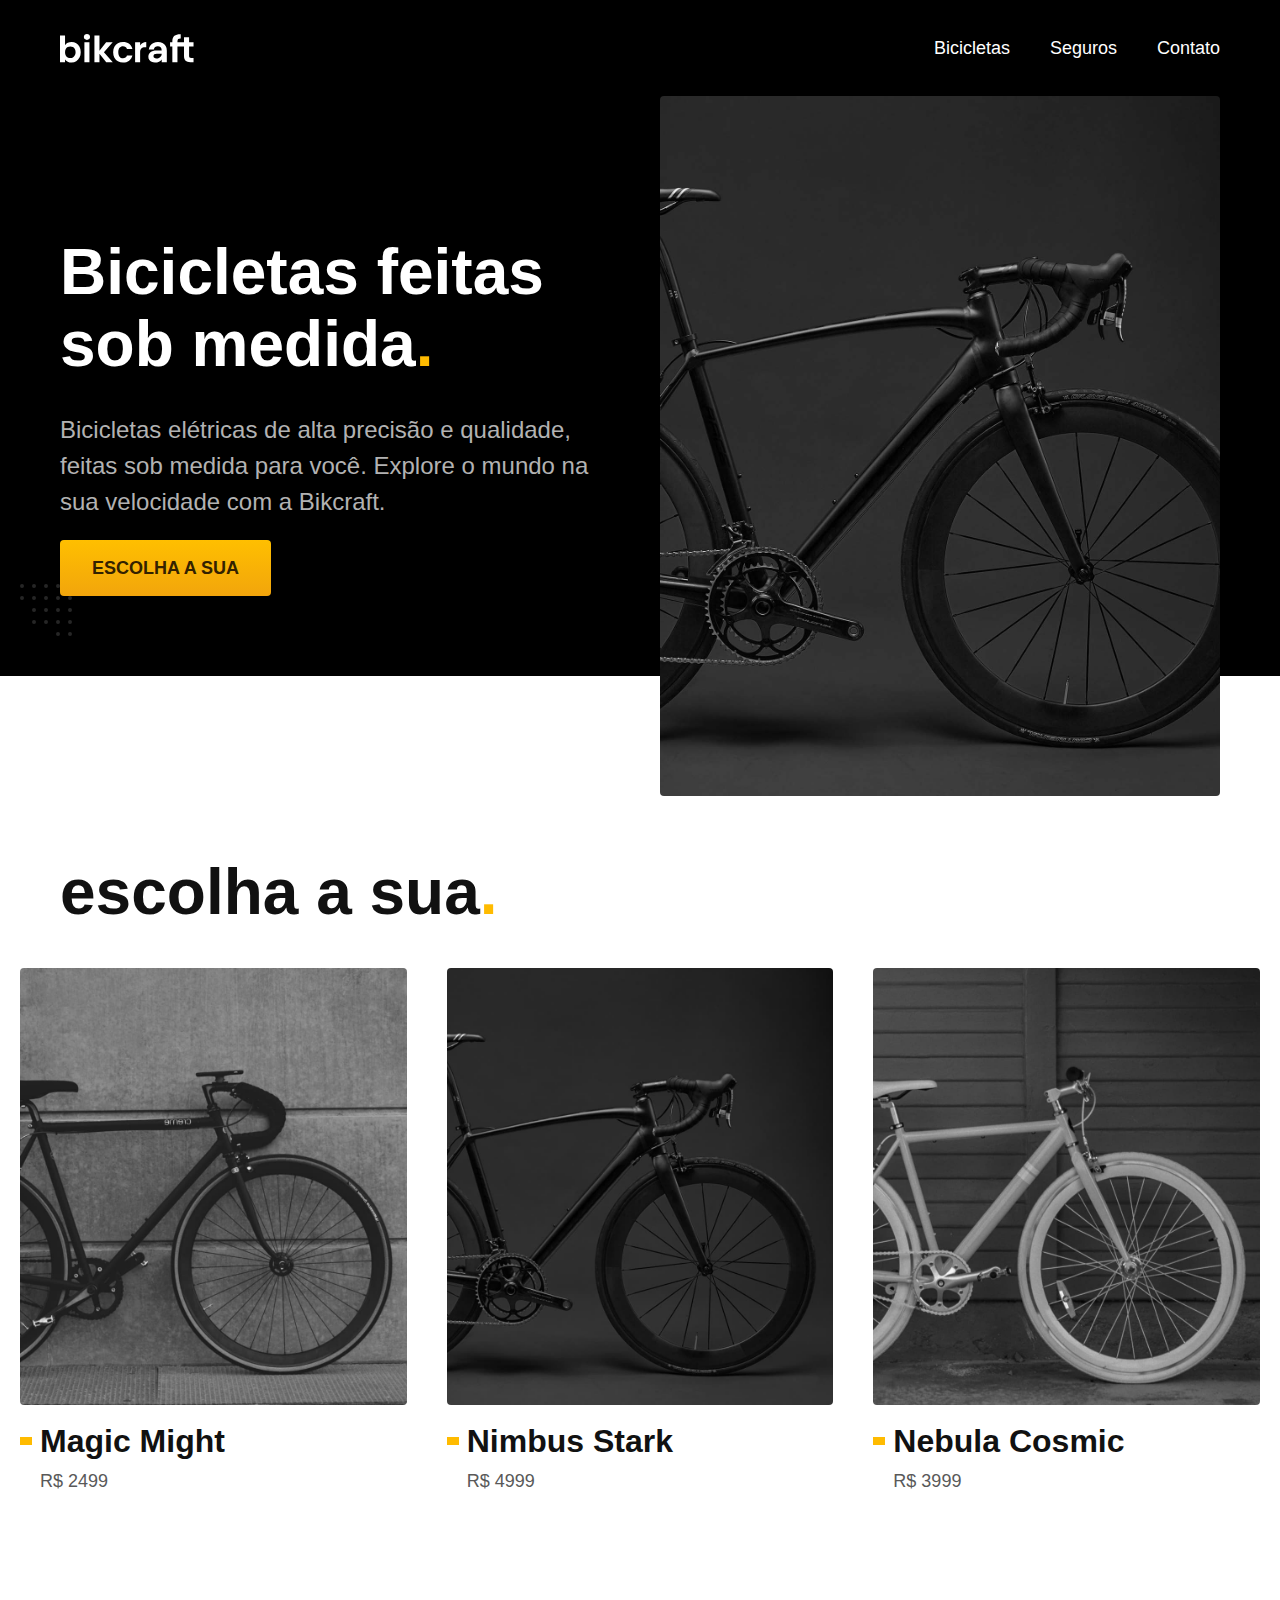
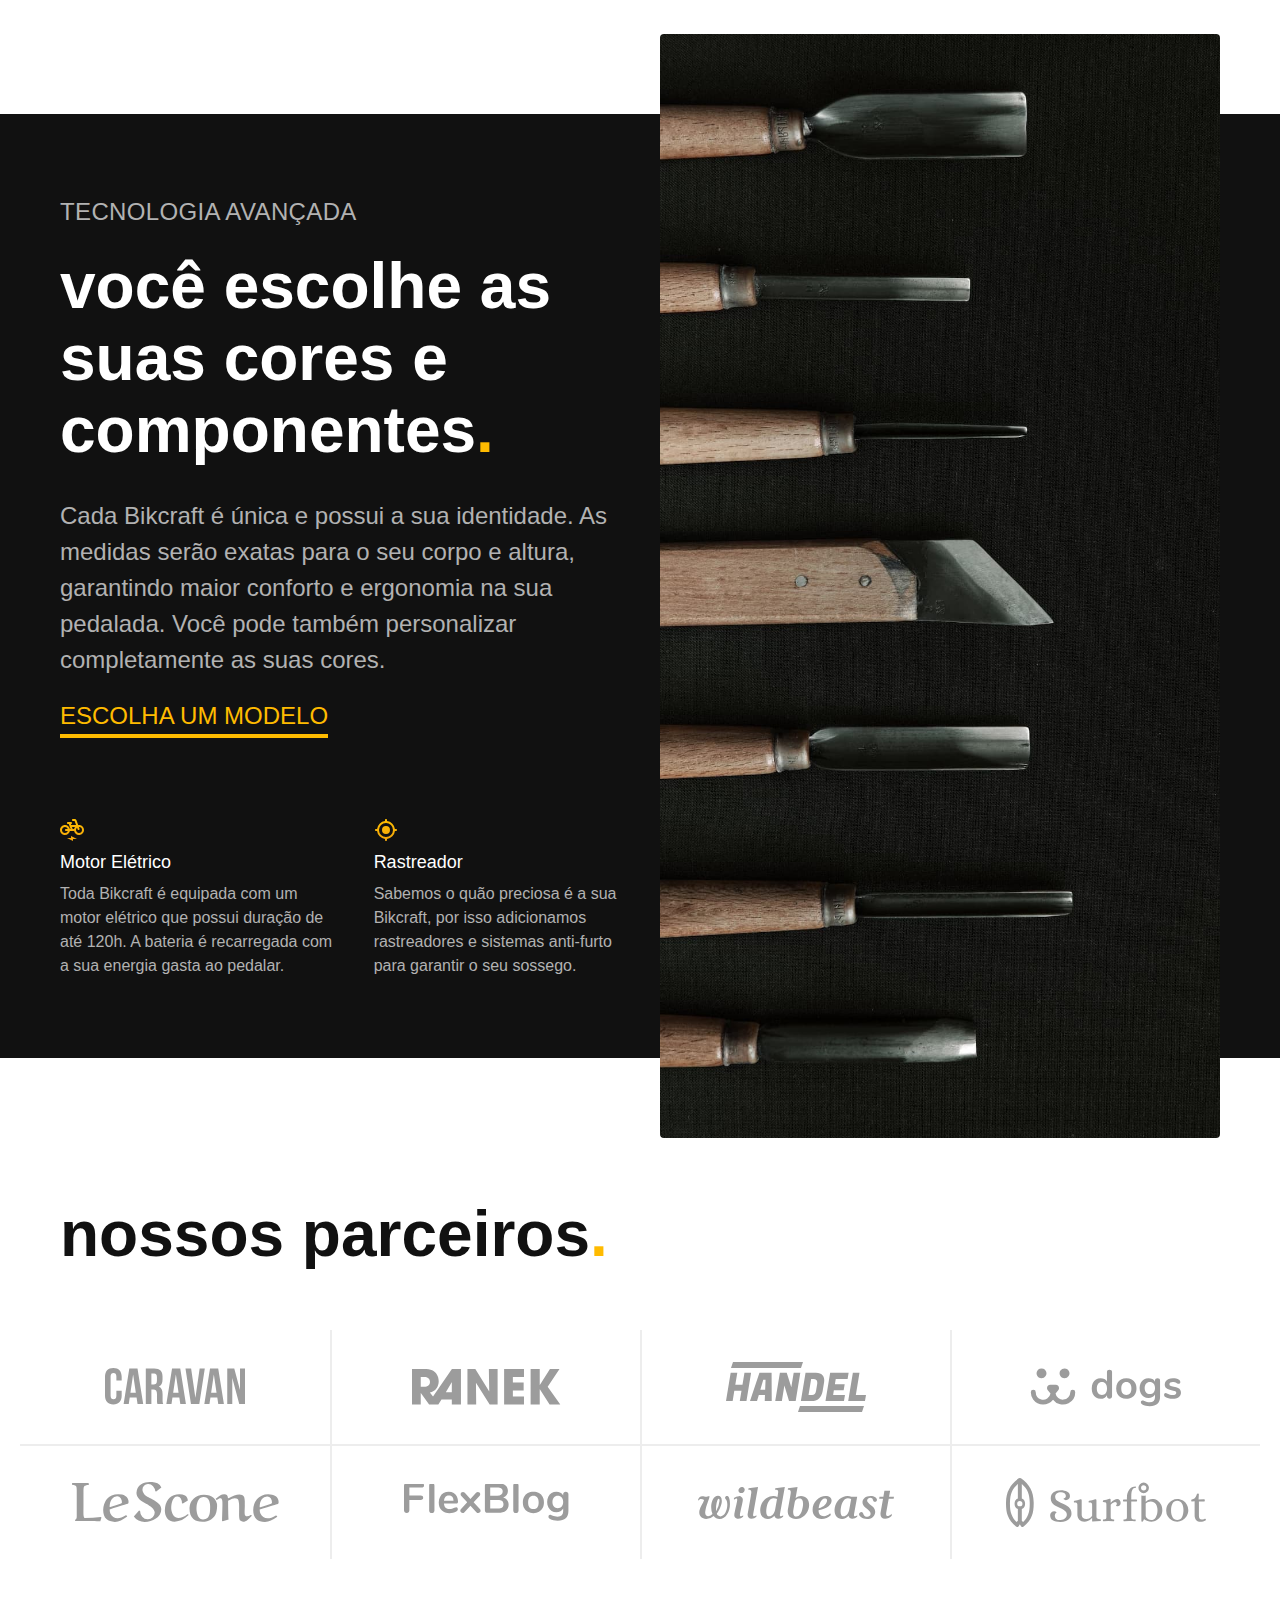
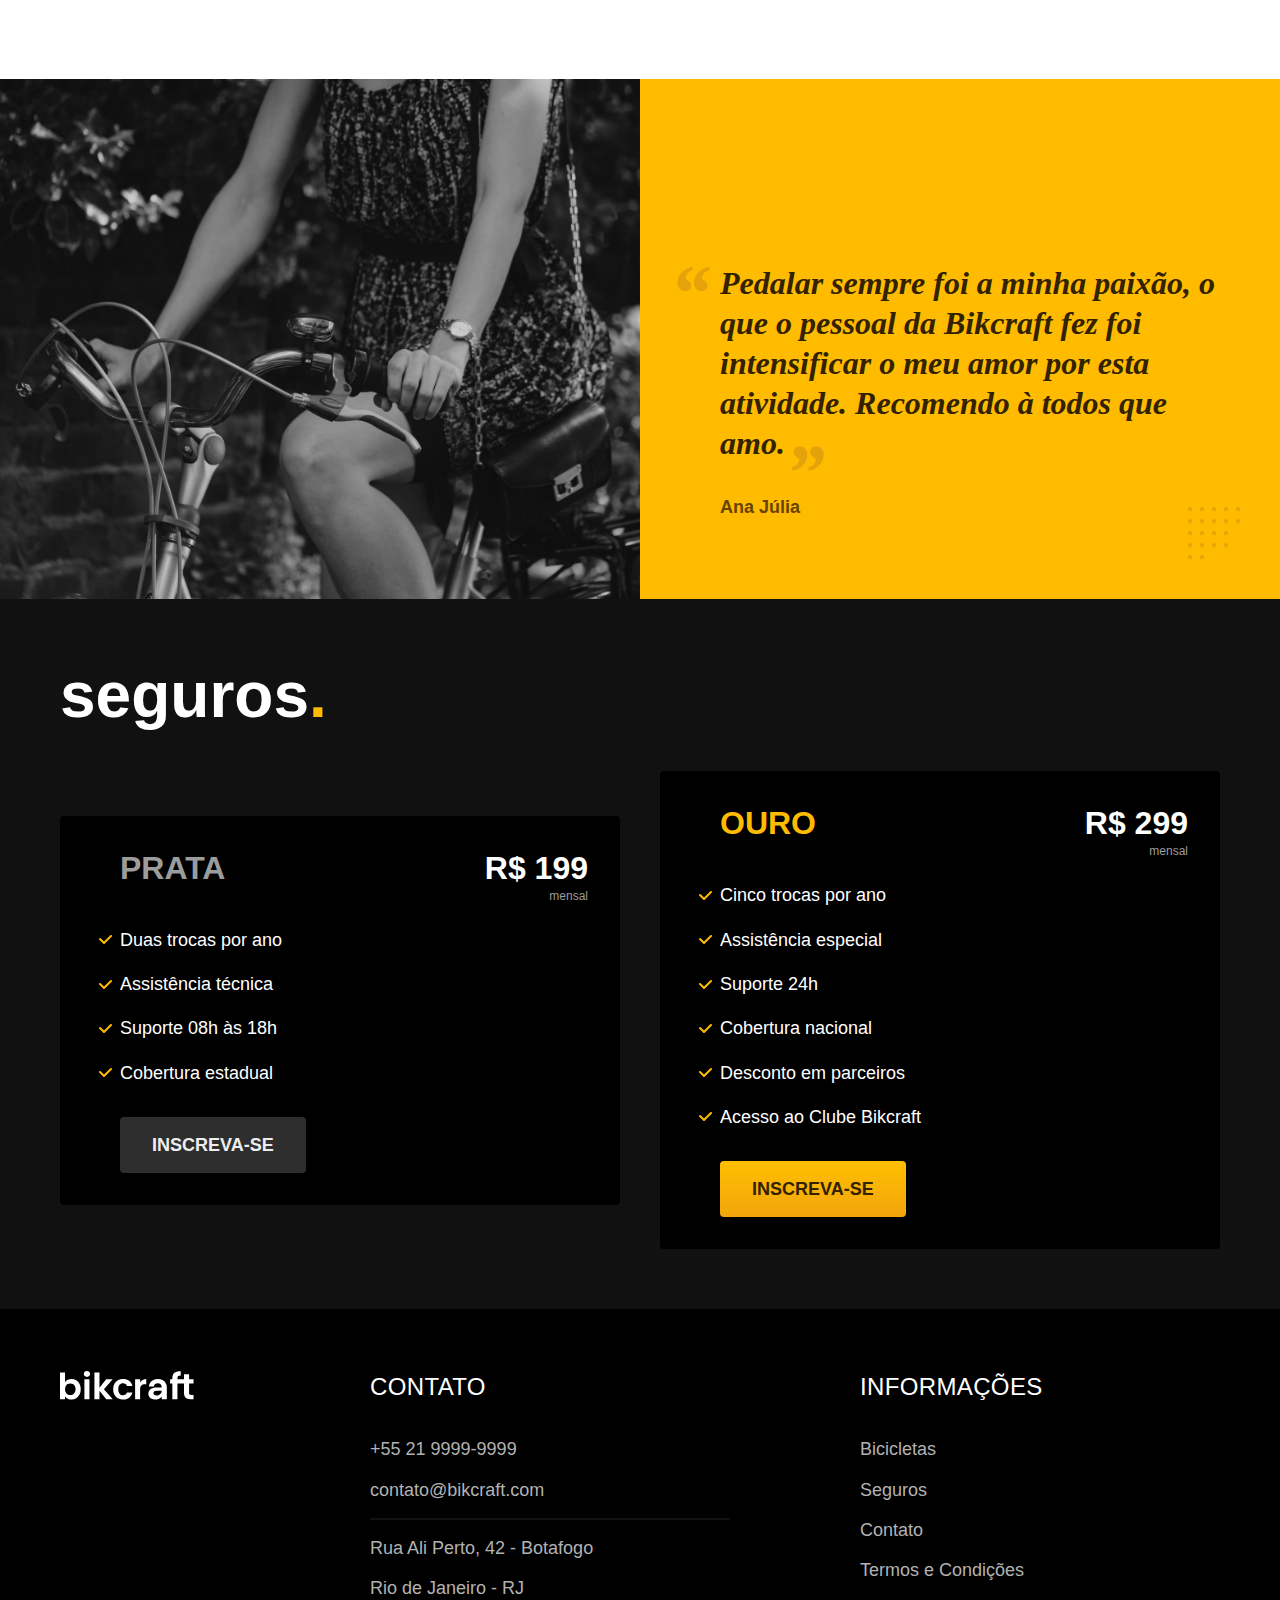
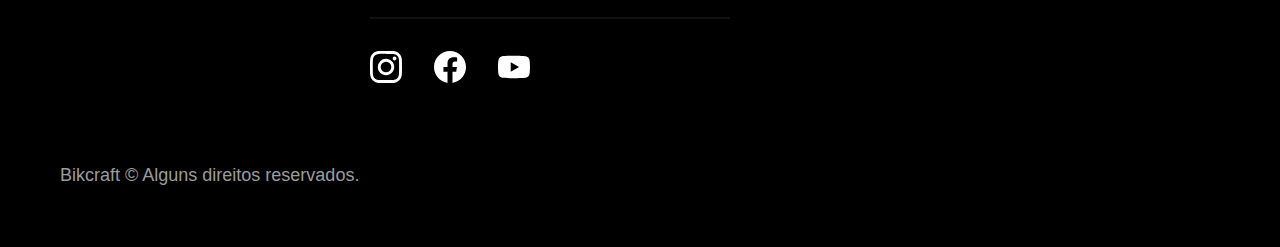
<file: index.html>
<!DOCTYPE html>
<html lang="pt-br">

<head>
  <meta charset="UTF-8">
  <meta name="viewport" content="width=device-width, initial-scale=1.0">

  <title>Bikcraft - Bicicletas Elétricas</title>
  <meta name="description" content="Bicicletas elétricas de alta precisão e qualidade, feitas sob medida para o cliente. Explore o mundo na sua velocidade com a Bikcraft.">

  <link rel="preload" href="./css/style.css" as="style">
  <link rel="stylesheet" href="./css/style.css">
</head>

<body>
  <header class="header-bg">
    <div class="header container">
      <a href="./">
        <img src="./img/bikcraft.svg" width="136" height="32" alt="Bikcraft">
      </a>

      <nav aria-label="primaria">
        <ul class="header-menu font-1-m cor-0">
          <li><a href="./bicicletas.html">Bicicletas</a></li>
          <li><a href="./seguros.html">Seguros</a></li>
          <li><a href="./contato.html">Contato</a></li>
        </ul>
      </nav>
    </div>
  </header>

  <main class="introducao-bg">
    <div class="introducao container">
      <div class="introducao-conteudo">
        <h1 class="font-1-xxl cor-0">Bicicletas feitas sob medida<span class="cor-p1">.</span></h1>
        <p class="font-2-l cor-5">Bicicletas elétricas de alta precisão e qualidade, feitas sob medida para você. Explore o mundo na sua velocidade com a Bikcraft.</p>
        <a class="botao" href="./bicicletas.html">Escolha a sua</a>
      </div>
      <picture>
        <source media="(max-width: 800px)" srcset="./img/bicicletas/nimbus.jpg">
        <img src="./img/fotos/introducao.jpg" width="1280" height="1600" alt="Bicicleta elétrica preta.">
      </picture>
    </div>
  </main>

  <article class="bicicletas-lista">
    <h2 class="container font-1-xxl">escolha a sua<span class="cor-p1">.</span></h2>

    <ul>
      <li>
        <a href="./bicicletas/magic.html">
          <img src="./img/bicicletas/magic-home.jpg" alt="Bicicleta preta" width="920" height="1040">
          <h3 class="font-1-xl">Magic Might</h3>
          <span class="font-2-m cor-8">R$ 2499</span>
        </a>
      </li>
      <li>
        <a href="./bicicletas/nimbus.html">
          <img src="./img/bicicletas/nimbus-home.jpg" alt="Bicicleta preta" width="920" height="1040">
          <h3 class="font-1-xl">Nimbus Stark</h3>
          <span class="font-2-m cor-8">R$ 4999</span>
        </a>
      </li>
      <li>
        <a href="./bicicletas/nebula.html">
          <img src="./img/bicicletas/nebula-home.jpg" alt="Bicicleta preta" width="920" height="1040">
          <h3 class="font-1-xl">Nebula Cosmic</h3>
          <span class="font-2-m cor-8">R$ 3999</span>
        </a>
      </li>
    </ul>
  </article>

  <article class="tecnologia-bg">
    <div class="tecnologia container">
      <div class="tecnologia-conteudo">
        <span class="font-2-l-b cor-5">Tecnologia Avançada</span>
        <h2 class="font-1-xxl cor-0">você escolhe as suas cores e componentes<span class="cor-p1">.</span></h2>
        <p class="font-2-l cor-5">Cada Bikcraft é única e possui a sua identidade. As medidas serão exatas para o seu corpo e altura, garantindo maior conforto e ergonomia na sua pedalada. Você pode também personalizar completamente as suas cores.</p>
        <a class="link" href="./bicicletas.html">Escolha um modelo</a>
        <div class="tecnologia-vantagens">
          <div>
            <img src="./img/icones/eletrica.svg" width="24" height="24" alt="">
            <h3 class="font-1-m cor-0">Motor Elétrico</h3>
            <p class="font-2-s cor-5">Toda Bikcraft é equipada com um motor elétrico que possui duração de até 120h. A bateria é recarregada com a sua energia gasta ao pedalar.</p>
          </div>
          <div>
            <img src="./img/icones/rastreador.svg" width="24" height="24" alt="">
            <h3 class="font-1-m cor-0">Rastreador</h3>
            <p class="font-2-s cor-5">Sabemos o quão preciosa é a sua Bikcraft, por isso adicionamos rastreadores e sistemas anti-furto para garantir o seu sossego.</p>
          </div>
        </div>
      </div>
      <div class="tecnologia-imagem">
        <img src="./img/fotos/tecnologia.jpg" width="1200" height="1920" alt="">
      </div>
    </div>
  </article>

  <section class="parceiros" aria-label="Nossos Parceiros">
    <h2 class="container font-1-xxl">nossos parceiros<span class="cor-p1">.</span></h2>

    <ul>
      <li><img src="./img/parceiros/caravan.svg" alt="Caravan" width="140" height="38"></li>
      <li><img src="./img/parceiros/ranek.svg" alt="Ranek" width="149" height="36"></li>
      <li><img src="./img/parceiros/handel.svg" alt="Handel" width="140" height="50"></li>
      <li><img src="./img/parceiros/dogs.svg" alt="Dogs" width="152" height="39"></li>
      <li><img src="./img/parceiros/lescone.svg" alt="LeScone" width="208" height="41"></li>
      <li><img src="./img/parceiros/flexblog.svg" alt="FlexBlog" width="165" height="38"></li>
      <li><img src="./img/parceiros/wildbeast.svg" alt="Wildbeast" width="196" height="34"></li>
      <li><img src="./img/parceiros/surfbot.svg" alt="Surfbot" width="200" height="49"></li>
    </ul>
  </section>

  <section class="depoimento" aria-label="Depoimento">
    <div>
      <img src="./img/fotos/depoimento.jpg" width="1560" height="1360" alt="Pessoa pedalando uma bicicleta Bikcraft">
    </div>
    <div class="depoimento-conteudo">
      <blockquote class="font-1-xl cor-p5">
        <p>Pedalar sempre foi a minha paixão, o que o pessoal da Bikcraft fez foi intensificar o meu amor por esta atividade. Recomendo à todos que amo.</p>
      </blockquote>
      <span class="font-1-m-b cor-p4">Ana Júlia</span>
    </div>
  </section>

  <article class="seguros-bg">
    <div class="seguros container">
      <h2 class="font-1-xxl cor-0">seguros<span class="cor-p1">.</span></h2>
      <div class="seguros-item">
        <h3 class="font-1-xl cor-6">PRATA</h3>
        <span class="font-1-xl cor-0">R$ 199 <span class="font-1-xs cor-6">mensal</span></span>
        <ul class="font-2-m cor-0">
          <li>Duas trocas por ano</li>
          <li>Assistência técnica</li>
          <li>Suporte 08h às 18h</li>
          <li>Cobertura estadual</li>
        </ul>
        <a class="botao secundario" href="./orcamento.html">Inscreva-se</a>
      </div>

      <div class="seguros-item">
        <h3 class="font-1-xl cor-p1">OURO</h3>
        <span class="font-1-xl cor-0">R$ 299 <span class="font-1-xs cor-6">mensal</span></span>
        <ul class="font-2-m cor-0">
          <li>Cinco trocas por ano</li>
          <li>Assistência especial</li>
          <li>Suporte 24h</li>
          <li>Cobertura nacional</li>
          <li>Desconto em parceiros</li>
          <li>Acesso ao Clube Bikcraft</li>
        </ul>
        <a class="botao" href="./orcamento.html">Inscreva-se</a>
      </div>
    </div>
  </article>

  <footer class="footer-bg">
    <div class="footer container">
      <img src="./img/bikcraft.svg" width="136" height="32" alt="Bikcraft">
      <div class="footer-contato">
        <h3 class="font-2-l-b cor-0">Contato</h3>
        <ul class="font-2-m cor-5">
          <li><a href="tel:+552199999999">+55 21 9999-9999</a></li>
          <li><a href="mailto:contato@bikcraft.com">contato@bikcraft.com</a></li>
          <li>Rua Ali Perto, 42 - Botafogo</li>
          <li>Rio de Janeiro - RJ</li>
        </ul>
        <div class="footer-redes">
          <a href="./">
            <img src="./img/redes/instagram.svg" width="32" height="32" alt="Instagram">
          </a>
          <a href="./">
            <img src="./img/redes/facebook.svg" width="32" height="32" alt="Facebook">
          </a>
          <a href="./">
            <img src="./img/redes/youtube.svg" width="32" height="32" alt="Youtube">
          </a>
        </div>
      </div>
      <div class="footer-informacoes">
        <h3 class="font-2-l-b cor-0">Informações</h3>
        <nav>
          <ul class="font-1-m cor-5">
            <li><a href="./bicicletas.html">Bicicletas</a></li>
            <li><a href="./seguros.html">Seguros</a></li>
            <li><a href="./contato.html">Contato</a></li>
            <li><a href="./termos.html">Termos e Condições</a></li>
          </ul>
        </nav>
      </div>
      <p class="footer-copy font-2-m cor-6">Bikcraft © Alguns direitos reservados.</p>
    </div>
  </footer>
</body>

</html>
</file>
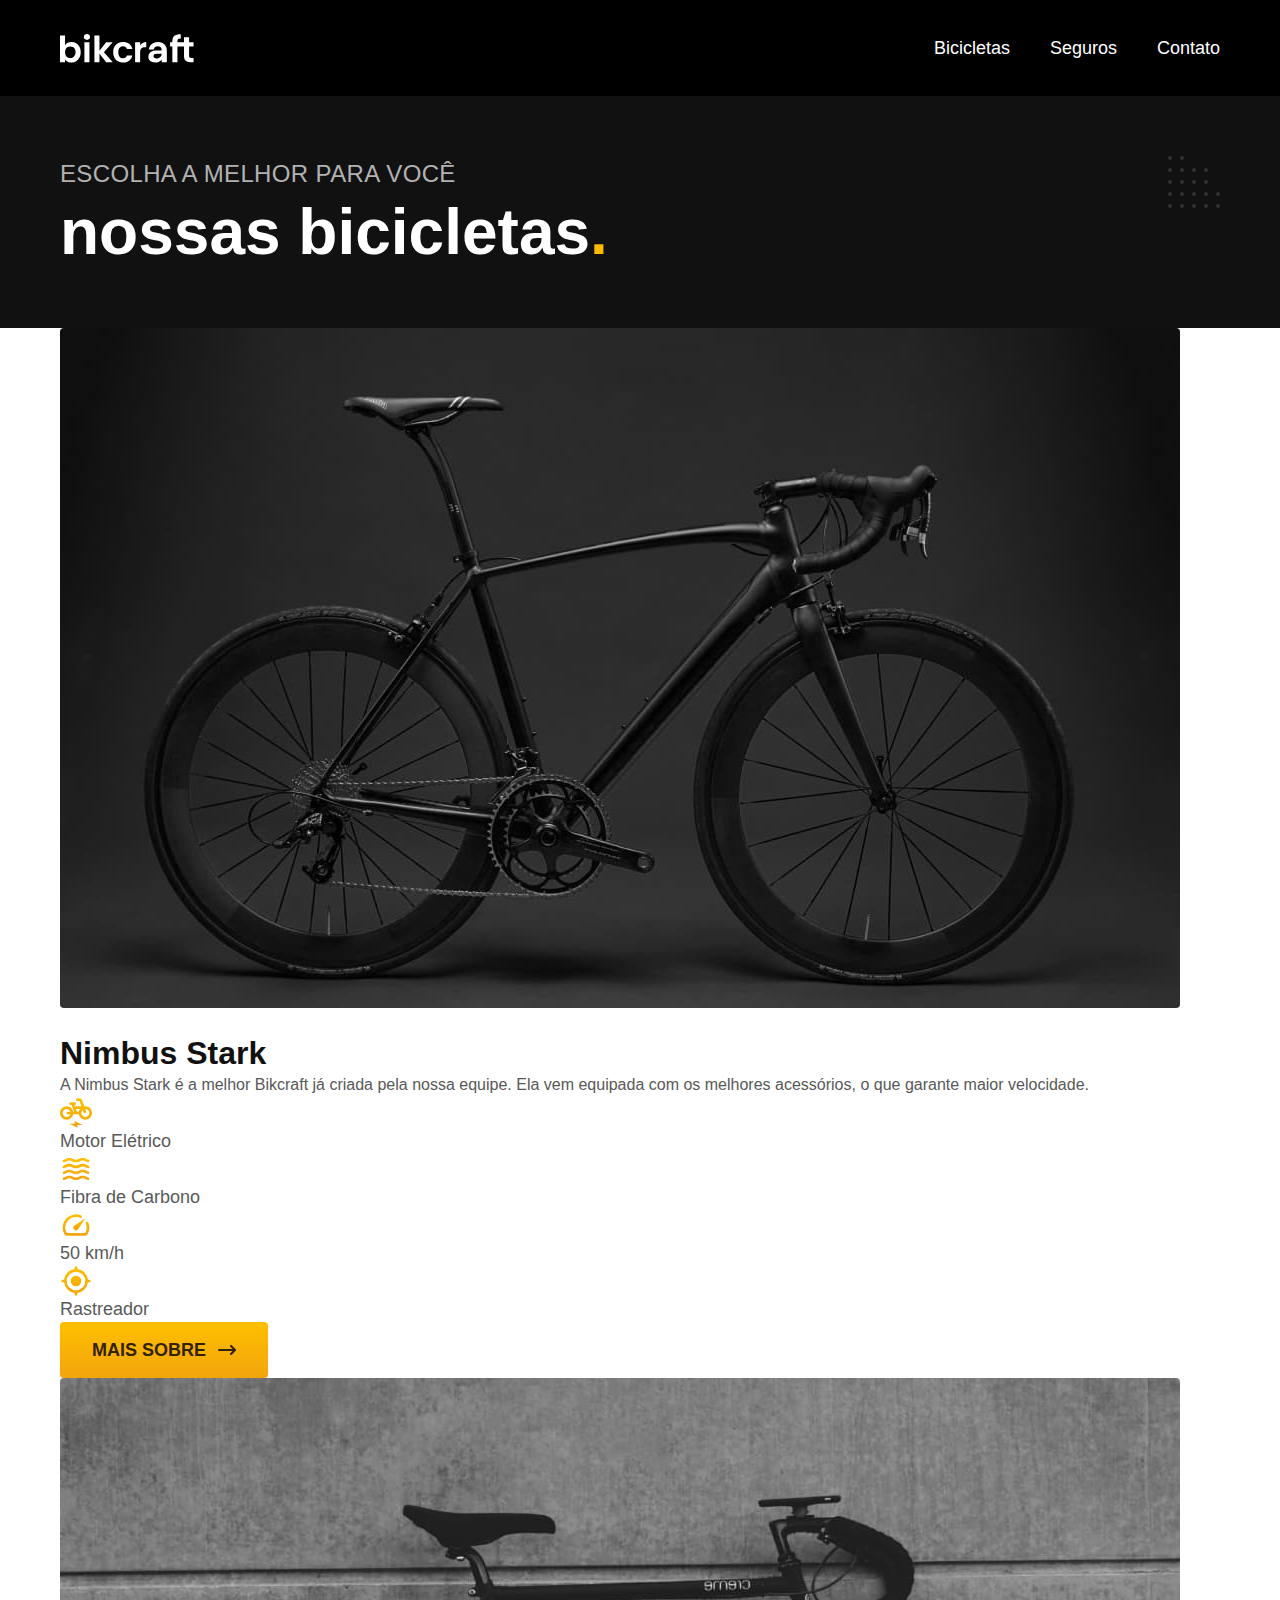
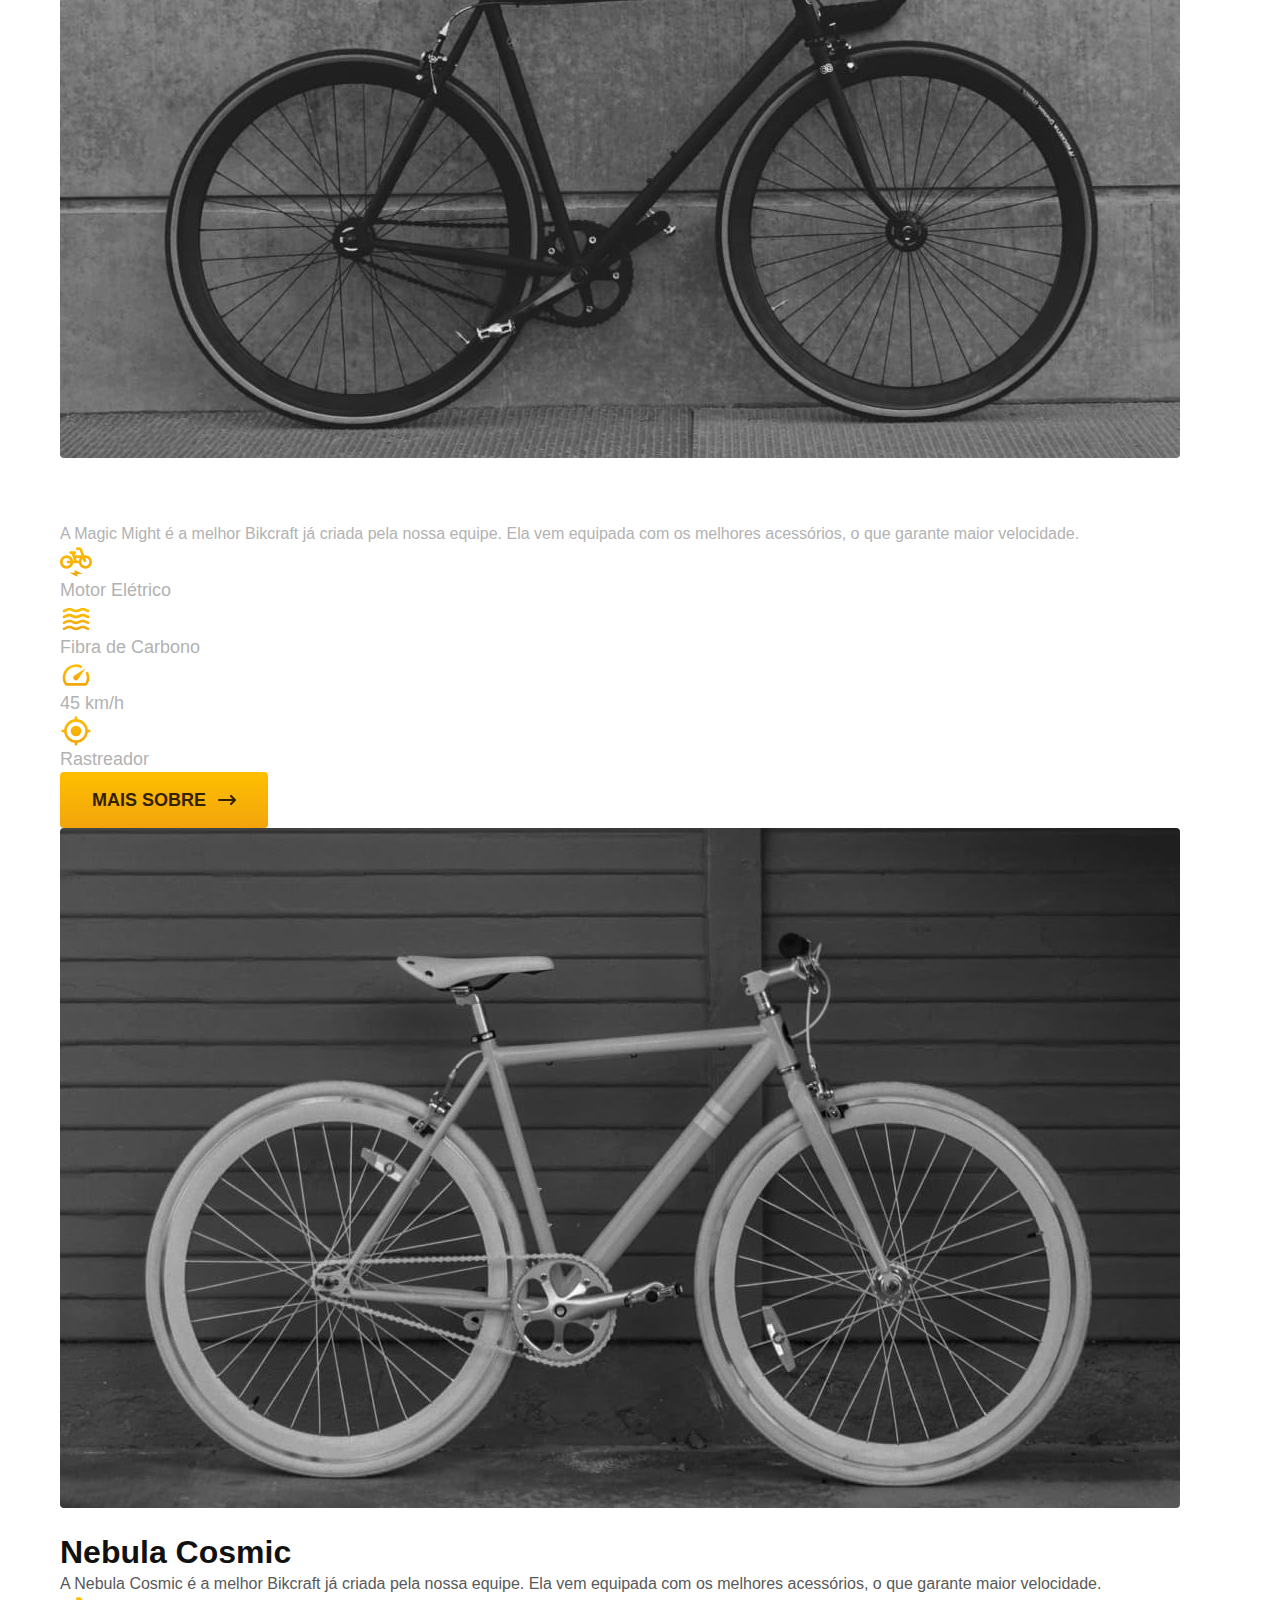
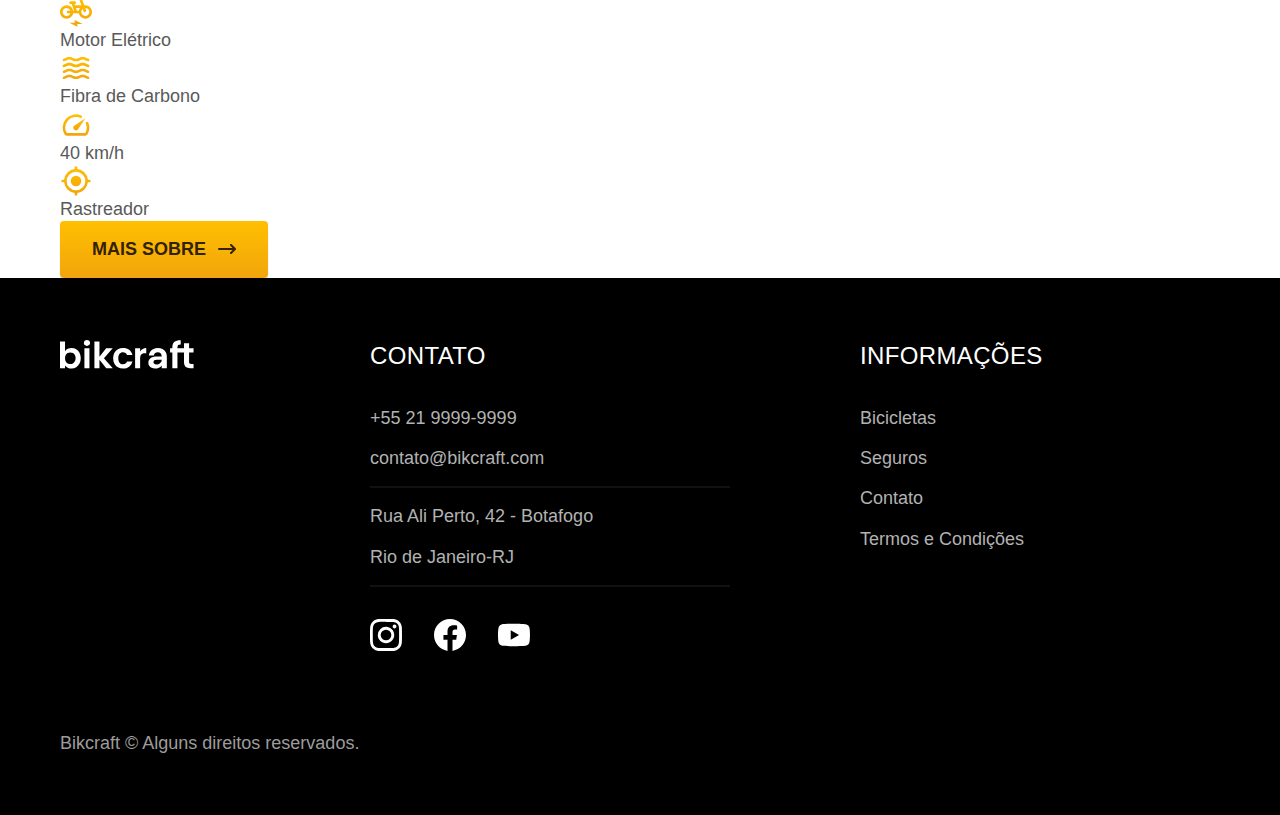
<file: bicicletas.html>
<!DOCTYPE html>
<html lang="pt-br">

<head>
    <meta charset="UTF-8">
    <meta http-equiv="X-UA-Compatible" content="IE=edge">
    <meta name="viewport" content="width=device-width, initial-scale=1.0">
    <link rel="preload" href="./css/style.css" as="style">
    <link rel="stylesheet" href="./css/style.css">
    <title>Bicicletas | Bikcraft</title>
    <meta name="description" content="Bicicletas.">

</head>

<body id="bicicletas">
    <header class="header-bg">
        <div class="header container">
            <a href="./">
                <img src="./img/bikcraft.svg" alt="Bikcraft">
            </a>
            <nav aria-label="primaria">
                <ul class="header-menu font-1-m cor-0">
                    <li><a href="./bicicletas.html">Bicicletas</a></li>
                    <li><a href="./seguros.html">Seguros</a></li>
                    <li><a href="./contato.html">Contato</a></li>
                </ul>
            </nav>
        </div>
    </header>

    <main>
        <div class="titulo-bg">
            <div class="titulo container">
                <p class="font-2-l-b cor-5">ESCOLHA A MELHOR PARA VOCÊ</p>
                <h1 class="font-1-xxl cor-0">nossas bicicletas<span class="cor-p1">.</span></h1>
            </div>
        </div>

        <div class="bicicletas container">
            <div class="bicicletas-imagem">
                <img src="./img/bicicletas/nimbus.jpg" alt="Bicicleta preta">
                <span class="font-2-m cor-0">R$ 4999</span>
            </div>
            <div class="bicicletas-conteudo">
                <h2 class="font-1-xl">Nimbus Stark</h2>
                <p class="font-2-s cor-8">A Nimbus Stark é a melhor Bikcraft já criada pela nossa equipe. Ela vem equipada com os melhores acessórios, o que garante maior velocidade.</p>
                <ul class="font-1-m cor-8">
                    <li>
                        <img src="./img/icones/eletrica.svg" alt="">
                        Motor Elétrico
                    </li>
                    <li>
                        <img src="./img/icones/carbono.svg" alt="">
                        Fibra de Carbono
                    </li>
                    <li>
                        <img src="./img/icones/velocidade.svg" alt="">
                        50 km/h
                    </li>
                    <li>
                        <img src="./img/icones/rastreador.svg" alt="">
                        Rastreador
                    </li>
                </ul>
                <a class="botao seta" href="./bicicletas/nimbus.html">Mais Sobre</a>
            </div>
        </div>


        <div class="bicicletas-bg">
            <div class="bicicletas container">
                <div class="bicicletas-imagem">
                    <img src="./img/bicicletas/magic.jpg" alt="Bicicleta preta">
                    <span class="font-2-m cor-0">R$ 2499</span>
                </div>
                <div class="bicicletas-conteudo">
                    <h2 class="font-1-xl cor-0">Magic Might</h2>
                    <p class="font-2-s cor-5">A Magic Might é a melhor Bikcraft já criada pela nossa equipe. Ela vem equipada com os melhores acessórios, o que garante maior velocidade.</p>
                    <ul class="font-1-m cor-5">
                        <li>
                            <img src="./img/icones/eletrica.svg" alt="">
                            Motor Elétrico
                        </li>
                        <li>
                            <img src="./img/icones/carbono.svg" alt="">
                            Fibra de Carbono
                        </li>
                        <li>
                            <img src="./img/icones/velocidade.svg" alt="">
                            45 km/h
                        </li>
                        <li>
                            <img src="./img/icones/rastreador.svg" alt="">
                            Rastreador
                        </li>
                    </ul>
                    <a class="botao seta" href="./bicicletas/magic.html">Mais Sobre</a>
                </div>
            </div>
        </div>


        <div class="bicicletas container">
            <div class="bicicletas-imagem">
                <img src="./img/bicicletas/nebula.jpg" alt="Bicicleta preta">
                <span class="font-2-m cor-0">R$ 3999</span>
            </div>
            <div class="bicicletas-conteudo">
                <h2 class="font-1-xl">Nebula Cosmic</h2>
                <p class="font-2-s cor-8">A Nebula Cosmic é a melhor Bikcraft já criada pela nossa equipe. Ela vem equipada com os melhores acessórios, o que garante maior velocidade.</p>
                <ul class="font-1-m cor-8">
                    <li>
                        <img src="./img/icones/eletrica.svg" alt="">
                        Motor Elétrico
                    </li>
                    <li>
                        <img src="./img/icones/carbono.svg" alt="">
                        Fibra de Carbono
                    </li>
                    <li>
                        <img src="./img/icones/velocidade.svg" alt="">
                        40 km/h
                    </li>
                    <li>
                        <img src="./img/icones/rastreador.svg" alt="">
                        Rastreador
                    </li>
                </ul>
                <a class="botao seta" href="./bicicletas/nebula.html">Mais Sobre</a>
            </div>
        </div>


    </main>

    <footer class="footer-bg">
        <div class="footer container">
            <img src="./img/bikcraft.svg" alt="">
            <div class="footer-contato">
                <h3 class="font-2-l-b cor-0">Contato</h3>
                <ul class="font-2-m cor-5">
                    <li><a href="tel:+552199999999">+55 21 9999-9999</a></li>
                    <li><a href="mailto:contato@bikcraft.com">contato@bikcraft.com</a></li>
                    <li>Rua Ali Perto, 42 - Botafogo</li>
                    <li>Rio de Janeiro-RJ</li>
                </ul>
                <div class="footer-redes">
                    <a href="./">
                        <img src="./img/redes/instagram.svg" alt="Instagram">
                    </a>
                    <a href="./">
                        <img src="./img/redes/facebook.svg" alt="Facebook">
                    </a>
                    <a href="./">
                        <img src="./img/redes/youtube.svg" alt="Youtube">
                    </a>
                </div>
            </div>
            <div class="footer-informacoes">
                <h3 class="font-2-l-b cor-0">Informações</h3>
                <nav>
                    <ul class="font-1-m cor-5">
                        <li><a href="./bicicletas.html">Bicicletas</a></li>
                        <li><a href="./seguros.html">Seguros</a></li>
                        <li><a href="./contato.html">Contato</a></li>
                        <li><a href="./termos.html">Termos e Condições</a></li>
                    </ul>
                </nav>
            </div>
            <p class="footer-copy font-2-m cor-6">Bikcraft © Alguns direitos reservados.</p>
        </div>
    </footer>

</body>

</html>
</file>
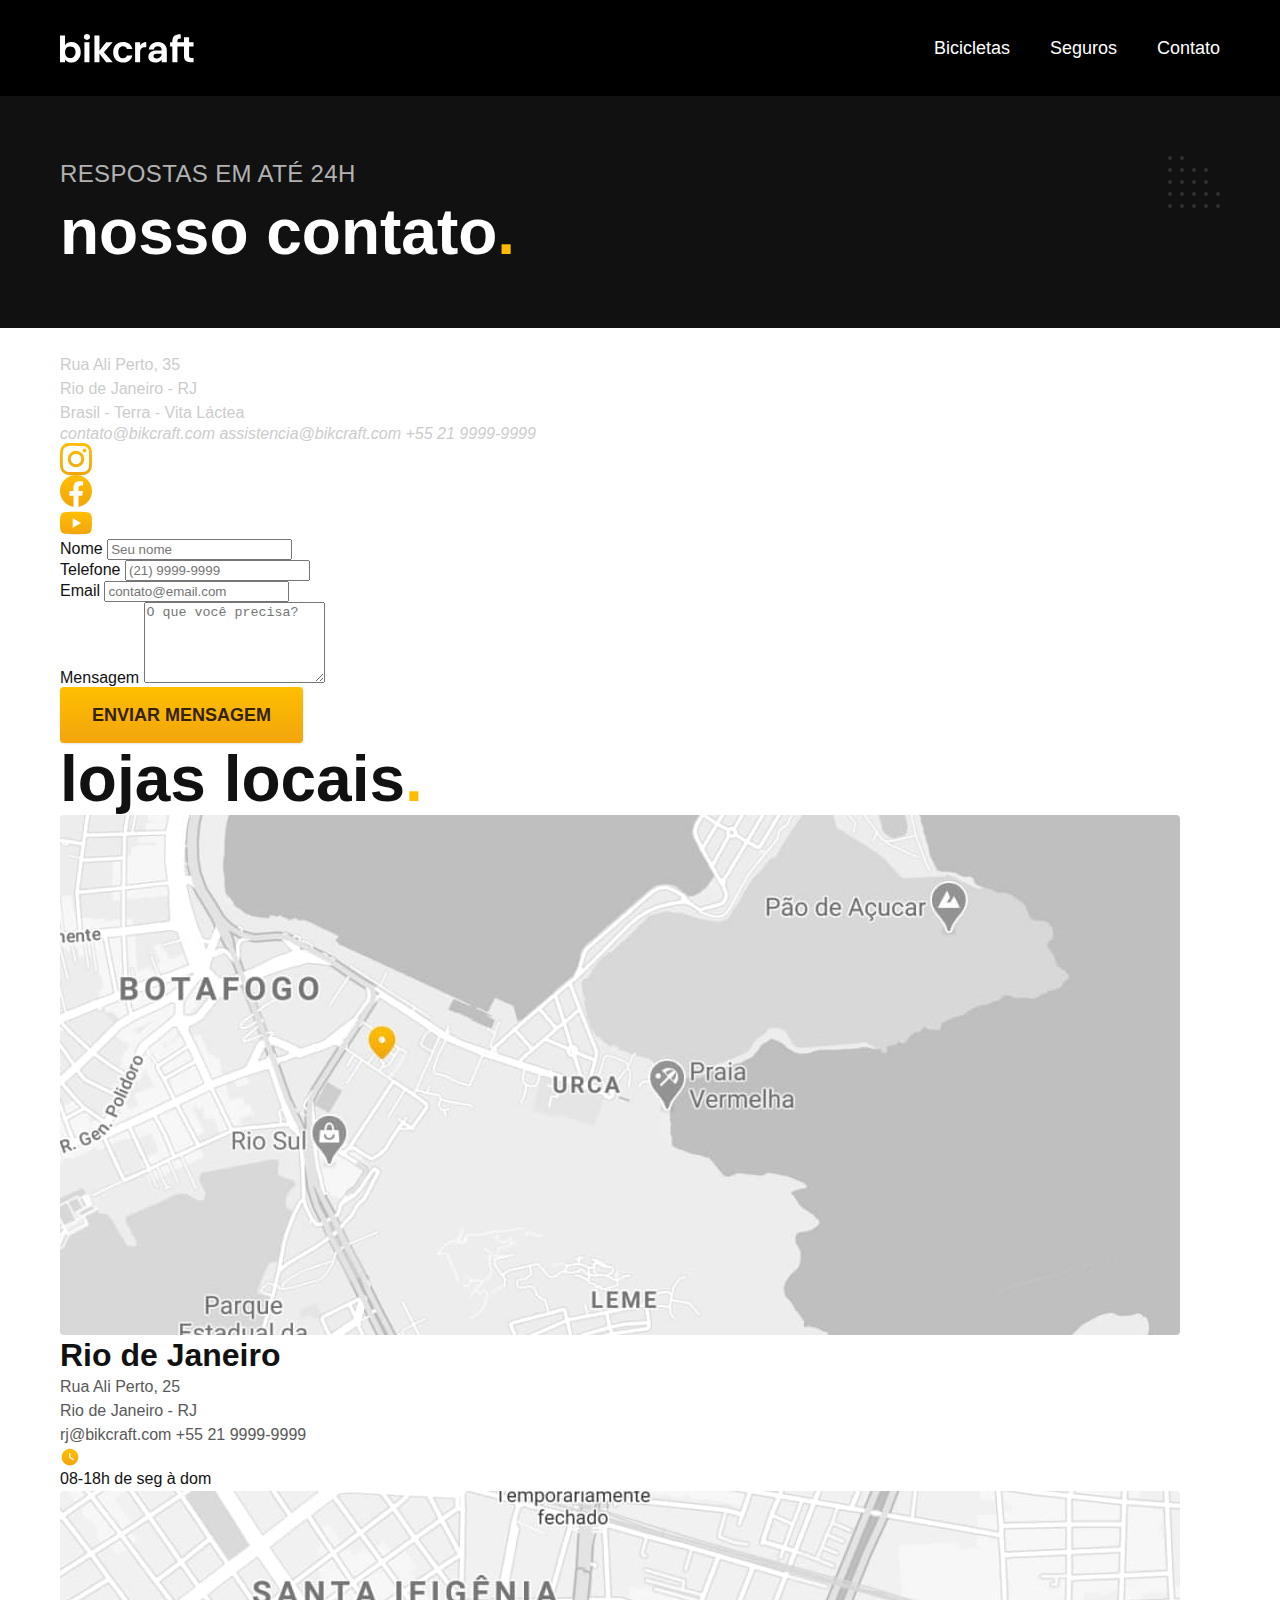
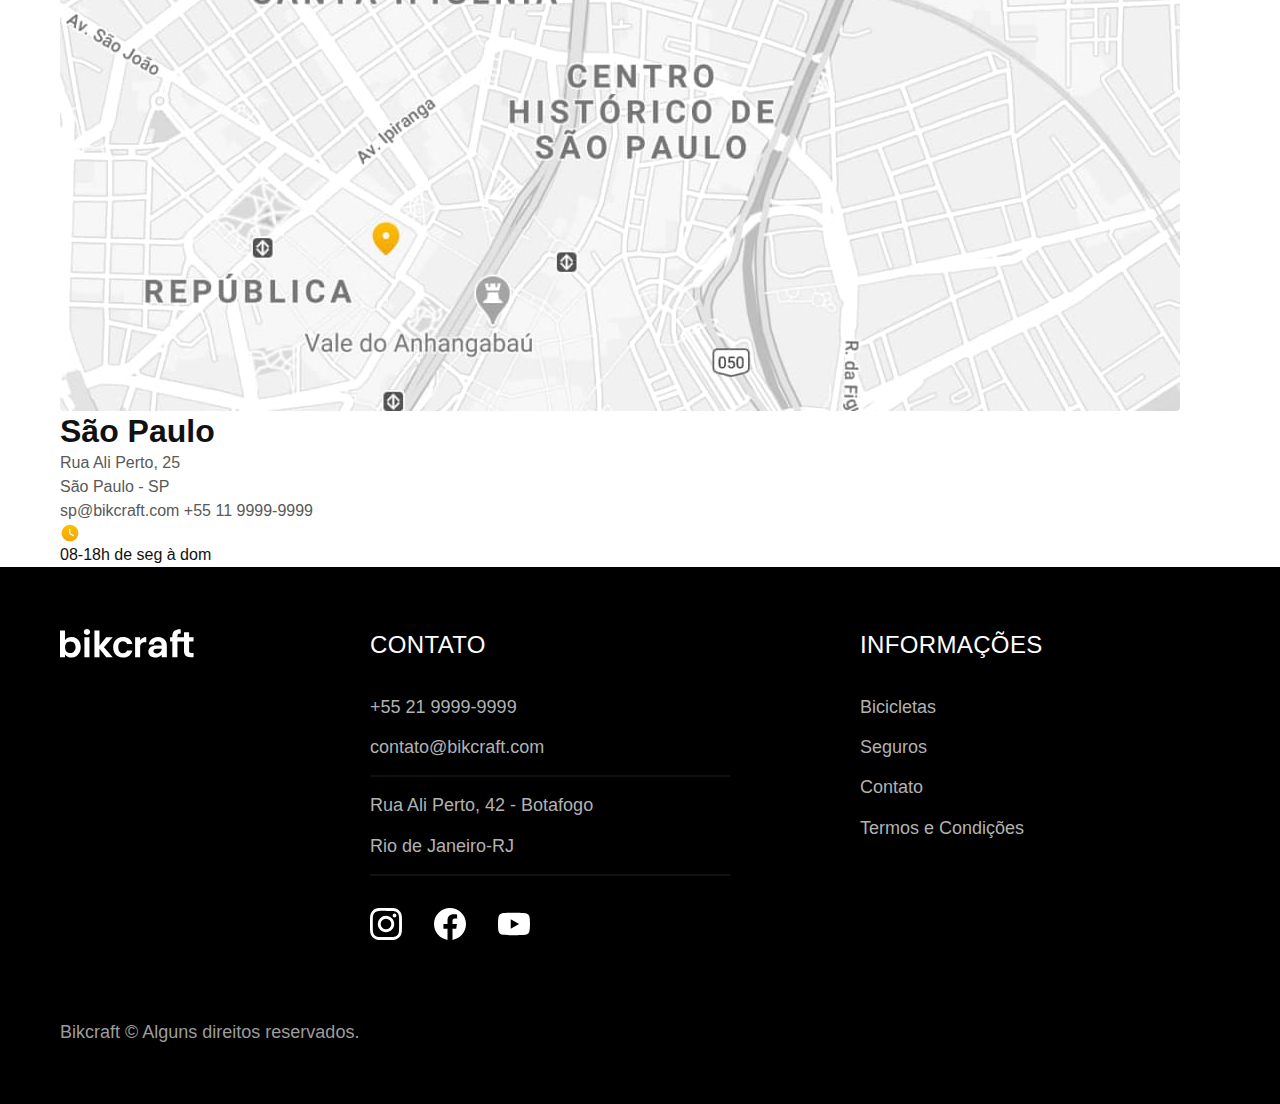
<file: contato.html>
<!DOCTYPE html>
<html lang="pt-br">

<head>
    <meta charset="UTF-8">
    <meta http-equiv="X-UA-Compatible" content="IE=edge">
    <meta name="viewport" content="width=device-width, initial-scale=1.0">
    <link rel="preload" href="./css/style.css" as="style">
    <link rel="stylesheet" href="./css/style.css">
    <title>Contato | Bikcraft</title>
    <meta name="description" content="Contato.">

</head>

<body id="contato">
    <header class="header-bg">
        <div class="header container">
            <a href="./">
                <img src="./img/bikcraft.svg" alt="Bikcraft">
            </a>
            <nav aria-label="primaria">
                <ul class="header-menu font-1-m cor-0">
                    <li><a href="./bicicletas.html">Bicicletas</a></li>
                    <li><a href="./seguros.html">Seguros</a></li>
                    <li><a href="./contato.html">Contato</a></li>
                </ul>
            </nav>
        </div>
    </header>

    <main>
        <div class="titulo-bg">
            <div class="titulo container">
                <p class="font-2-l-b cor-5">Respostas em até 24h</p>
                <h1 class="font-1-xxl cor-0">nosso contato<span class="cor-p1">.</span></h1>
            </div>
        </div>

        <div class="contato container">
            <section class="contato-dados" aria-label="Endereço">
                <h2 class="font-1-m cor-0">Loja Online</h2>
                <div class="contato-endereco font-2-s cor-4">
                    <p>Rua Ali Perto, 35</p>
                    <p>Rio de Janeiro - RJ</p>
                    <p>Brasil - Terra - Vita Láctea</p>
                </div>
                <address class="contato-meios font2-s cor-4">
                    <a href="mailto:contato@bikcraft.com">contato@bikcraft.com</a>
                    <a href="mailto:assistencia@bikcraft.com">assistencia@bikcraft.com</a>
                    <a href="tel:+552199999999">+55 21 9999-9999</a>
                </address>
                <div class="contato-redes">
                    <a href="./">
                        <img src="./img/redes/instagram-p.svg" alt="Instagram">
                    </a>
                    <a href="./">
                        <img src="./img/redes/facebook-p.svg" alt="Facebook">
                    </a>
                    <a href="./">
                        <img src="./img/redes/youtube-p.svg" alt="Youtube">
                    </a>
                </div>
            </section>
            <section class="contato-formulario" aria-label="Formulário">
                <form class="form" action="./contato.html">
                    <div>
                        <label for="nome">Nome</label>
                        <input type="text" id="nome" name="nome" placeholder="Seu nome">
                    </div>
                    <div>
                        <label for="telefone">Telefone</label>
                        <input type="text" id="telefone" name="telefone" placeholder="(21) 9999-9999">
                    </div>
                    <div class="col-2">
                        <label for="email">Email</label>
                        <input type="email" id="email" name="email" placeholder="contato@email.com">
                    </div>
                    <div class="col-2">
                        <label for="mensagem">Mensagem</label>
                        <textarea rows="5" id="mensagem" name="mensagem" placeholder="O que você precisa?"></textarea>
                    </div>
                    <button class="botao col-2">Enviar Mensagem</button>
                </form>
            </section>
        </div>
    </main>

    <article class="lojas container">
        <h2 class="font-1-xxl">lojas locais<span class="cor-p1">.</span></h2>
        <div class="lojas-item">
            <img src="./img/lojas/rj.jpg" alt="mapa marcando o endereço em Rua Ali Perto, 25 - Rio de Janeiro - RJ">
            <div class="lojas-conteudo">
                <h3 class="font-1-xl">Rio de Janeiro</h3>
                <div class="lojas-dados font-2-s cor-8">
                    <p>Rua Ali Perto, 25</p>
                    <p>Rio de Janeiro - RJ</p>
                </div>
                <div class="lojas-dados font-2-s cor-8">
                    <a href="mailto:rj@bikcraft.com">rj@bikcraft.com</a>
                    <a href="tel:+552199999999">+55 21 9999-9999</a>
                </div>
                <p class="lojas-tempo font-1-s"><img src="./img/icones/horario.svg" alt=""> 08-18h de seg à dom</p>
            </div>
        </div>

        <div class="lojas-item">
            <img src="./img/lojas/sp.jpg" alt="mapa marcando o endereço em Rua Ali Perto, 25 - São Paulo - SP">
            <div class="lojas-conteudo">
                <h3 class="font-1-xl">São Paulo</h3>

                <div class="lojas-dados font-2-s cor-8">
                    <p>Rua Ali Perto, 25</p>
                    <p>São Paulo - SP</p>
                </div>
                <div class="lojas-dados font-2-s cor-8">
                    <a href="mailto:sp@bikcraft.com">sp@bikcraft.com</a>
                    <a href="tel:+552199999999">+55 11 9999-9999</a>
                </div>
                <p class="lojas-tempo font-1-s"><img src="./img/icones/horario.svg" alt=""> 08-18h de seg à dom</p>
            </div>
        </div>
    </article>

    <footer class="footer-bg">
        <div class="footer container">
            <img src="./img/bikcraft.svg" alt="">
            <div class="footer-contato">
                <h3 class="font-2-l-b cor-0">Contato</h3>
                <ul class="font-2-m cor-5">
                    <li><a href="tel:+552199999999">+55 21 9999-9999</a></li>
                    <li><a href="mailto:contato@bikcraft.com">contato@bikcraft.com</a></li>
                    <li>Rua Ali Perto, 42 - Botafogo</li>
                    <li>Rio de Janeiro-RJ</li>
                </ul>
                <div class="footer-redes">
                    <a href="./">
                        <img src="./img/redes/instagram.svg" alt="Instagram">
                    </a>
                    <a href="./">
                        <img src="./img/redes/facebook.svg" alt="Facebook">
                    </a>
                    <a href="./">
                        <img src="./img/redes/youtube.svg" alt="Youtube">
                    </a>
                </div>
            </div>
            <div class="footer-informacoes">
                <h3 class="font-2-l-b cor-0">Informações</h3>
                <nav>
                    <ul class="font-1-m cor-5">
                        <li><a href="./bicicletas.html">Bicicletas</a></li>
                        <li><a href="./seguros.html">Seguros</a></li>
                        <li><a href="./contato.html">Contato</a></li>
                        <li><a href="./termos.html">Termos e Condições</a></li>
                    </ul>
                </nav>
            </div>
            <p class="footer-copy font-2-m cor-6">Bikcraft © Alguns direitos reservados.</p>
        </div>
    </footer>

</body>

</html>
</file>
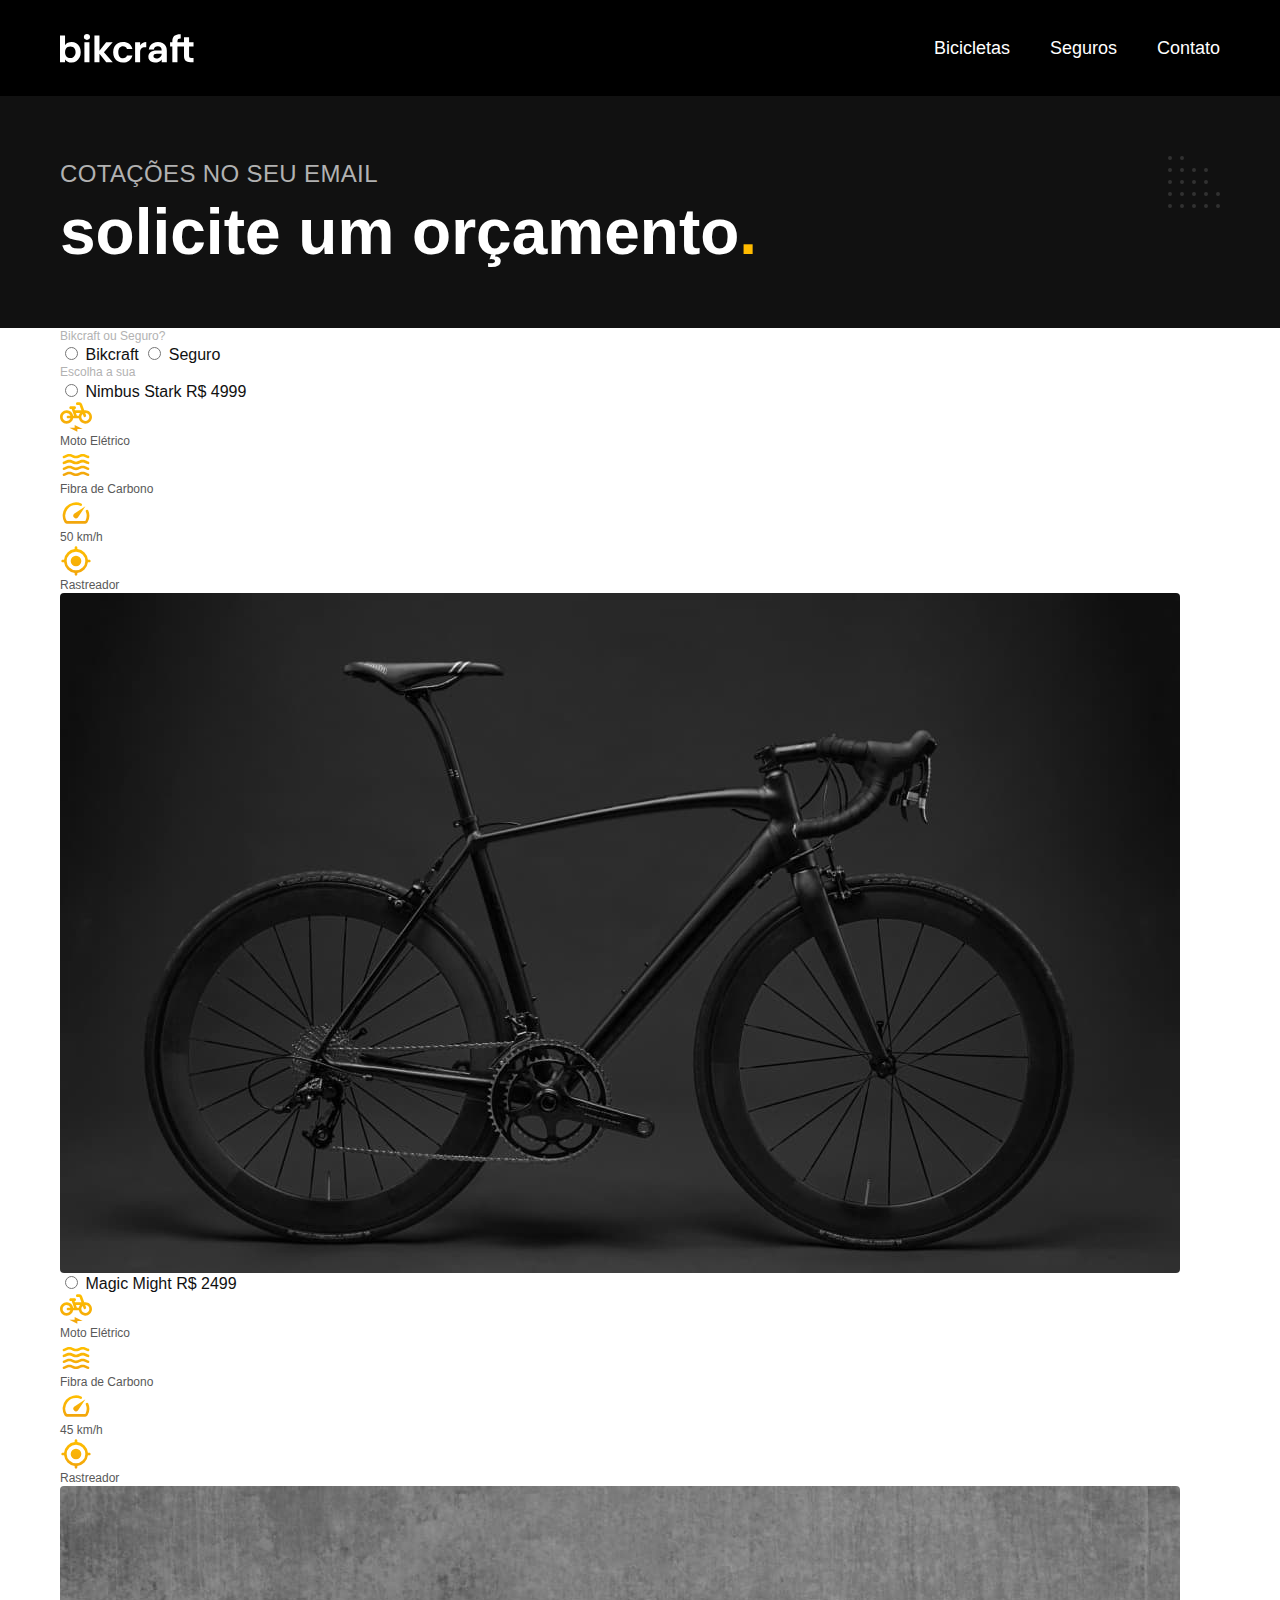
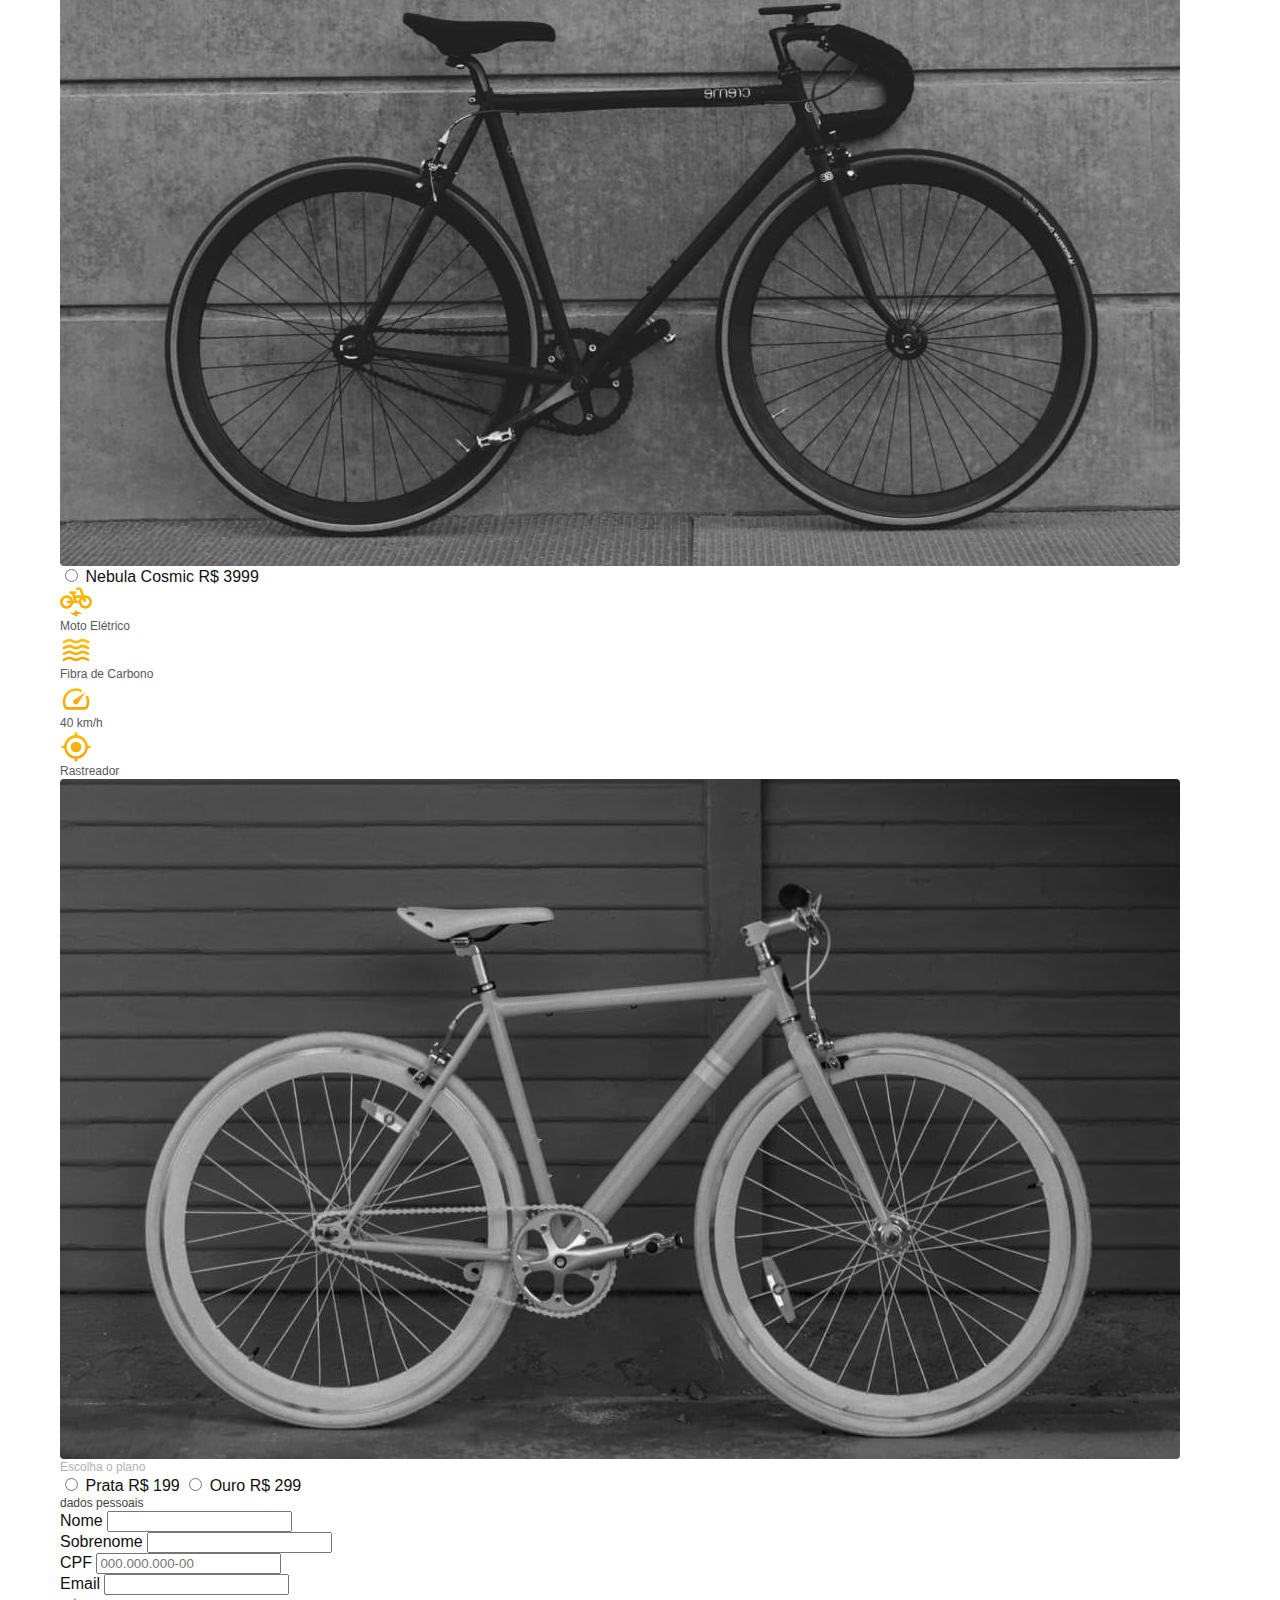
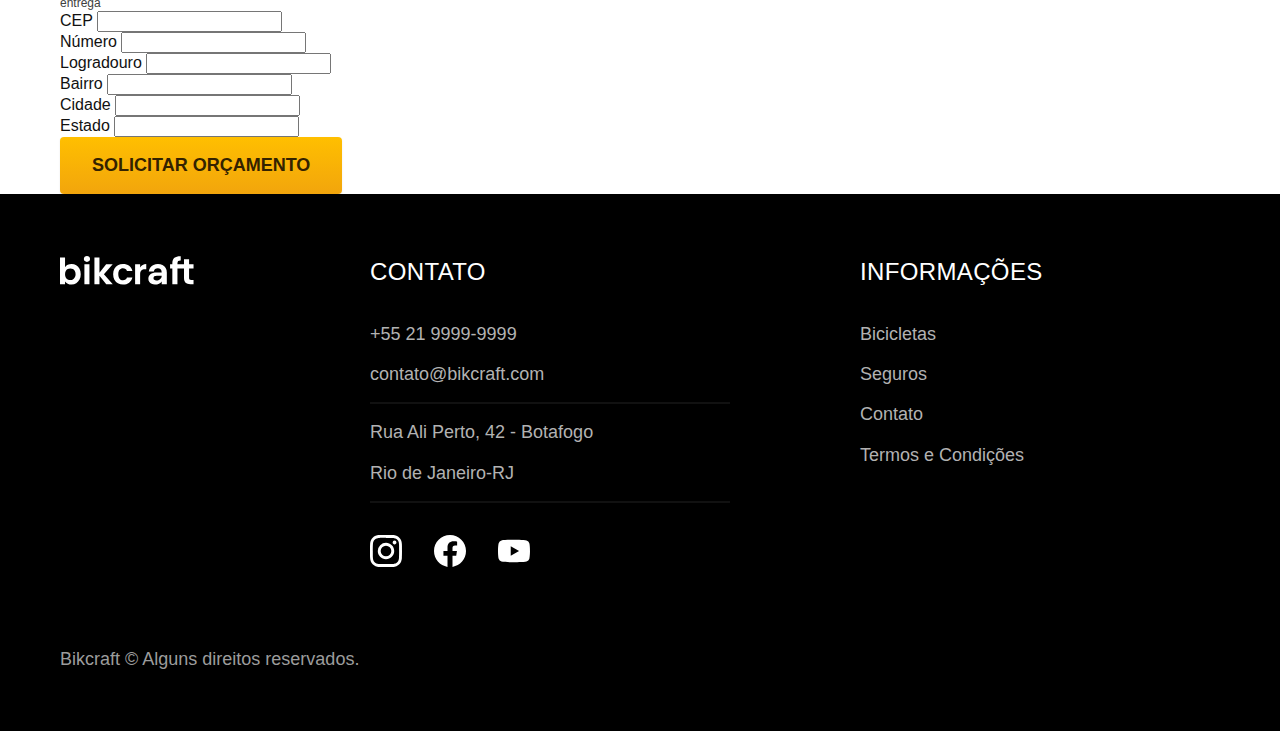
<file: orcamento.html>
<!DOCTYPE html>
<html lang="pt-br">

<head>
    <meta charset="UTF-8">
    <meta http-equiv="X-UA-Compatible" content="IE=edge">
    <meta name="viewport" content="width=device-width, initial-scale=1.0">
    <link rel="preload" href="./css/style.css" as="style">
    <link rel="stylesheet" href="./css/style.css">
    <title>Orçamento | Bikcraft</title>
    <meta name="description" content="Orçamento.">

</head>

<body id="orcamento">
    <header class="header-bg">
        <div class="header container">
            <a href="./">
                <img src="./img/bikcraft.svg" alt="Bikcraft">
            </a>
            <nav aria-label="primaria">
                <ul class="header-menu font-1-m cor-0">
                    <li><a href="./bicicletas.html">Bicicletas</a></li>
                    <li><a href="./seguros.html">Seguros</a></li>
                    <li><a href="./contato.html">Contato</a></li>
                </ul>
            </nav>
        </div>
    </header>

    <main>
        <div class="titulo-bg">
            <div class="titulo container">
                <p class="font-2-l-b cor-5">Cotações no seu email</p>
                <h1 class="font-1-xxl cor-0">solicite um orçamento<span class="cor-p1">.</span></h1>
            </div>
        </div>

        <form class="orcamento container" action="./">
            <div class="orcamento-produto">
                <h2 class="font-1-xs cor-5">Bikcraft ou Seguro?</h2>

                <input type="radio" name="tipo" value="bikcraft" id="bikcraft">
                <label for="bikcraft">Bikcraft</label>

                <input type="radio" name="tipo" value="seguro" id="seguro">
                <label for="seguro">Seguro</label>

                <div class="orcamento-conteudo" id="orcamento-bikcraft">
                    <h2 class="font-1-xs cor-5">Escolha a sua</h2>

                    <input type="radio" name="produto" value="nimbus" id="nimbus">
                    <label for="nimbus">Nimbus Stark <span>R$ 4999</span></label>
                    <div class="orcamento-detalhes">
                        <ul class="font-1-xs cor-8">
                            <li>
                                <img src="./img/icones/eletrica.svg" alt="">Moto Elétrico
                            </li>
                            <li>
                                <img src="./img/icones/carbono.svg" alt="">Fibra de Carbono
                            </li>
                            <li>
                                <img src="./img/icones/velocidade.svg" alt="">50 km/h
                            </li>
                            <li>
                                <img src="./img/icones/rastreador.svg" alt="">Rastreador
                            </li>
                        </ul>
                        <img src="./img/bicicletas/nimbus.jpg" alt="Bicicleta preta">
                    </div>

                    <input type="radio" name="produto" value="magic" id="magic">
                    <label for="magic">Magic Might <span>R$ 2499</span></label>
                    <div class="orcamento-detalhes">
                        <ul class="font-1-xs cor-8">
                            <li>
                                <img src="./img/icones/eletrica.svg" alt="">Moto Elétrico
                            </li>
                            <li>
                                <img src="./img/icones/carbono.svg" alt="">Fibra de Carbono
                            </li>
                            <li>
                                <img src="./img/icones/velocidade.svg" alt="">45 km/h
                            </li>
                            <li>
                                <img src="./img/icones/rastreador.svg" alt="">Rastreador
                            </li>
                        </ul>
                        <img src="./img/bicicletas/magic.jpg" alt="Bicicleta preta">
                    </div>

                    <input type="radio" name="produto" value="nebula" id="nebula">
                    <label for="nebula">Nebula Cosmic <span>R$ 3999</span></label>
                    <div class="orcamento-detalhes">
                        <ul class="font-1-xs cor-8">
                            <li>
                                <img src="./img/icones/eletrica.svg" alt="">Moto Elétrico
                            </li>
                            <li>
                                <img src="./img/icones/carbono.svg" alt="">Fibra de Carbono
                            </li>
                            <li>
                                <img src="./img/icones/velocidade.svg" alt="">40 km/h
                            </li>
                            <li>
                                <img src="./img/icones/rastreador.svg" alt="">Rastreador
                            </li>
                        </ul>
                        <img src="./img/bicicletas/nebula.jpg" alt="Bicicleta branca">
                    </div>

                </div>

                <div class="orcamento-conteudo" id="orcamento-seguro">
                    <h2 class="font-1-xs cor-5">Escolha o plano</h2>

                    <input type="radio" name="produto" value="prata" id="prata">
                    <label for="prata">Prata <span>R$ 199</span></label>
                    <input type="radio" name="produto" value="ouro" id="ouro">
                    <label for="ouro">Ouro <span>R$ 299</span></label>
                </div>

            </div>
            <div class="orcamento-dados form">
                <h2 class="font-1-xs cor-9 col-2">dados pessoais</h2>
                <div>
                    <label for="nome">Nome</label>
                    <input type="text" id="nome" name="nome">
                </div>
                <div>
                    <label for="sobrenome">Sobrenome</label>
                    <input type="text" id="sobrenome" name="sobrenome">
                </div>
                <div class="col-2">
                    <label for="cpf">CPF</label>
                    <input type="text" id="cpf" name="cpf" placeholder="000.000.000-00">
                </div>
                <div class="col-2">
                    <label for="email">Email</label>
                    <input type="email" id="email" name="email">
                </div>
                <h2 class="font-1-xs cor-9 col-2">entrega</h2>
                <div>
                    <label for="cep">CEP</label>
                    <input type="text" id="cep" name="cep">
                </div>
                <div>
                    <label for="numero">Número</label>
                    <input type="text" id="numero" name="numero">
                </div>
                <div>
                    <label for="logradouro">Logradouro</label>
                    <input type="text" id="logradouro" name="logradouro">
                </div>
                <div>
                    <label for="bairro">Bairro</label>
                    <input type="text" id="bairro" name="bairro">
                </div>
                <div>
                    <label for="cidade">Cidade</label>
                    <input type="text" id="cidade" name="cidade">
                </div>
                <div>
                    <label for="estado">Estado</label>
                    <input type="text" id="estado" name="estado">
                </div>
                <button class="botao col-2">Solicitar Orçamento</button>
            </div>
        </form>

    </main>

    <footer class="footer-bg">
        <div class="footer container">
            <img src="./img/bikcraft.svg" alt="">
            <div class="footer-contato">
                <h3 class="font-2-l-b cor-0">Contato</h3>
                <ul class="font-2-m cor-5">
                    <li><a href="tel:+552199999999">+55 21 9999-9999</a></li>
                    <li><a href="mailto:contato@bikcraft.com">contato@bikcraft.com</a></li>
                    <li>Rua Ali Perto, 42 - Botafogo</li>
                    <li>Rio de Janeiro-RJ</li>
                </ul>
                <div class="footer-redes">
                    <a href="./">
                        <img src="./img/redes/instagram.svg" alt="Instagram">
                    </a>
                    <a href="./">
                        <img src="./img/redes/facebook.svg" alt="Facebook">
                    </a>
                    <a href="./">
                        <img src="./img/redes/youtube.svg" alt="Youtube">
                    </a>
                </div>
            </div>
            <div class="footer-informacoes">
                <h3 class="font-2-l-b cor-0">Informações</h3>
                <nav>
                    <ul class="font-1-m cor-5">
                        <li><a href="./bicicletas.html">Bicicletas</a></li>
                        <li><a href="./seguros.html">Seguros</a></li>
                        <li><a href="./contato.html">Contato</a></li>
                        <li><a href="./termos.html">Termos e Condições</a></li>
                    </ul>
                </nav>
            </div>
            <p class="footer-copy font-2-m cor-6">Bikcraft © Alguns direitos reservados.</p>
        </div>
    </footer>

</body>

</html>
</file>
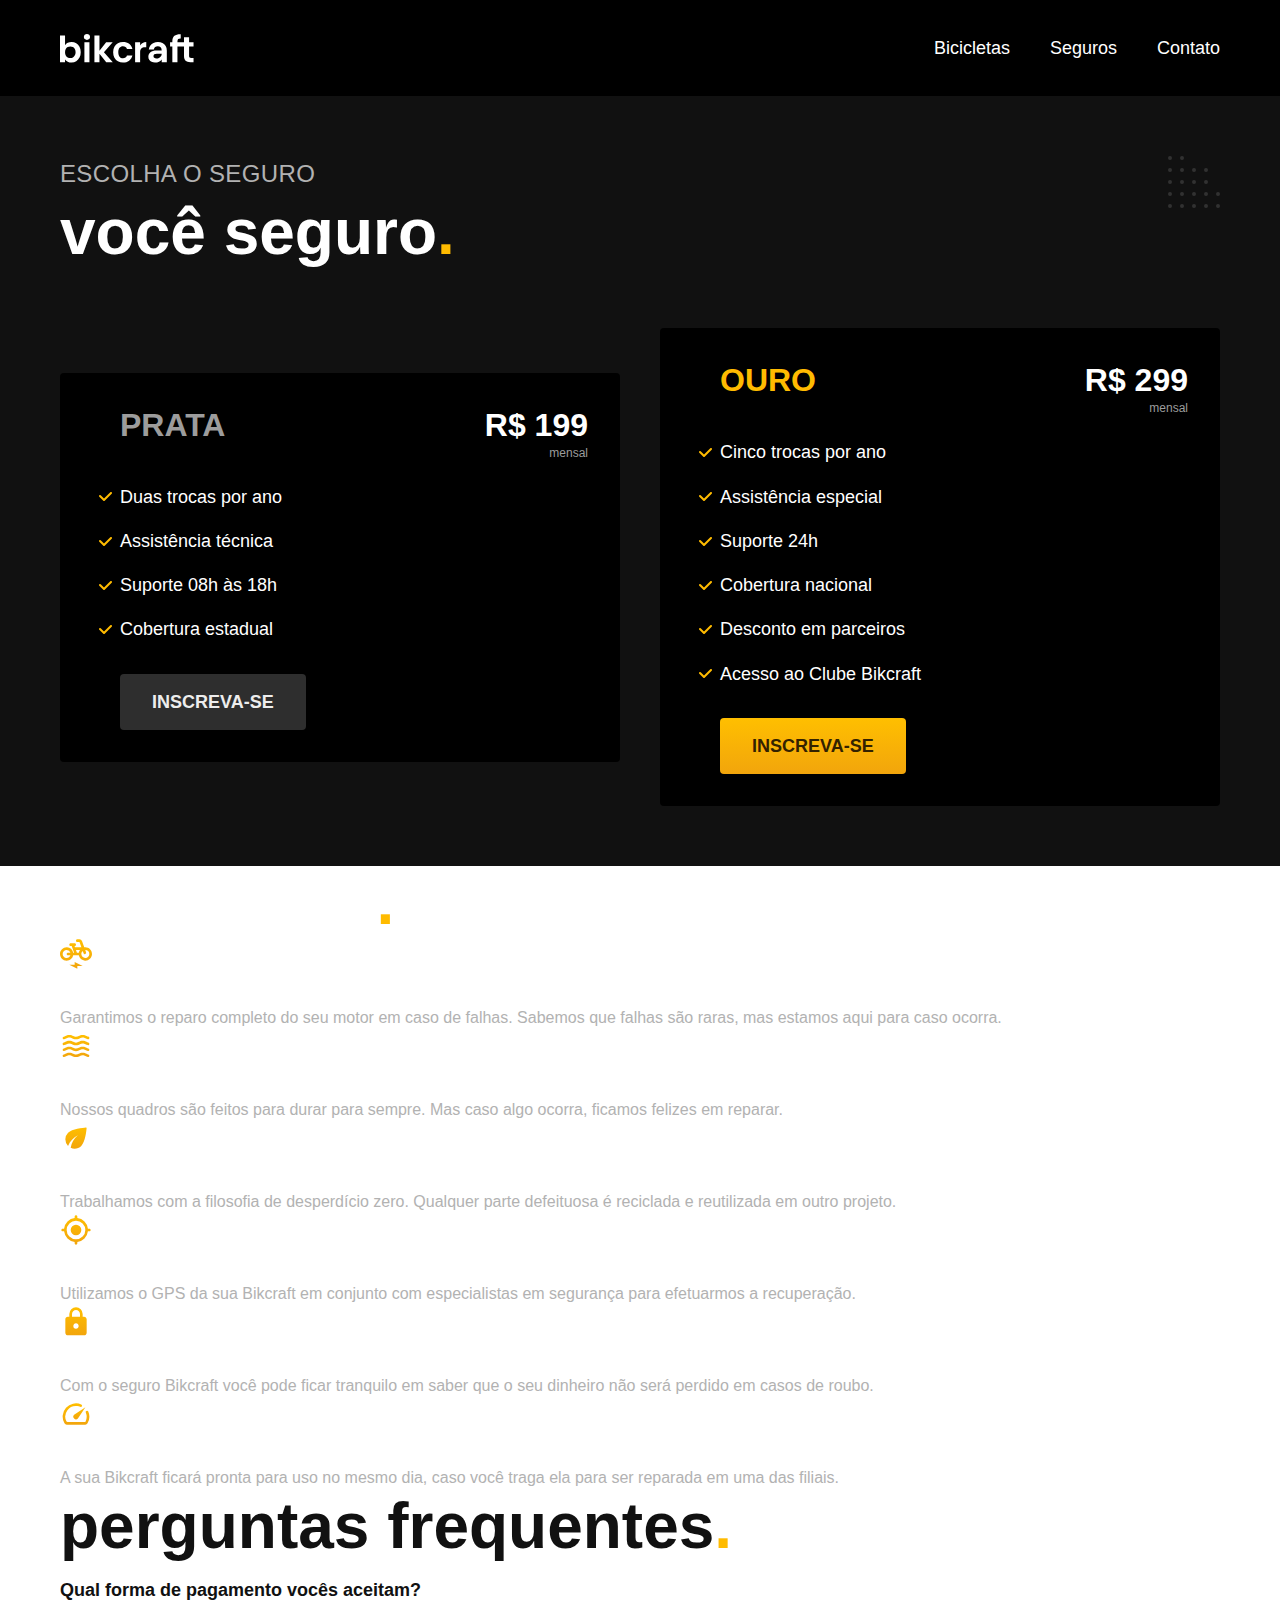
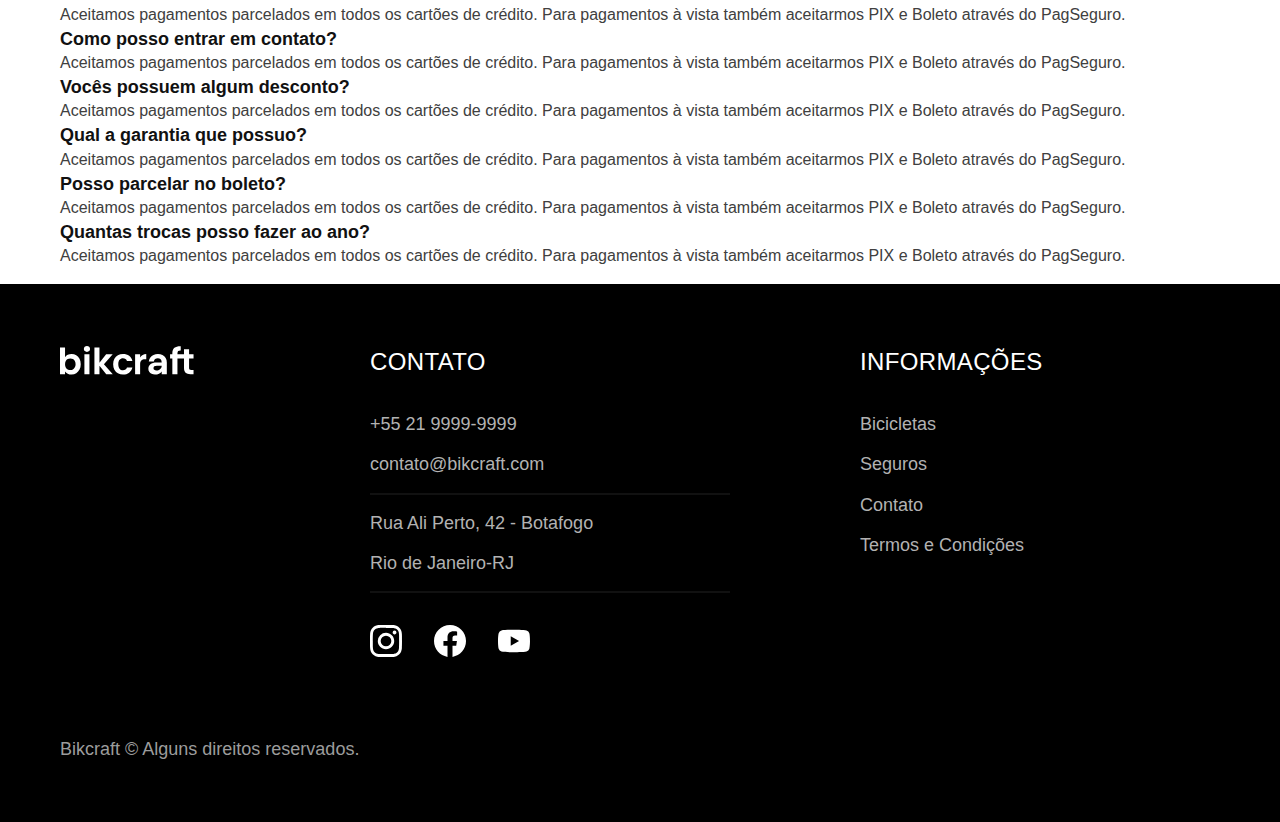
<file: seguros.html>
<!DOCTYPE html>
<html lang="pt-br">

<head>
    <meta charset="UTF-8">
    <meta http-equiv="X-UA-Compatible" content="IE=edge">
    <meta name="viewport" content="width=device-width, initial-scale=1.0">
    <link rel="preload" href="./css/style.css" as="style">
    <link rel="stylesheet" href="./css/style.css">
    <title>Seguros | Bikcraft</title>
    <meta name="description" content="Seguros.">

</head>

<body id="seguros">
    <header class="header-bg">
        <div class="header container">
            <a href="./">
                <img src="./img/bikcraft.svg" alt="Bikcraft">
            </a>
            <nav aria-label="primaria">
                <ul class="header-menu font-1-m cor-0">
                    <li><a href="./bicicletas.html">Bicicletas</a></li>
                    <li><a href="./seguros.html">Seguros</a></li>
                    <li><a href="./contato.html">Contato</a></li>
                </ul>
            </nav>
        </div>
    </header>

    <main class="seguros-bg">
        <div class="titulo-bg">
            <div class="titulo container">
                <p class="font-2-l-b cor-5">Escolha o seguro</p>
                <h1 class="font-1-xxl cor-0">você seguro<span class="cor-p1">.</span></h1>
            </div>
        </div>

        <div class="seguros container">
            <div class="seguros-item">
                <h3 class="font-1-xl cor-6">PRATA</h3>
                <span class="font-1-xl cor-0">R$ 199 <span class="font-1-xs cor-6">mensal</span></span>
                <ul class="font-2-m cor-0">
                    <li>Duas trocas por ano</li>
                    <li>Assistência técnica</li>
                    <li>Suporte 08h às 18h</li>
                    <li>Cobertura estadual</li>
                </ul>
                <a class="botao secundario" href="./orcamento.html">Inscreva-se</a>
            </div>
            <div class="seguros-item">
                <h3 class="font-1-xl cor-p1">OURO</h3>
                <span class="font-1-xl cor-0">R$ 299 <span class="font-1-xs cor-6">mensal</span></span>
                <ul class="font-2-m cor-0">
                    <li>Cinco trocas por ano</li>
                    <li>Assistência especial</li>
                    <li>Suporte 24h</li>
                    <li>Cobertura nacional</li>
                    <li>Desconto em parceiros</li>
                    <li>Acesso ao Clube Bikcraft</li>
                </ul>
                <a class="botao" href="./orcamento.html">Inscreva-se</a>
            </div>
        </div>
    </main>

    <article class="vantagens-bg">
        <div class="vantagens container">
            <h2 class="font-1-xxl cor-0">vantagens<span class="cor-p1">.</span></h2>
            <ul>
                <li>
                    <img src="./img/icones/eletrica.svg" alt="">
                    <h3 class="font-1-l cor-0">Reparo Elétrico</h3>
                    <p class="font-2-s cor-5">Garantimos o reparo completo do seu motor em caso de falhas. Sabemos que falhas são raras, mas estamos aqui para caso ocorra.</p>
                </li>
                <li>
                    <img src="./img/icones/carbono.svg" alt="">
                    <h3 class="font-1-l cor-0">Carbono</h3>
                    <p class="font-2-s cor-5">Nossos quadros são feitos para durar para sempre. Mas caso algo ocorra, ficamos felizes em reparar.</p>
                </li>
                <li>
                    <img src="./img/icones/sustentavel.svg" alt="">
                    <h3 class="font-1-l cor-0">Sustentável</h3>
                    <p class="font-2-s cor-5">Trabalhamos com a filosofia de desperdício zero. Qualquer parte defeituosa é reciclada e reutilizada em outro projeto.</p>
                </li>
                <li>
                    <img src="./img/icones/rastreador.svg" alt="">
                    <h3 class="font-1-l cor-0">Rastreador</h3>
                    <p class="font-2-s cor-5">Utilizamos o GPS da sua Bikcraft em conjunto com especialistas em segurança para efetuarmos a recuperação.</p>
                </li>
                <li>
                    <img src="./img/icones/seguro.svg" alt="">
                    <h3 class="font-1-l cor-0">Segurança</h3>
                    <p class="font-2-s cor-5">Com o seguro Bikcraft você pode ficar tranquilo em saber que o seu dinheiro não será perdido em casos de roubo.</p>
                </li>
                <li>
                    <img src="./img/icones/velocidade.svg" alt="">
                    <h3 class="font-1-l cor-0">Rapidez</h3>
                    <p class="font-2-s cor-5">A sua Bikcraft ficará pronta para uso no mesmo dia, caso você traga ela para ser reparada em uma das filiais.</p>
                </li>
            </ul>
        </div>
    </article>

    <article class="perguntas container">
        <h2 class="font-1-xxl">perguntas frequentes<span class="cor-p1">.</span></h2>

        <dl>
            <div>
                <dt class="font-1-m-b">Qual forma de pagamento vocês aceitam?</dt>
                <dd class="font-2-s cor-9">Aceitamos pagamentos parcelados em todos os cartões de crédito. Para pagamentos à vista também aceitarmos PIX e Boleto através do PagSeguro.</dd>
            </div>
            <div>
                <dt class="font-1-m-b">Como posso entrar em contato?</dt>
                <dd class="font-2-s cor-9">Aceitamos pagamentos parcelados em todos os cartões de crédito. Para pagamentos à vista também aceitarmos PIX e Boleto através do PagSeguro.</dd>
            </div>
            <div>
                <dt class="font-1-m-b">Vocês possuem algum desconto?</dt>
                <dd class="font-2-s cor-9">Aceitamos pagamentos parcelados em todos os cartões de crédito. Para pagamentos à vista também aceitarmos PIX e Boleto através do PagSeguro.</dd>
            </div>
            <div>
                <dt class="font-1-m-b">Qual a garantia que possuo?</dt>
                <dd class="font-2-s cor-9">Aceitamos pagamentos parcelados em todos os cartões de crédito. Para pagamentos à vista também aceitarmos PIX e Boleto através do PagSeguro.</dd>
            </div>
            <div>
                <dt class="font-1-m-b">Posso parcelar no boleto?</dt>
                <dd class="font-2-s cor-9">Aceitamos pagamentos parcelados em todos os cartões de crédito. Para pagamentos à vista também aceitarmos PIX e Boleto através do PagSeguro.</dd>
            </div>
            <div>
                <dt class="font-1-m-b">Quantas trocas posso fazer ao ano?</dt>
                <dd class="font-2-s cor-9">Aceitamos pagamentos parcelados em todos os cartões de crédito. Para pagamentos à vista também aceitarmos PIX e Boleto através do PagSeguro.</dd>
            </div>
        </dl>
    </article>

    <footer class="footer-bg">
        <div class="footer container">
            <img src="./img/bikcraft.svg" alt="">
            <div class="footer-contato">
                <h3 class="font-2-l-b cor-0">Contato</h3>
                <ul class="font-2-m cor-5">
                    <li><a href="tel:+552199999999">+55 21 9999-9999</a></li>
                    <li><a href="mailto:contato@bikcraft.com">contato@bikcraft.com</a></li>
                    <li>Rua Ali Perto, 42 - Botafogo</li>
                    <li>Rio de Janeiro-RJ</li>
                </ul>
                <div class="footer-redes">
                    <a href="./">
                        <img src="./img/redes/instagram.svg" alt="Instagram">
                    </a>
                    <a href="./">
                        <img src="./img/redes/facebook.svg" alt="Facebook">
                    </a>
                    <a href="./">
                        <img src="./img/redes/youtube.svg" alt="Youtube">
                    </a>
                </div>
            </div>
            <div class="footer-informacoes">
                <h3 class="font-2-l-b cor-0">Informações</h3>
                <nav>
                    <ul class="font-1-m cor-5">
                        <li><a href="./bicicletas.html">Bicicletas</a></li>
                        <li><a href="./seguros.html">Seguros</a></li>
                        <li><a href="./contato.html">Contato</a></li>
                        <li><a href="./termos.html">Termos e Condições</a></li>
                    </ul>
                </nav>
            </div>
            <p class="footer-copy font-2-m cor-6">Bikcraft © Alguns direitos reservados.</p>
        </div>
    </footer>

</body>

</html>
</file>
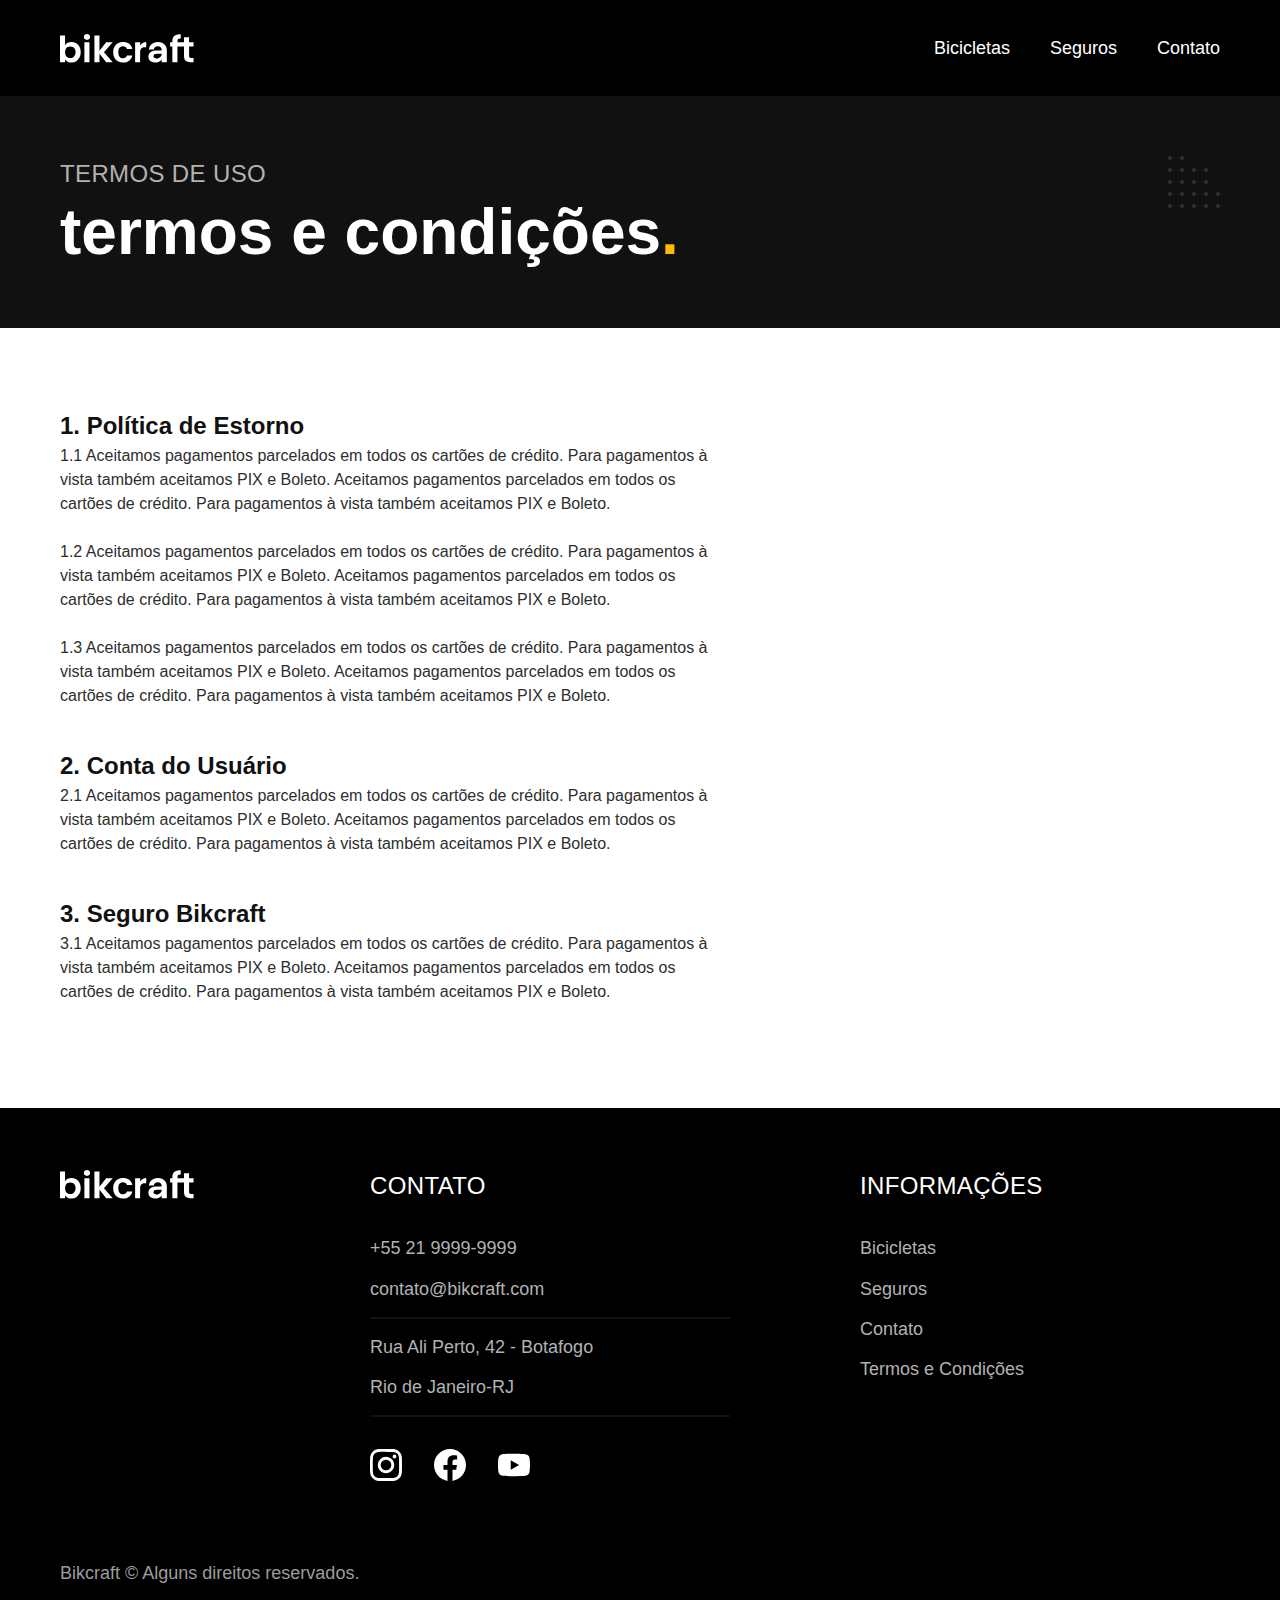
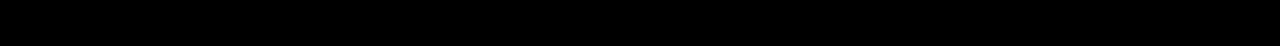
<file: termos.html>
<!DOCTYPE html>
<html lang="pt-br">

<head>
    <meta charset="UTF-8">
    <meta http-equiv="X-UA-Compatible" content="IE=edge">
    <meta name="viewport" content="width=device-width, initial-scale=1.0">
    <link rel="preload" href="./css/style.css" as="style">
    <link rel="stylesheet" href="./css/style.css">
    <title>Termos e Condições | Bikcraft</title>
    <meta name="description" content="Termos e condiçoes.">

</head>

<body id="termos">
    <header class="header-bg">
        <div class="header container">
            <a href="./">
                <img src="./img/bikcraft.svg" alt="Bikcraft">
            </a>
            <nav aria-label="primaria">
                <ul class="header-menu font-1-m cor-0">
                    <li><a href="./bicicletas.html">Bicicletas</a></li>
                    <li><a href="./seguros.html">Seguros</a></li>
                    <li><a href="./contato.html">Contato</a></li>
                </ul>
            </nav>
        </div>
    </header>

    <main>
        <div class="titulo-bg">
            <div class="titulo container">
                <p class="font-2-l-b cor-5">Termos de uso</p>
                <h1 class="font-1-xxl cor-0">termos e condições<span class="cor-p1">.</span></h1>
            </div>
        </div>
        <div class="termos font-2-s cor-10 container">
            <h2 class="font-1-l cor-11">1. Política de Estorno</h2>
            <p>1.1 Aceitamos pagamentos parcelados em todos os cartões de crédito. Para pagamentos à vista também aceitamos PIX e Boleto. Aceitamos pagamentos parcelados em todos os cartões de crédito. Para pagamentos à vista também aceitamos PIX e Boleto.</p>
            <p>1.2 Aceitamos pagamentos parcelados em todos os cartões de crédito. Para pagamentos à vista também aceitamos PIX e Boleto. Aceitamos pagamentos parcelados em todos os cartões de crédito. Para pagamentos à vista também aceitamos PIX e Boleto.</p>
            <p>1.3 Aceitamos pagamentos parcelados em todos os cartões de crédito. Para pagamentos à vista também aceitamos PIX e Boleto. Aceitamos pagamentos parcelados em todos os cartões de crédito. Para pagamentos à vista também aceitamos PIX e Boleto.</p>
            <h2 class="font-1-l cor-11">2. Conta do Usuário</h2>
            <p>2.1 Aceitamos pagamentos parcelados em todos os cartões de crédito. Para pagamentos à vista também aceitamos PIX e Boleto. Aceitamos pagamentos parcelados em todos os cartões de crédito. Para pagamentos à vista também aceitamos PIX e Boleto.</p>
            <h2 class="font-1-l cor-11">3. Seguro Bikcraft</h2>
            <p>3.1 Aceitamos pagamentos parcelados em todos os cartões de crédito. Para pagamentos à vista também aceitamos PIX e Boleto. Aceitamos pagamentos parcelados em todos os cartões de crédito. Para pagamentos à vista também aceitamos PIX e Boleto.</p>
        </div>
    </main>

    <footer class="footer-bg">
        <div class="footer container">
            <img src="./img/bikcraft.svg" alt="">
            <div class="footer-contato">
                <h3 class="font-2-l-b cor-0">Contato</h3>
                <ul class="font-2-m cor-5">
                    <li><a href="tel:+552199999999">+55 21 9999-9999</a></li>
                    <li><a href="mailto:contato@bikcraft.com">contato@bikcraft.com</a></li>
                    <li>Rua Ali Perto, 42 - Botafogo</li>
                    <li>Rio de Janeiro-RJ</li>
                </ul>
                <div class="footer-redes">
                    <a href="./">
                        <img src="./img/redes/instagram.svg" alt="Instagram">
                    </a>
                    <a href="./">
                        <img src="./img/redes/facebook.svg" alt="Facebook">
                    </a>
                    <a href="./">
                        <img src="./img/redes/youtube.svg" alt="Youtube">
                    </a>
                </div>
            </div>
            <div class="footer-informacoes">
                <h3 class="font-2-l-b cor-0">Informações</h3>
                <nav>
                    <ul class="font-1-m cor-5">
                        <li><a href="./bicicletas.html">Bicicletas</a></li>
                        <li><a href="./seguros.html">Seguros</a></li>
                        <li><a href="./contato.html">Contato</a></li>
                        <li><a href="./termos.html">Termos e Condições</a></li>
                    </ul>
                </nav>
            </div>
            <p class="footer-copy font-2-m cor-6">Bikcraft © Alguns direitos reservados.</p>
        </div>
    </footer>

</body>

</html>
</file>
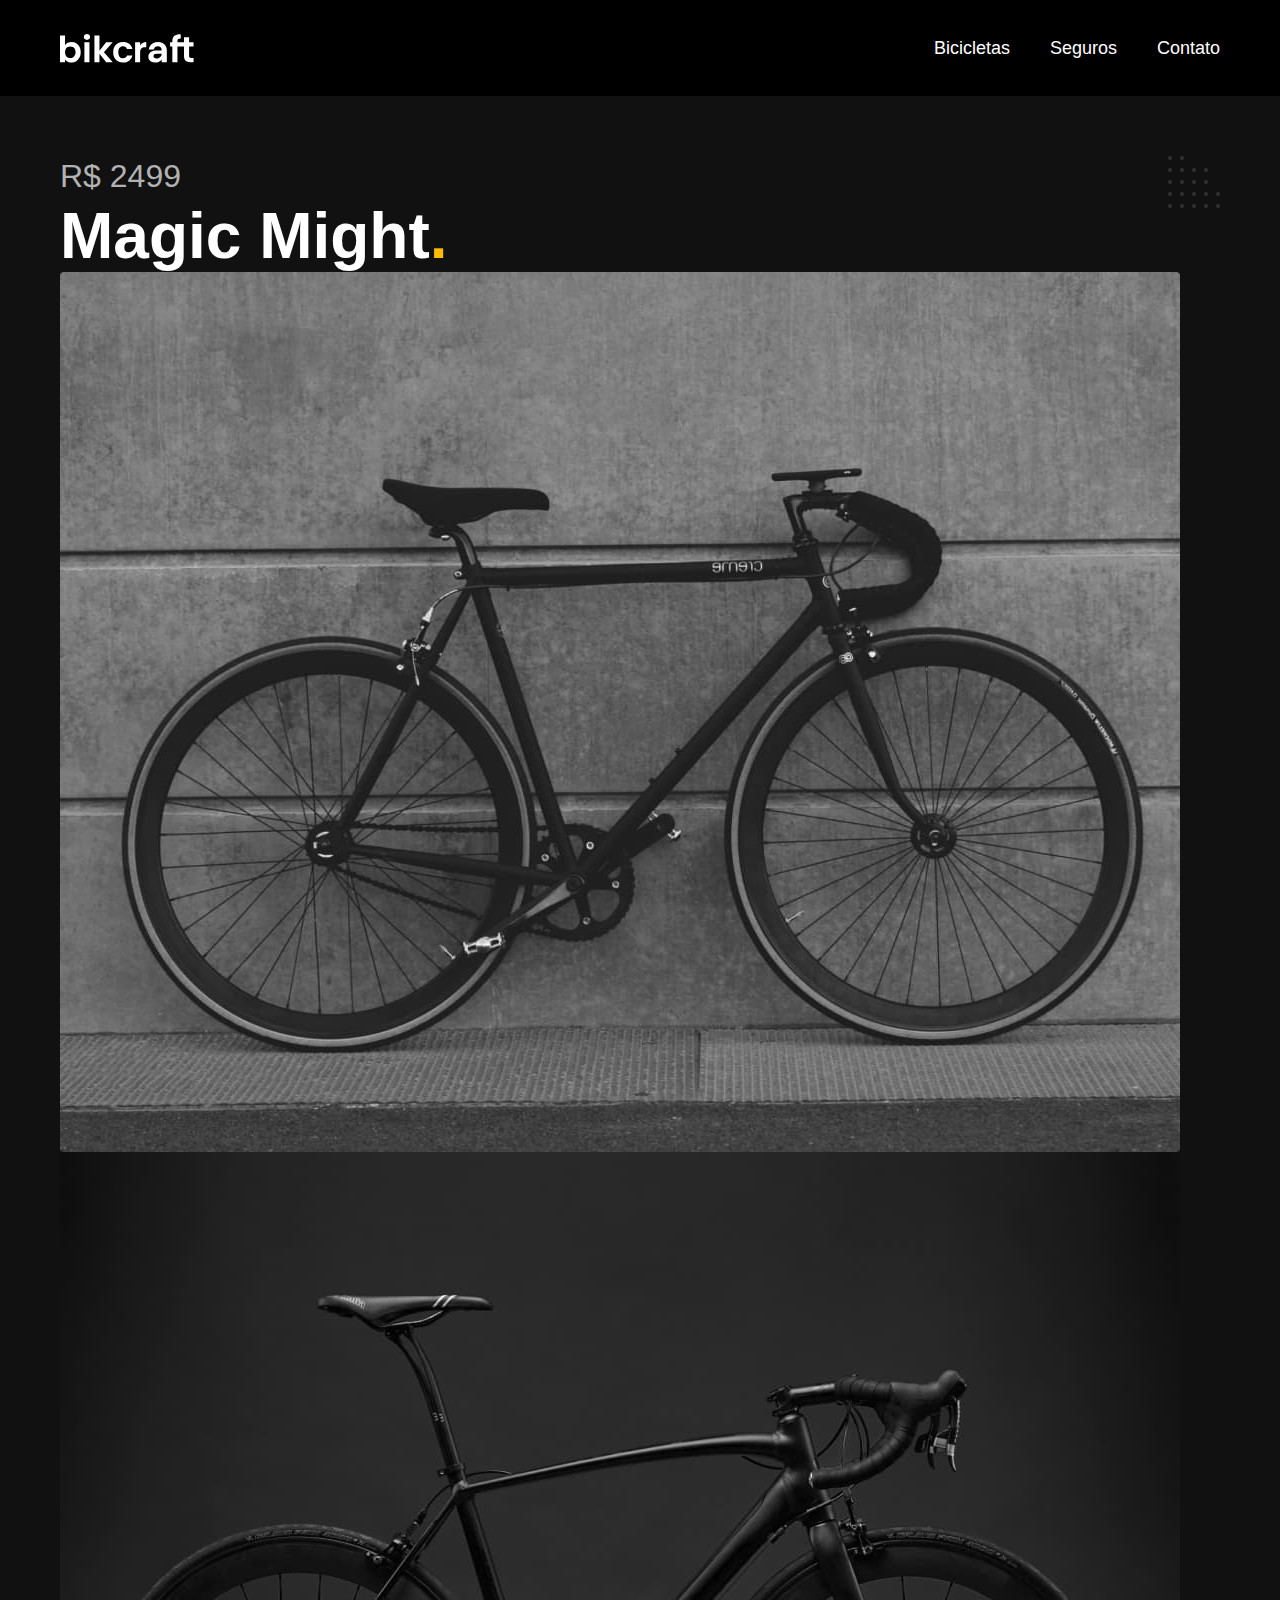
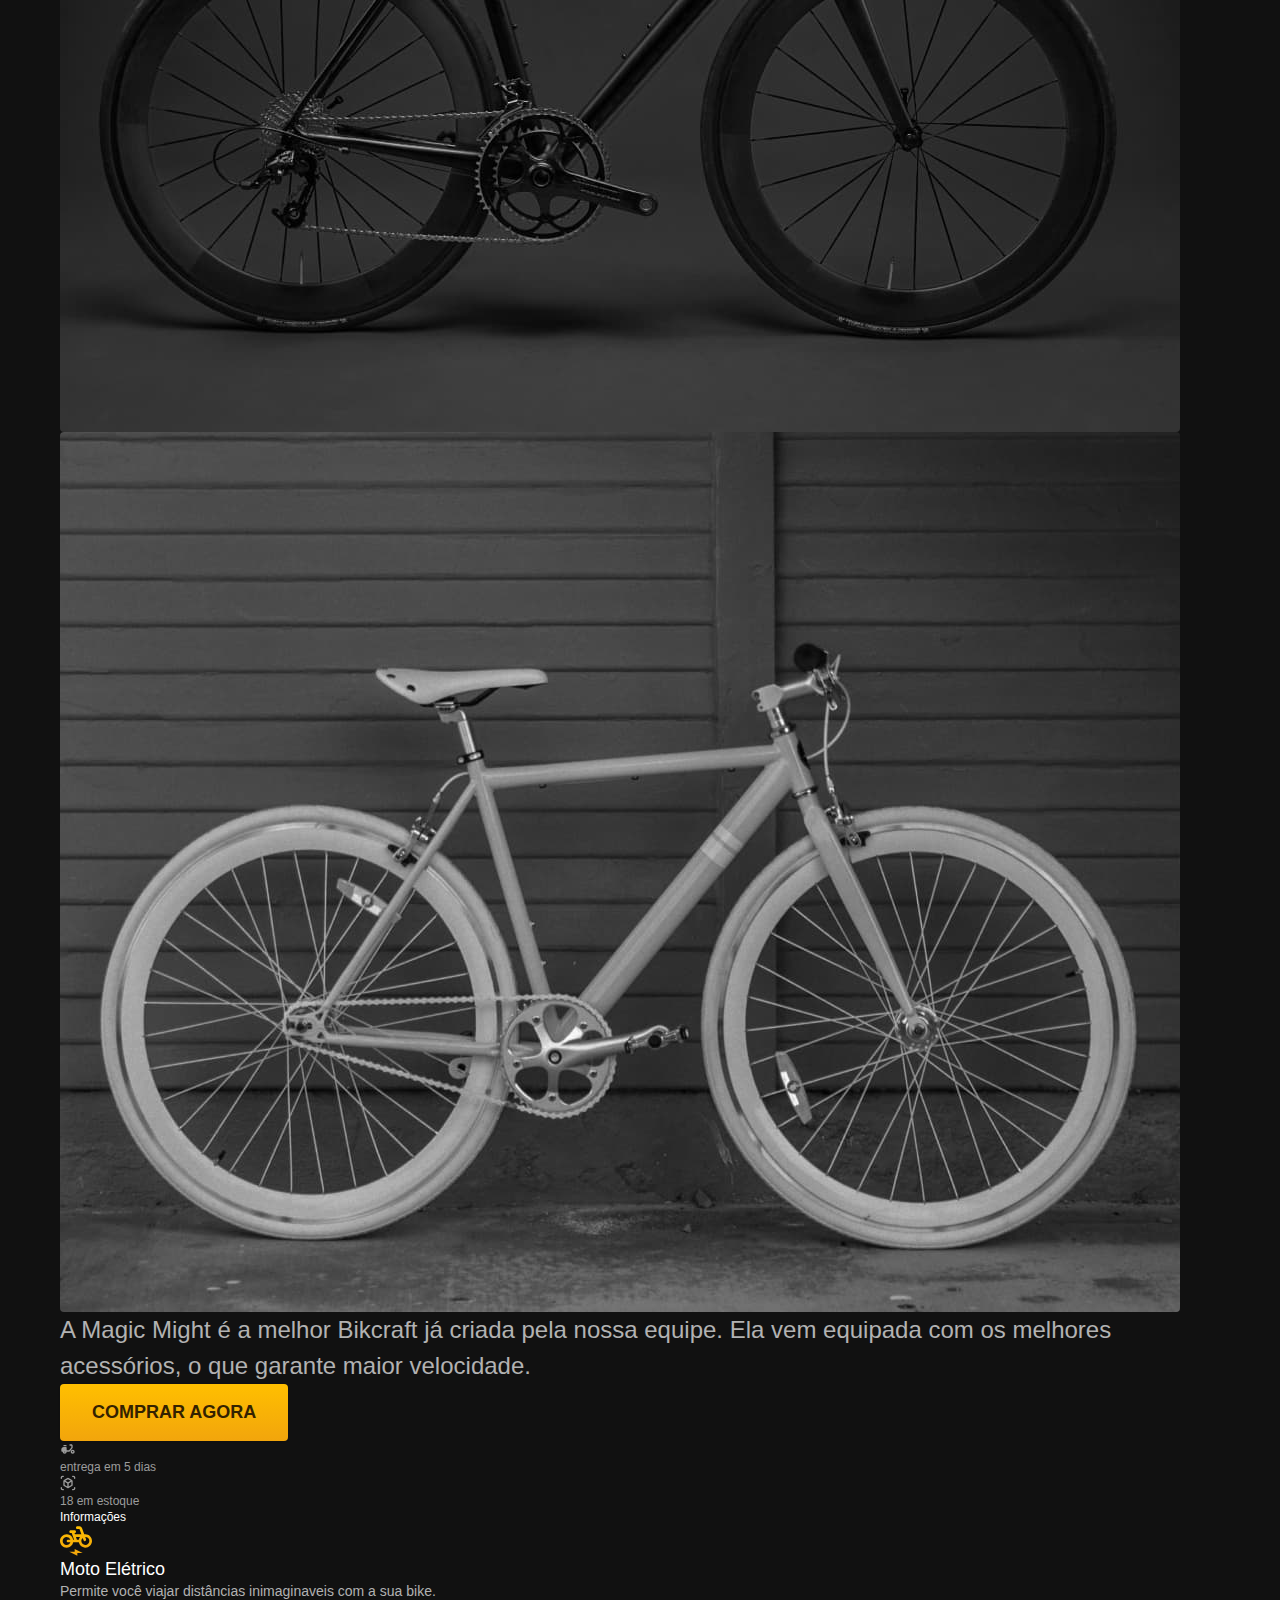
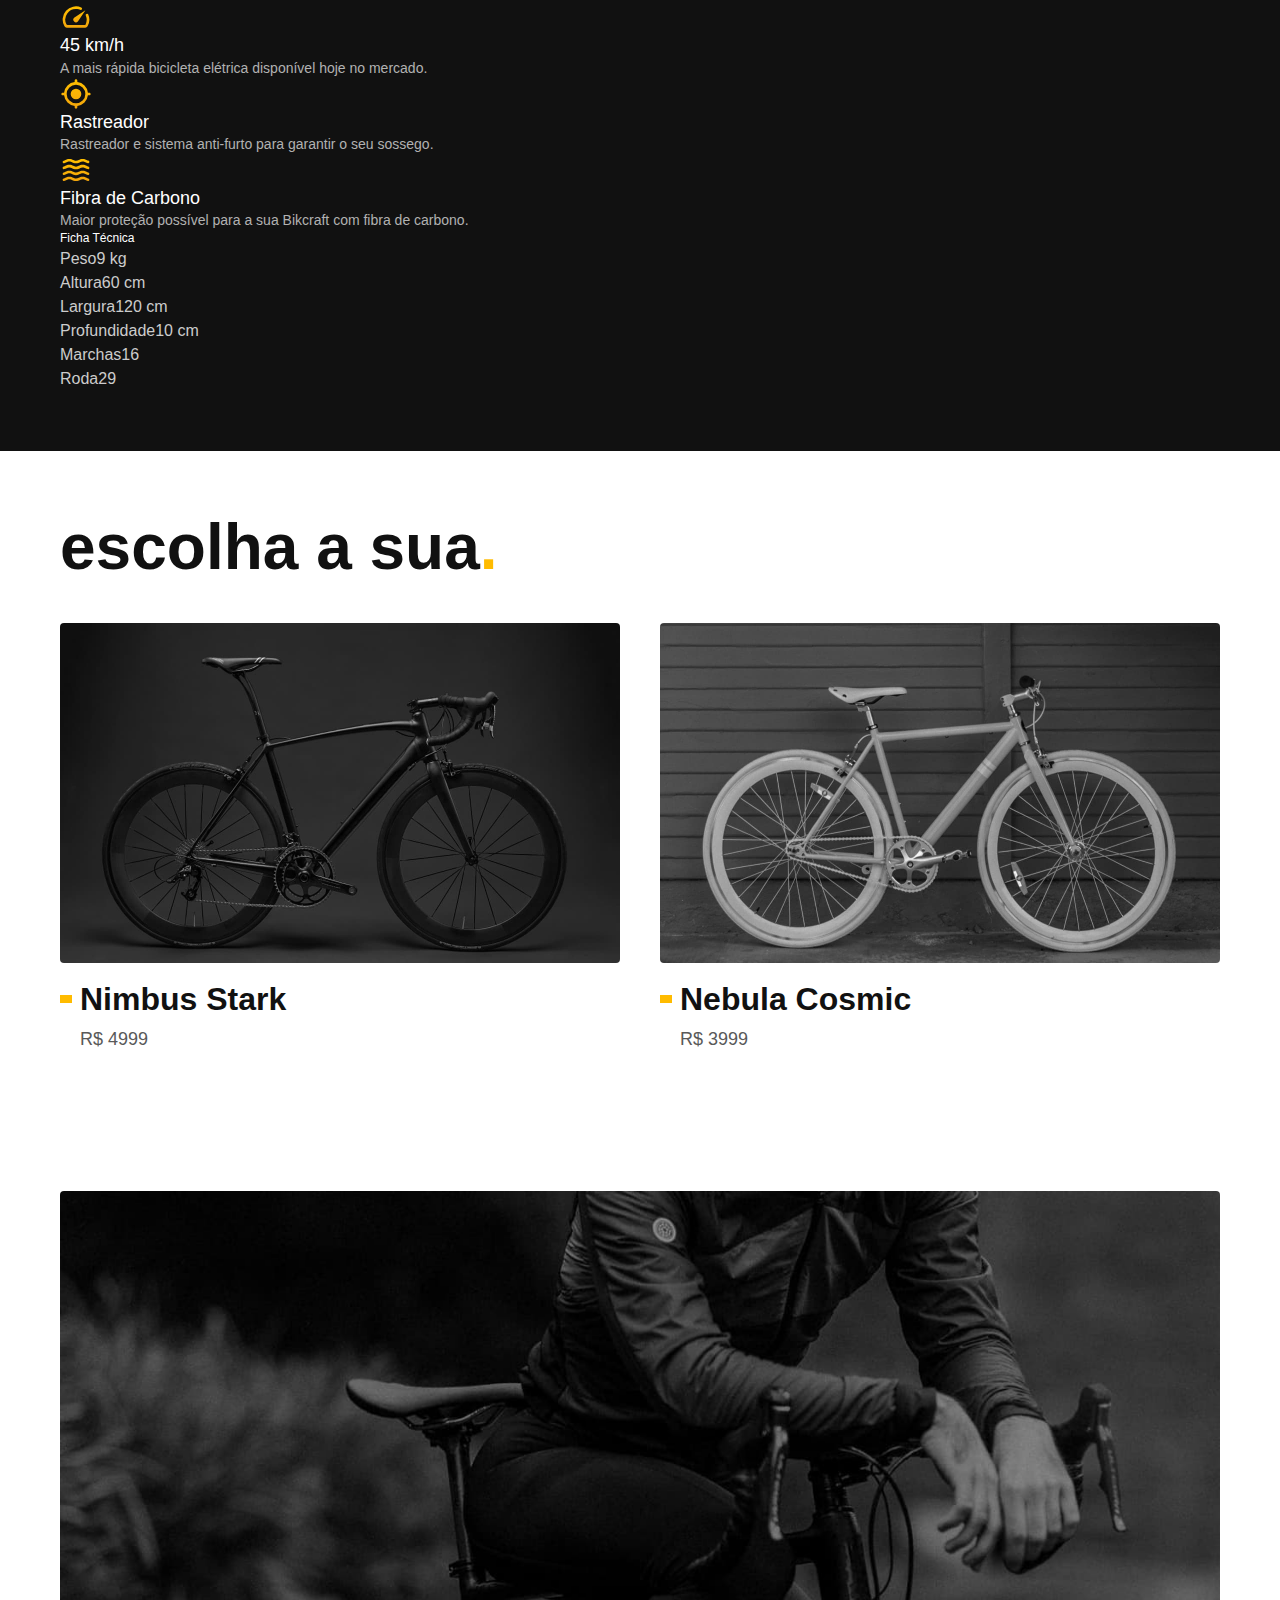
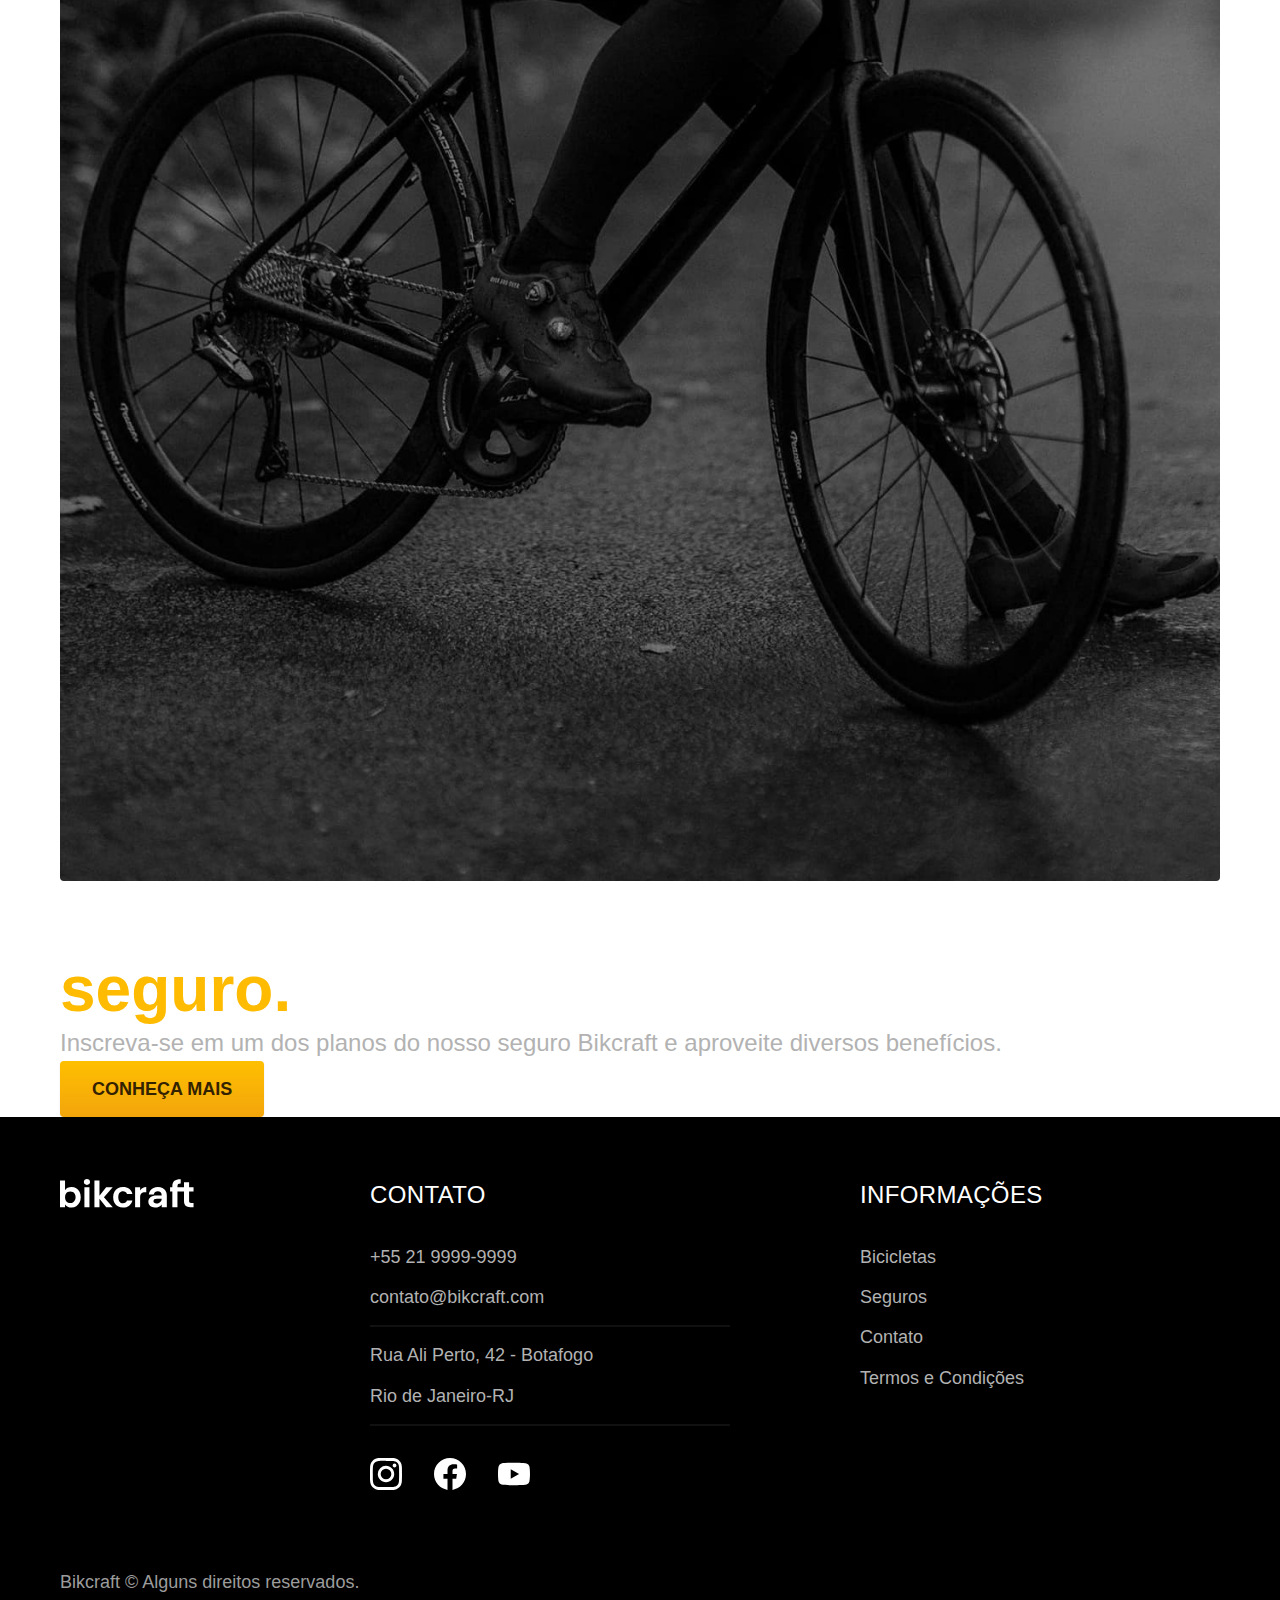
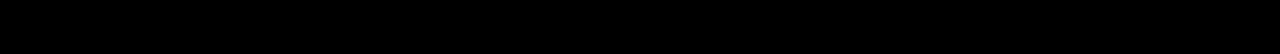
<file: bicicletas/magic.html>
<!DOCTYPE html>
<html lang="pt-br">

<head>
    <meta charset="UTF-8">
    <meta http-equiv="X-UA-Compatible" content="IE=edge">
    <meta name="viewport" content="width=device-width, initial-scale=1.0">
    <link rel="stylesheet" href="../css/style.css">
    <title>Magic | Bikcraft</title>
    <meta name="description" content="Magic.">

</head>

<body id="bicicleta">
    <header class="header-bg">
        <div class="header container">
            <a href="../">
                <img src="../img/bikcraft.svg" alt="Bikcraft">
            </a>
            <nav aria-label="primaria">
                <ul class="header-menu font-1-m cor-0">
                    <li><a href="../bicicletas.html">Bicicletas</a></li>
                    <li><a href="../seguros.html">Seguros</a></li>
                    <li><a href="../contato.html">Contato</a></li>
                </ul>
            </nav>
        </div>
    </header>

    <main class="titulo-bg">
        <div>
            <div class="titulo container">
                <p class="font-2-xl cor-5">R$ 2499</p>
                <h1 class="font-1-xxl cor-0">Magic Might<span class="cor-p1">.</span></h1>
            </div>
        </div>

        <div class="bicicleta container">
            <div class="bicicleta-imagens">
                <img src="../img/bicicleta/nimbus2.jpg" alt="">
                <img src="../img/bicicleta/nimbus1.jpg" alt="">
                <img src="../img/bicicleta/nimbus3.jpg" alt="">
            </div>
            <div class="bicicleta-conteudo">
                <p class="font-2-l cor-5">A Magic Might é a melhor Bikcraft já criada pela nossa equipe. Ela vem equipada com os melhores acessórios, o que garante maior velocidade.</p>
                <div class="bicicleta-comprar">
                    <a class="botao" href="../orcamento.html">Comprar Agora</a>
                    <span class="font-1-xs cor-6"><img src="../img/icones/entrega.svg" alt="">entrega em 5 dias</span>
                    <span class="font-1-xs cor-6"><img src="../img/icones/estoque.svg" alt="">18 em estoque</span>
                </div>
                <h2 class="font-1-xs cor-0">Informações</h2>
                <ul class="bicicleta-informacoes">
                    <li>
                        <img src="../img/icones/eletrica.svg" alt="">
                        <h3 class="font-1-m cor-0">Moto Elétrico</h3>
                        <p class="font-2-xs cor-5">Permite você viajar distâncias inimaginaveis com a sua bike.</p>
                    </li>
                    <li>
                        <img src="../img/icones/velocidade.svg" alt="">
                        <h3 class="font-1-m cor-0">45 km/h</h3>
                        <p class="font-2-xs cor-5">A mais rápida bicicleta elétrica disponível hoje no mercado.</p>
                    </li>
                    <li>
                        <img src="../img/icones/rastreador.svg" alt="">
                        <h3 class="font-1-m cor-0">Rastreador</h3>
                        <p class="font-2-xs cor-5">Rastreador e sistema anti-furto para garantir o seu sossego.</p>
                    </li>
                    <li>
                        <img src="../img/icones/carbono.svg" alt="">
                        <h3 class="font-1-m cor-0">Fibra de Carbono</h3>
                        <p class="font-2-xs cor-5">Maior proteção possível para a sua Bikcraft com fibra de carbono.</p>
                    </li>
                </ul>
                <h2 class="font-1-xs cor-0">Ficha Técnica</h2>
                <ul class="bicicleta-ficha font-2-s cor-4">
                    <li>Peso<span>9 kg</span></li>
                    <li>Altura<span>60 cm</span></li>
                    <li>Largura<span>120 cm</span></li>
                    <li>Profundidade<span>10 cm</span></li>
                    <li>Marchas<span>16</span></li>
                    <li>Roda<span>29</span></li>
                </ul>
            </div>
        </div>

    </main>

    <article class="bicicletas-lista container">
        <h2 class="font-1-xxl">escolha a sua<span class="cor-p1">.</span></h2>
        <ul>
            <li>
                <a href="./nimbus.html">
                    <img src="../img/bicicletas/nimbus.jpg" alt="Bicicleta preta">
                    <h3 class="font-1-xl">Nimbus Stark</h3>
                    <span class="font-2-m cor-8">R$ 4999</span>
                </a>
            </li>
            <li>
                <a href="./nebula.html">
                    <img src="../img/bicicletas/nebula.jpg" alt="Bicicleta preta">
                    <h3 class="font-1-xl">Nebula Cosmic</h3>
                    <span class="font-2-m cor-8">R$ 3999</span>
                </a>
            </li>
        </ul>
    </article>

    <article class="seguro-bg">
        <div class="seguro container">
            <div class="seguro-imagem">
                <img src="../img/fotos/seguros.jpg" alt="Pessoa parada em cima de uma bicicleta.">
            </div>
            <div class="seguro-conteudo">
                <h2 class="font-1-xxl cor-0">Pedale mais tranquilo com o nosso <span class="cor-p1">seguro.</span></h2>
                <p class="font-2-l cor-5">Inscreva-se em um dos planos do nosso seguro Bikcraft e aproveite diversos benefícios.</p>
                <a class="botao" href="../seguros.html">Conheça Mais</a>
            </div>
        </div>
    </article>

    <footer class="footer-bg">
        <div class="footer container">
            <img src="../img/bikcraft.svg" alt="">
            <div class="footer-contato">
                <h3 class="font-2-l-b cor-0">Contato</h3>
                <ul class="font-2-m cor-5">
                    <li><a href="tel:+552199999999">+55 21 9999-9999</a></li>
                    <li><a href="mailto:contato@bikcraft.com">contato@bikcraft.com</a></li>
                    <li>Rua Ali Perto, 42 - Botafogo</li>
                    <li>Rio de Janeiro-RJ</li>
                </ul>
                <div class="footer-redes">
                    <a href="../">
                        <img src="../img/redes/instagram.svg" alt="Instagram">
                    </a>
                    <a href="../">
                        <img src="../img/redes/facebook.svg" alt="Facebook">
                    </a>
                    <a href="../">
                        <img src="../img/redes/youtube.svg" alt="Youtube">
                    </a>
                </div>
            </div>
            <div class="footer-informacoes">
                <h3 class="font-2-l-b cor-0">Informações</h3>
                <nav>
                    <ul class="font-1-m cor-5">
                        <li><a href="../bicicletas.html">Bicicletas</a></li>
                        <li><a href="../seguros.html">Seguros</a></li>
                        <li><a href="../contato.html">Contato</a></li>
                        <li><a href="../termos.html">Termos e Condições</a></li>
                    </ul>
                </nav>
            </div>
            <p class="footer-copy font-2-m cor-6">Bikcraft © Alguns direitos reservados.</p>
        </div>
    </footer>

</body>

</html>
</file>
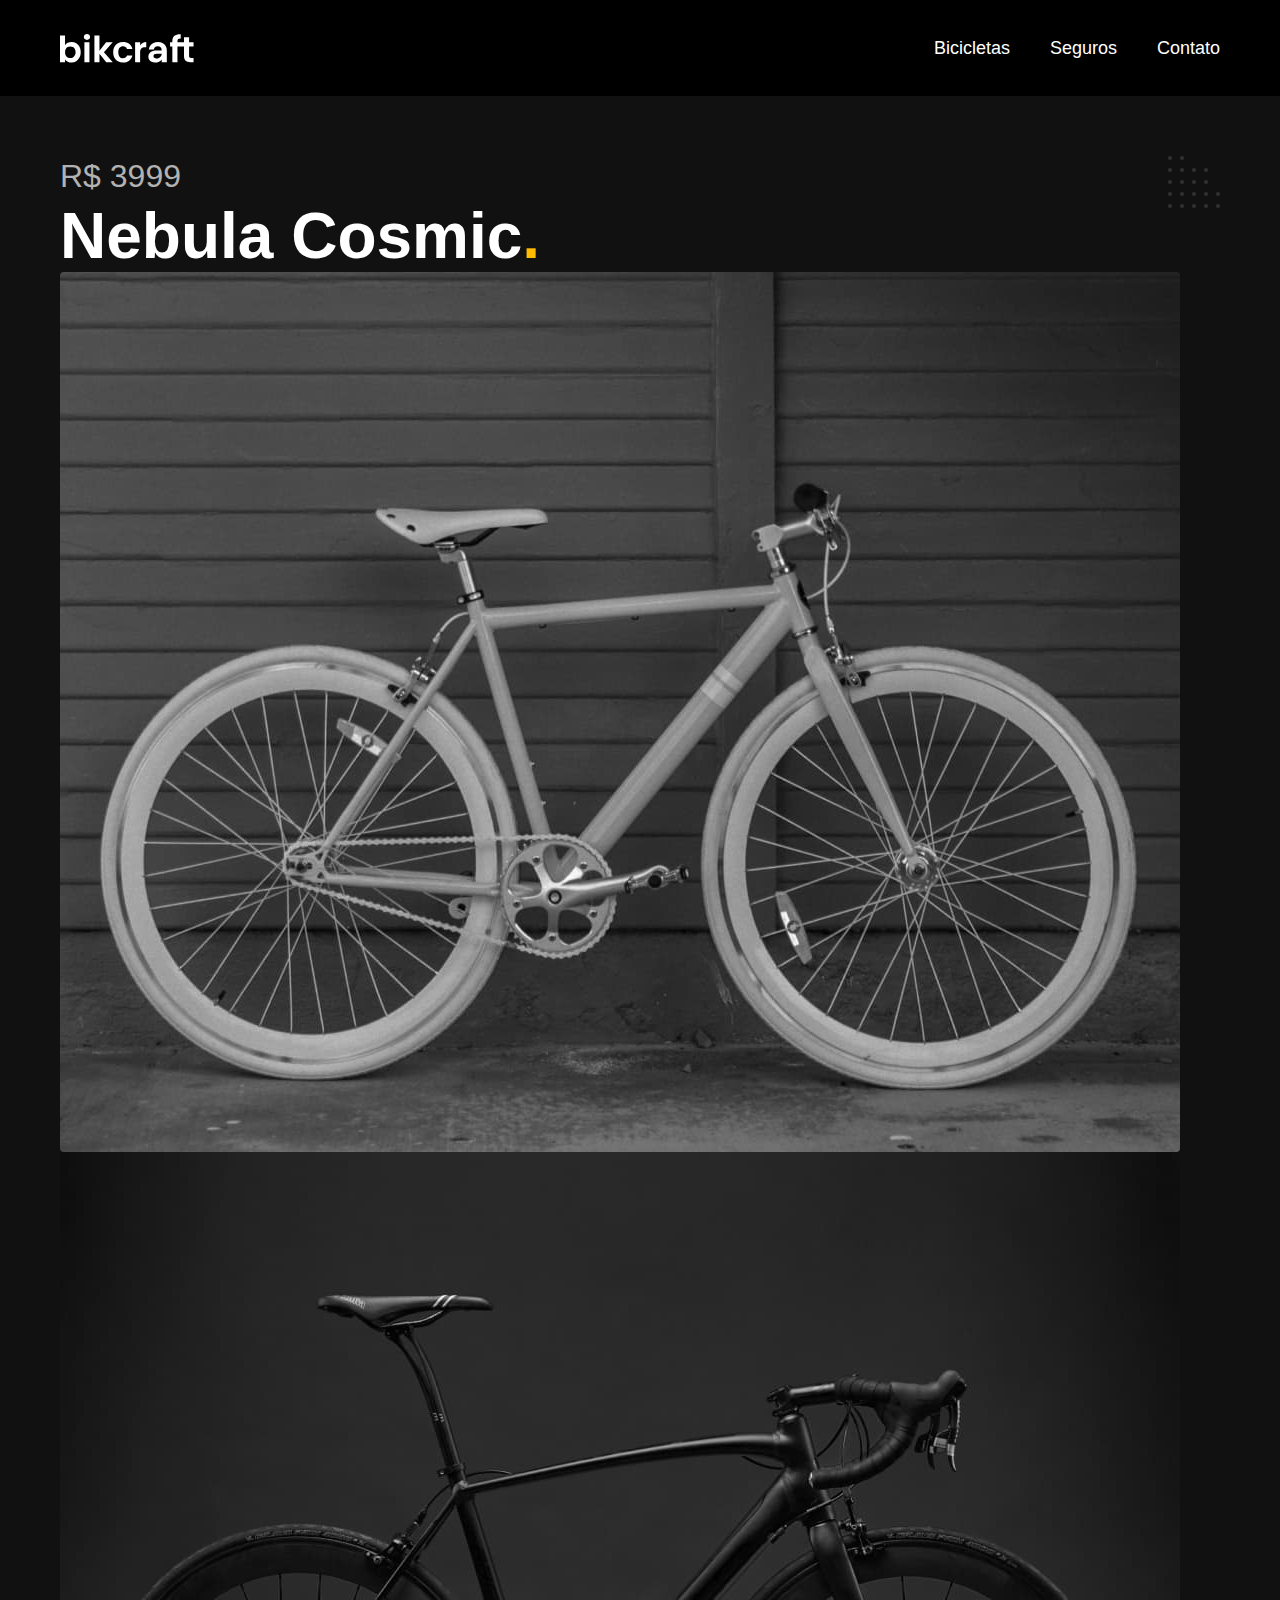
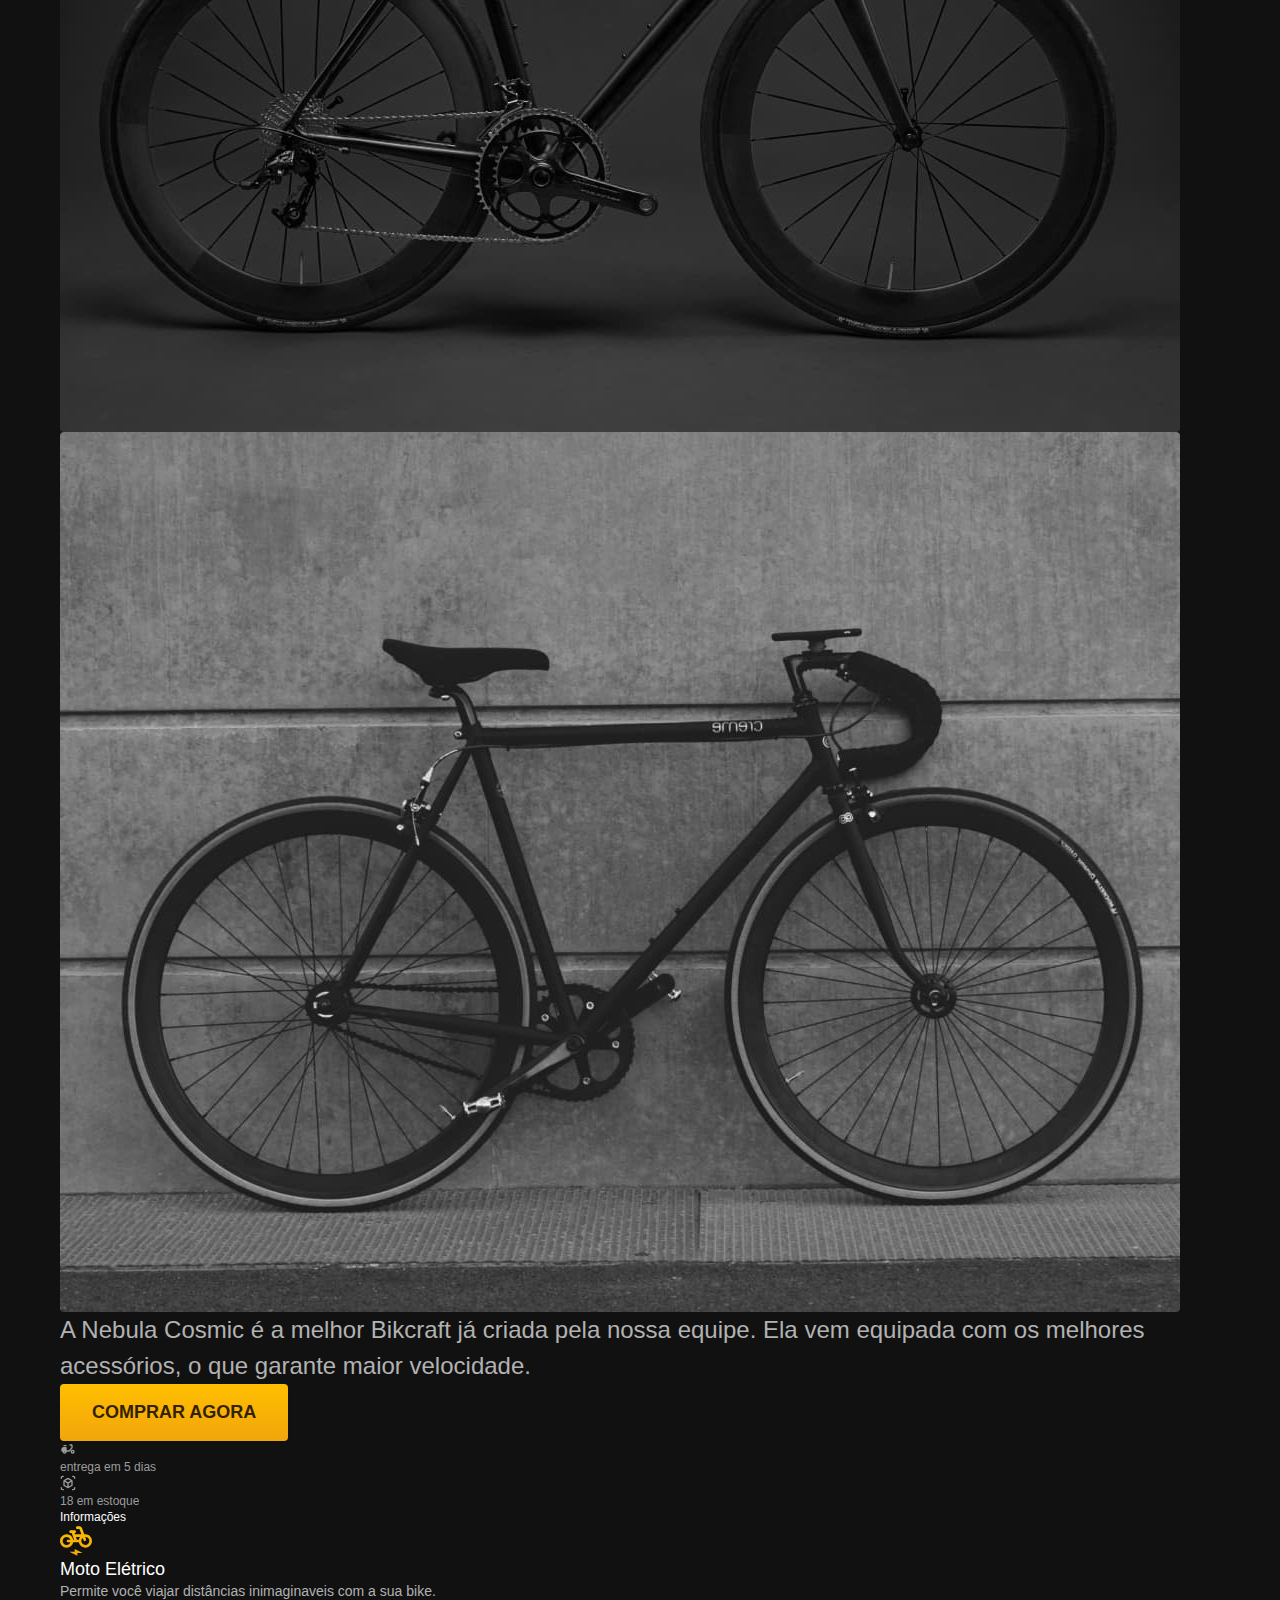
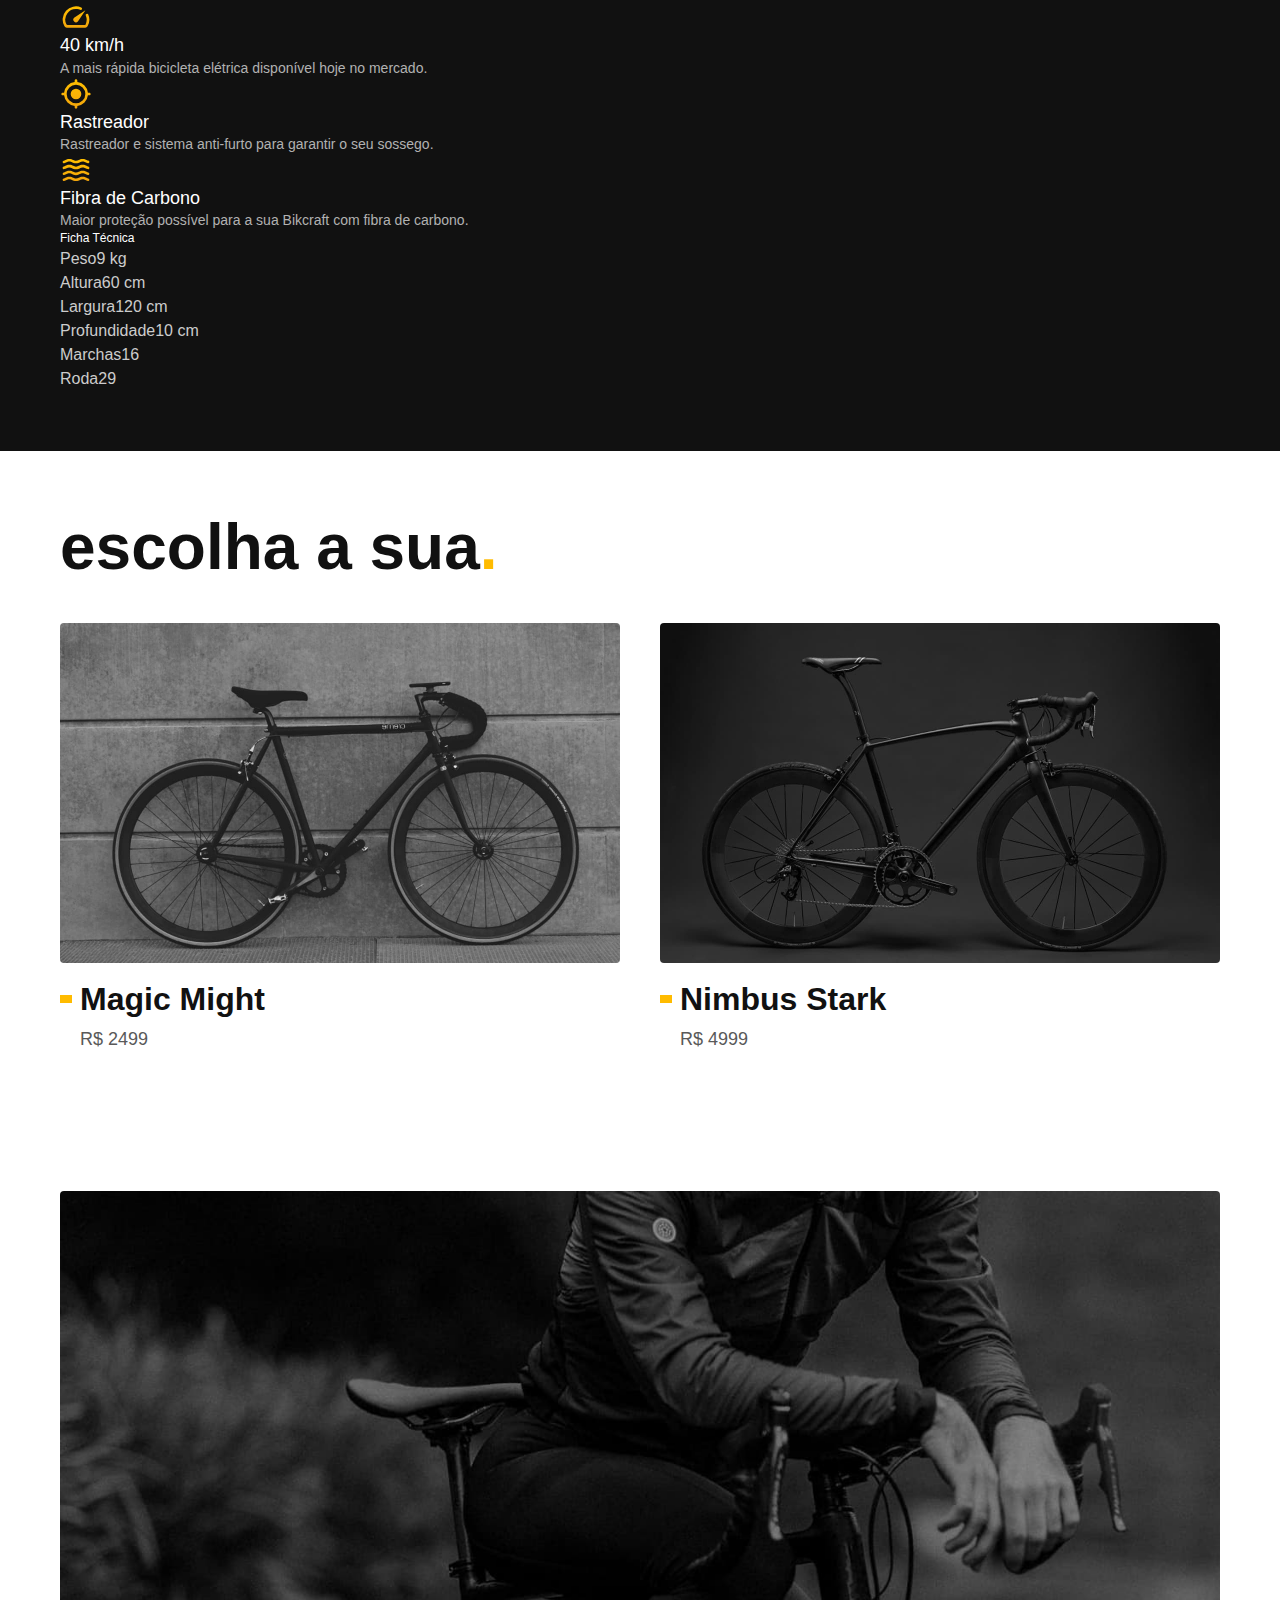
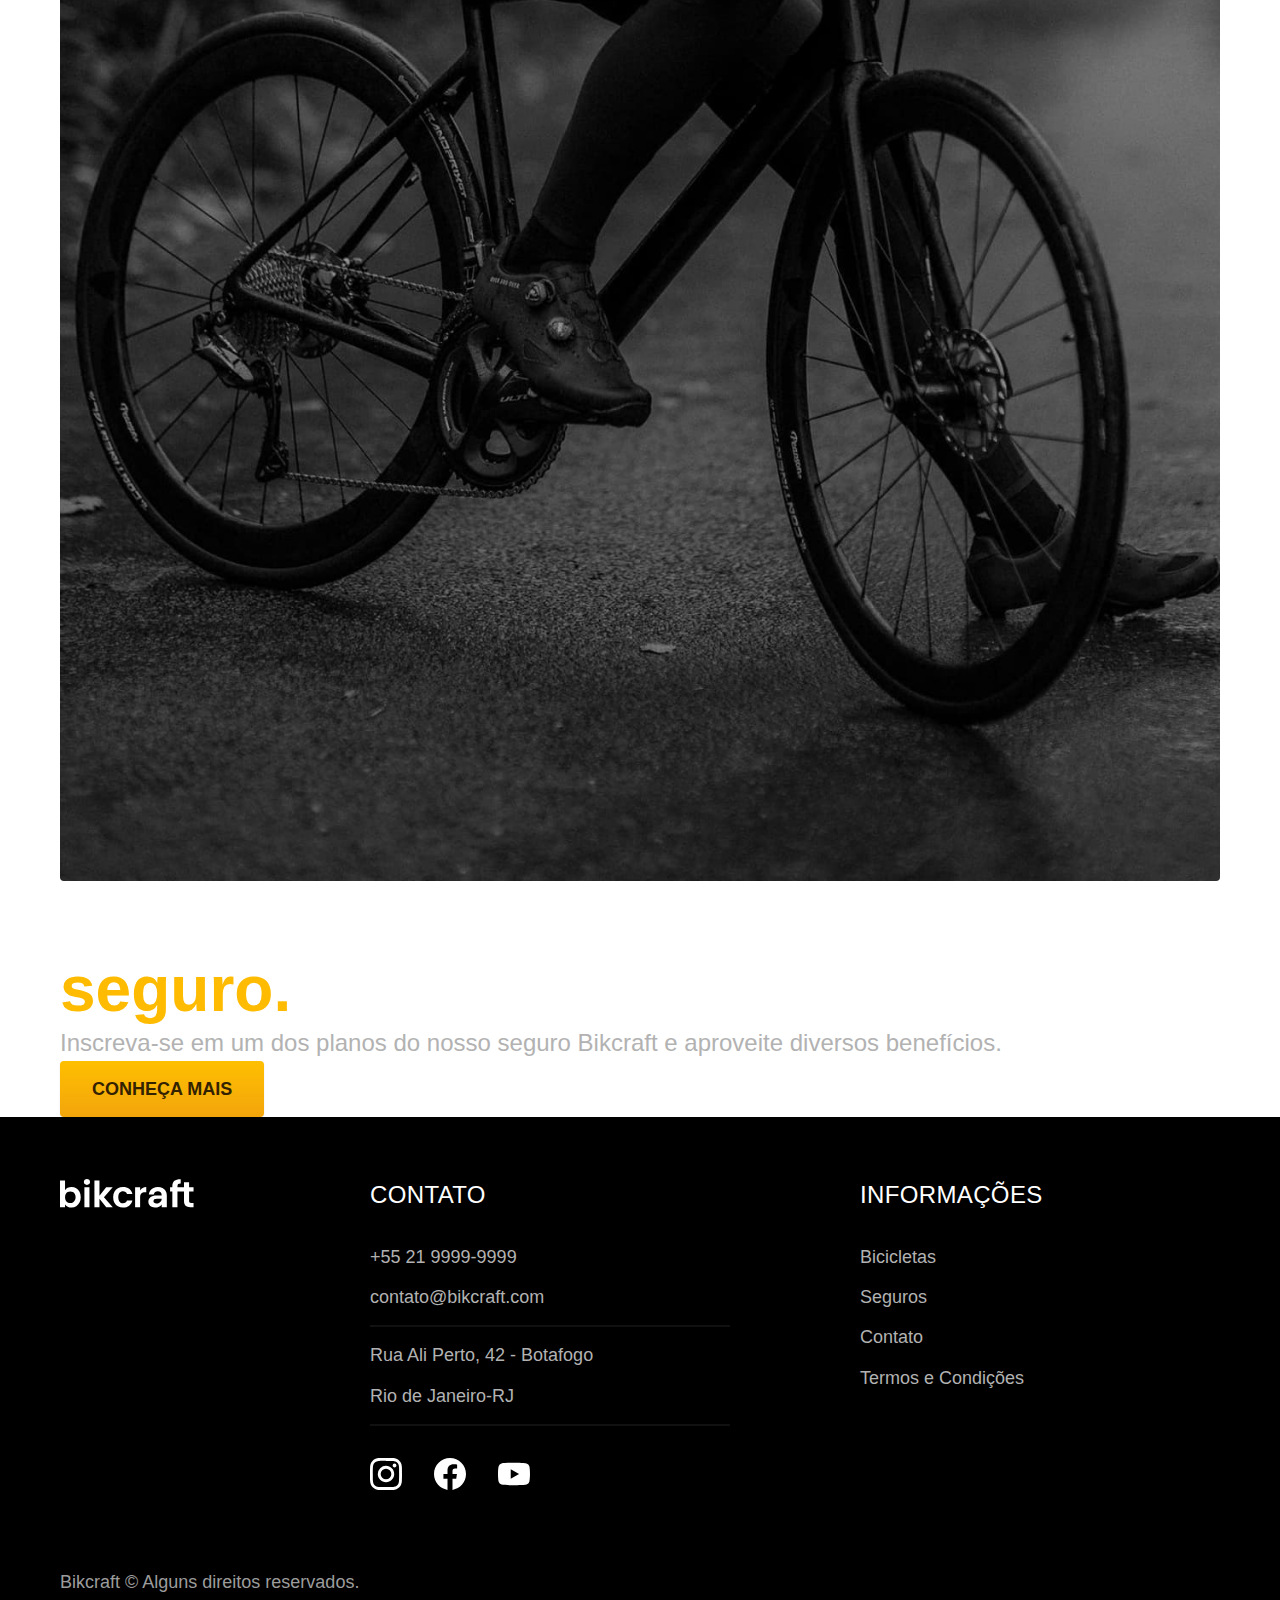
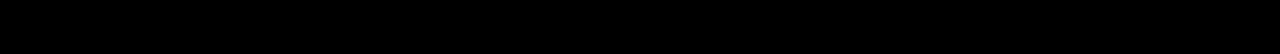
<file: bicicletas/nebula.html>
<!DOCTYPE html>
<html lang="pt-br">

<head>
    <meta charset="UTF-8">
    <meta http-equiv="X-UA-Compatible" content="IE=edge">
    <meta name="viewport" content="width=device-width, initial-scale=1.0">
    <link rel="stylesheet" href="../css/style.css">
    <title>Nebula | Bikcraft</title>
    <meta name="description" content="Nebula.">

</head>

<body id="bicicleta">
    <header class="header-bg">
        <div class="header container">
            <a href="../">
                <img src="../img/bikcraft.svg" alt="Bikcraft">
            </a>
            <nav aria-label="primaria">
                <ul class="header-menu font-1-m cor-0">
                    <li><a href="../bicicletas.html">Bicicletas</a></li>
                    <li><a href="../seguros.html">Seguros</a></li>
                    <li><a href="../contato.html">Contato</a></li>
                </ul>
            </nav>
        </div>
    </header>

    <main class="titulo-bg">
        <div>
            <div class="titulo container">
                <p class="font-2-xl cor-5">R$ 3999</p>
                <h1 class="font-1-xxl cor-0">Nebula Cosmic<span class="cor-p1">.</span></h1>
            </div>
        </div>

        <div class="bicicleta container">
            <div class="bicicleta-imagens">
                <img src="../img/bicicleta/nimbus3.jpg" alt="">
                <img src="../img/bicicleta/nimbus1.jpg" alt="">
                <img src="../img/bicicleta/nimbus2.jpg" alt="">
            </div>
            <div class="bicicleta-conteudo">
                <p class="font-2-l cor-5">A Nebula Cosmic é a melhor Bikcraft já criada pela nossa equipe. Ela vem equipada com os melhores acessórios, o que garante maior velocidade.</p>
                <div class="bicicleta-comprar">
                    <a class="botao" href="../orcamento.html">Comprar Agora</a>
                    <span class="font-1-xs cor-6"><img src="../img/icones/entrega.svg" alt="">entrega em 5 dias</span>
                    <span class="font-1-xs cor-6"><img src="../img/icones/estoque.svg" alt="">18 em estoque</span>
                </div>
                <h2 class="font-1-xs cor-0">Informações</h2>
                <ul class="bicicleta-informacoes">
                    <li>
                        <img src="../img/icones/eletrica.svg" alt="">
                        <h3 class="font-1-m cor-0">Moto Elétrico</h3>
                        <p class="font-2-xs cor-5">Permite você viajar distâncias inimaginaveis com a sua bike.</p>
                    </li>
                    <li>
                        <img src="../img/icones/velocidade.svg" alt="">
                        <h3 class="font-1-m cor-0">40 km/h</h3>
                        <p class="font-2-xs cor-5">A mais rápida bicicleta elétrica disponível hoje no mercado.</p>
                    </li>
                    <li>
                        <img src="../img/icones/rastreador.svg" alt="">
                        <h3 class="font-1-m cor-0">Rastreador</h3>
                        <p class="font-2-xs cor-5">Rastreador e sistema anti-furto para garantir o seu sossego.</p>
                    </li>
                    <li>
                        <img src="../img/icones/carbono.svg" alt="">
                        <h3 class="font-1-m cor-0">Fibra de Carbono</h3>
                        <p class="font-2-xs cor-5">Maior proteção possível para a sua Bikcraft com fibra de carbono.</p>
                    </li>
                </ul>
                <h2 class="font-1-xs cor-0">Ficha Técnica</h2>
                <ul class="bicicleta-ficha font-2-s cor-4">
                    <li>Peso<span>9 kg</span></li>
                    <li>Altura<span>60 cm</span></li>
                    <li>Largura<span>120 cm</span></li>
                    <li>Profundidade<span>10 cm</span></li>
                    <li>Marchas<span>16</span></li>
                    <li>Roda<span>29</span></li>
                </ul>
            </div>
        </div>

    </main>

    <article class="bicicletas-lista container">
        <h2 class="font-1-xxl">escolha a sua<span class="cor-p1">.</span></h2>
        <ul>
            <li>
                <a href="./magic.html">
                    <img src="../img/bicicletas/magic.jpg" alt="Bicicleta preta">
                    <h3 class="font-1-xl">Magic Might</h3>
                    <span class="font-2-m cor-8">R$ 2499</span>
                </a>
            </li>
            <li>
                <a href="./nimbus.html">
                    <img src="../img/bicicletas/nimbus.jpg" alt="Bicicleta preta">
                    <h3 class="font-1-xl">Nimbus Stark</h3>
                    <span class="font-2-m cor-8">R$ 4999</span>
                </a>
            </li>
        </ul>
    </article>

    <article class="seguro-bg">
        <div class="seguro container">
            <div class="seguro-imagem">
                <img src="../img/fotos/seguros.jpg" alt="Pessoa parada em cima de uma bicicleta.">
            </div>
            <div class="seguro-conteudo">
                <h2 class="font-1-xxl cor-0">Pedale mais tranquilo com o nosso <span class="cor-p1">seguro.</span></h2>
                <p class="font-2-l cor-5">Inscreva-se em um dos planos do nosso seguro Bikcraft e aproveite diversos benefícios.</p>
                <a class="botao" href="../seguros.html">Conheça Mais</a>
            </div>
        </div>
    </article>

    <footer class="footer-bg">
        <div class="footer container">
            <img src="../img/bikcraft.svg" alt="">
            <div class="footer-contato">
                <h3 class="font-2-l-b cor-0">Contato</h3>
                <ul class="font-2-m cor-5">
                    <li><a href="tel:+552199999999">+55 21 9999-9999</a></li>
                    <li><a href="mailto:contato@bikcraft.com">contato@bikcraft.com</a></li>
                    <li>Rua Ali Perto, 42 - Botafogo</li>
                    <li>Rio de Janeiro-RJ</li>
                </ul>
                <div class="footer-redes">
                    <a href="../">
                        <img src="../img/redes/instagram.svg" alt="Instagram">
                    </a>
                    <a href="../">
                        <img src="../img/redes/facebook.svg" alt="Facebook">
                    </a>
                    <a href="../">
                        <img src="../img/redes/youtube.svg" alt="Youtube">
                    </a>
                </div>
            </div>
            <div class="footer-informacoes">
                <h3 class="font-2-l-b cor-0">Informações</h3>
                <nav>
                    <ul class="font-1-m cor-5">
                        <li><a href="../bicicletas.html">Bicicletas</a></li>
                        <li><a href="../seguros.html">Seguros</a></li>
                        <li><a href="../contato.html">Contato</a></li>
                        <li><a href="../termos.html">Termos e Condições</a></li>
                    </ul>
                </nav>
            </div>
            <p class="footer-copy font-2-m cor-6">Bikcraft © Alguns direitos reservados.</p>
        </div>
    </footer>

</body>

</html>
</file>
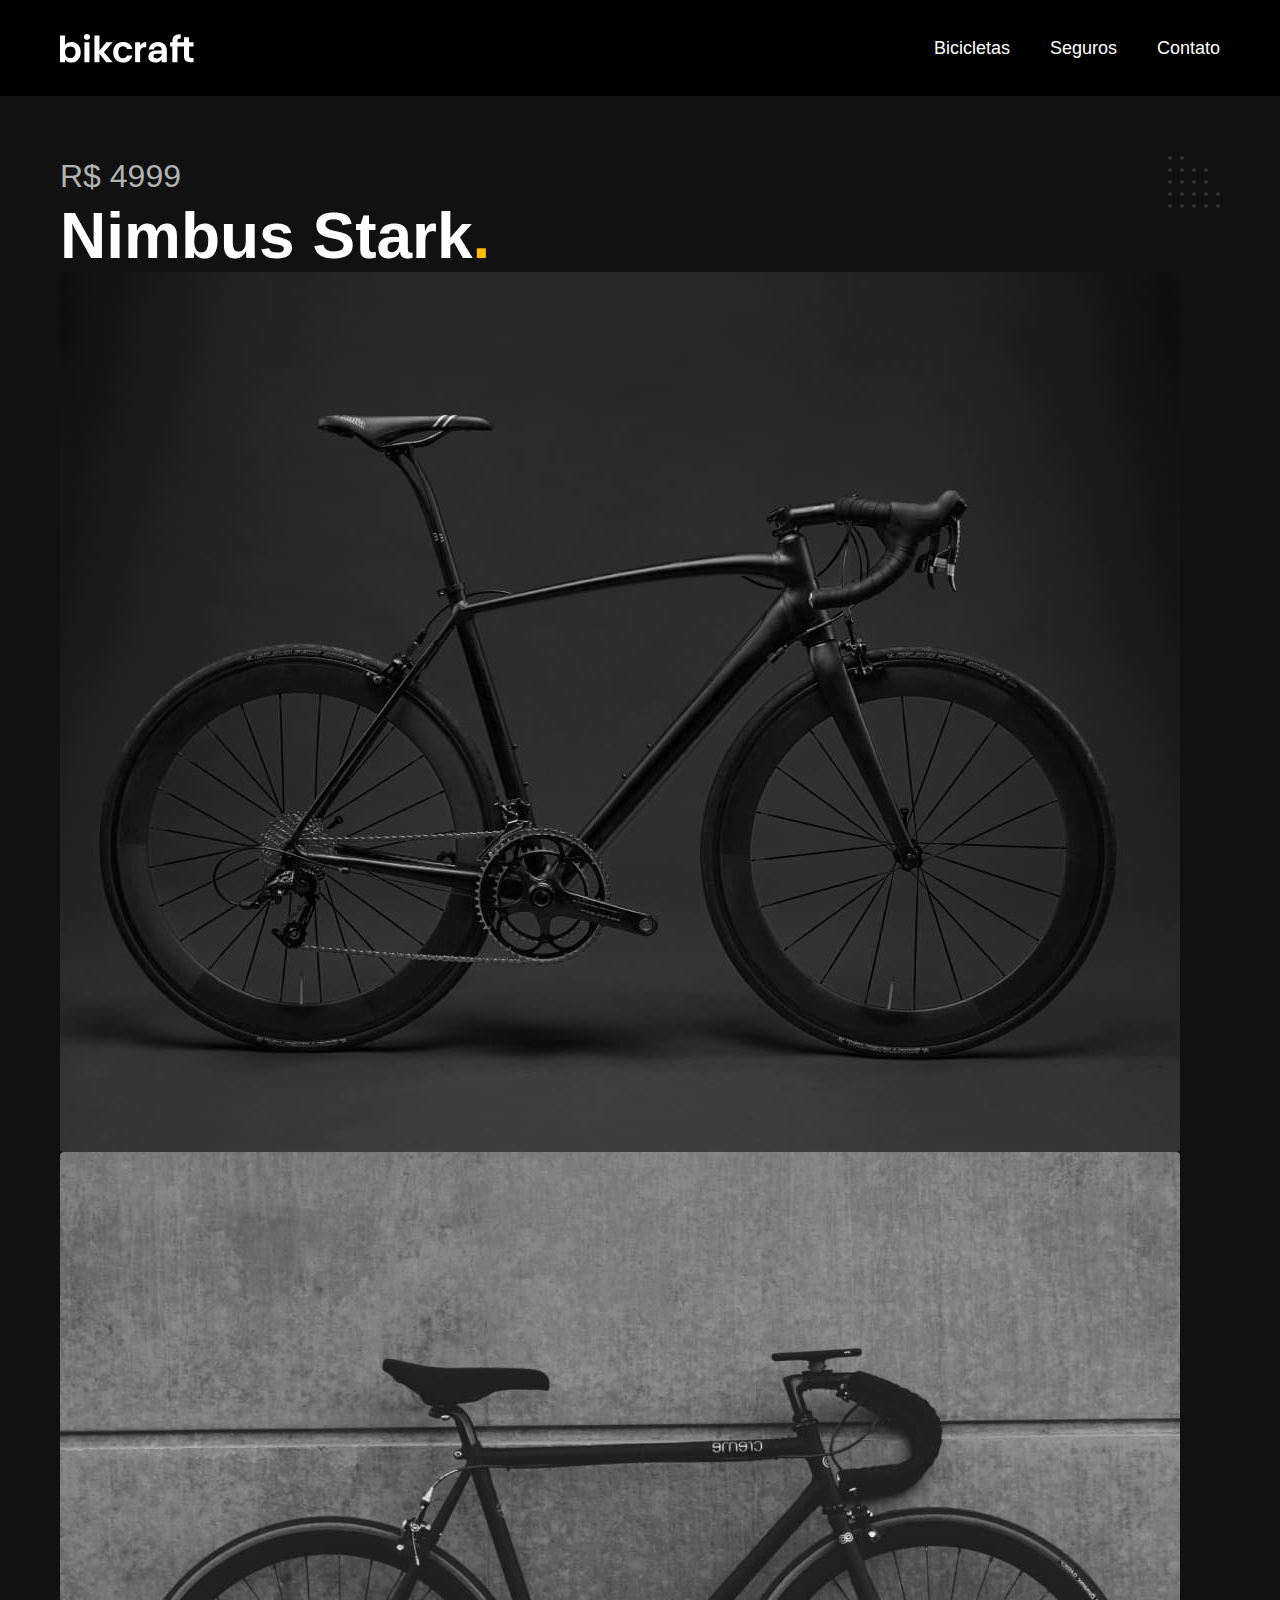
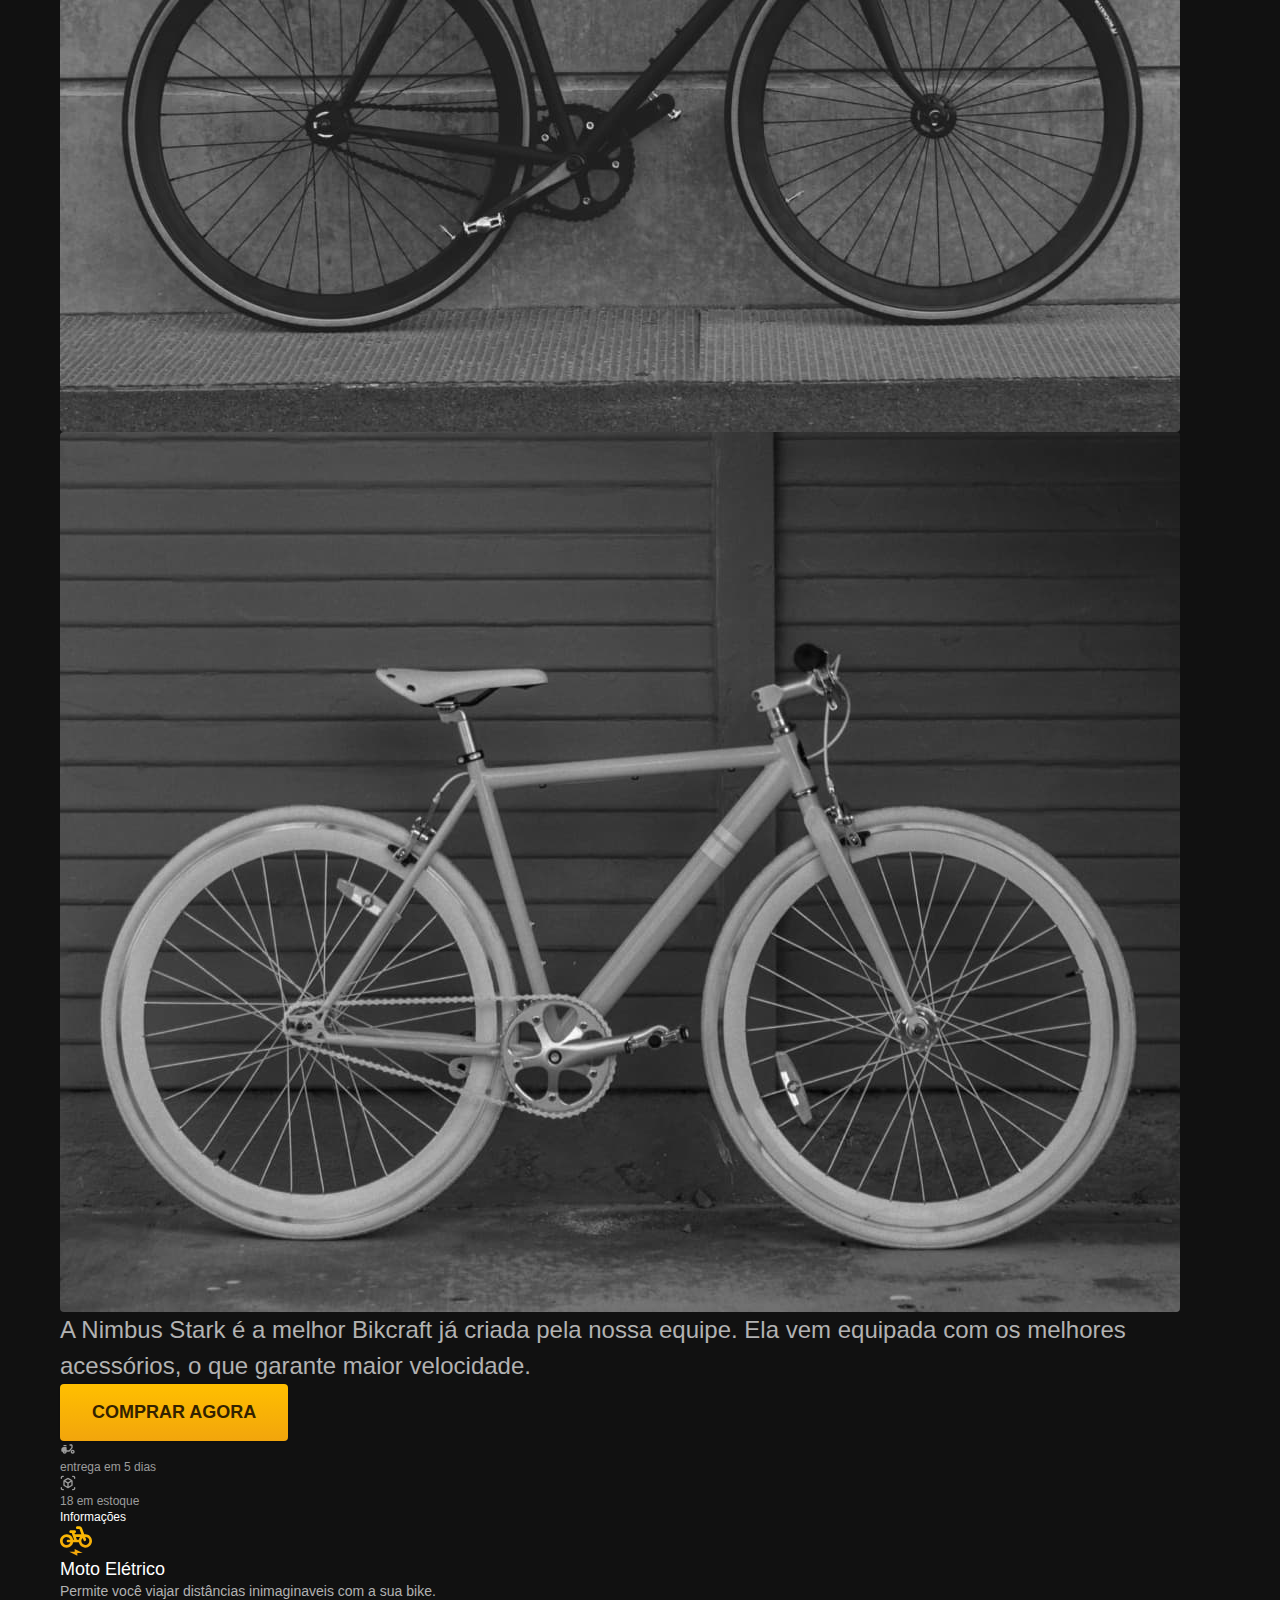
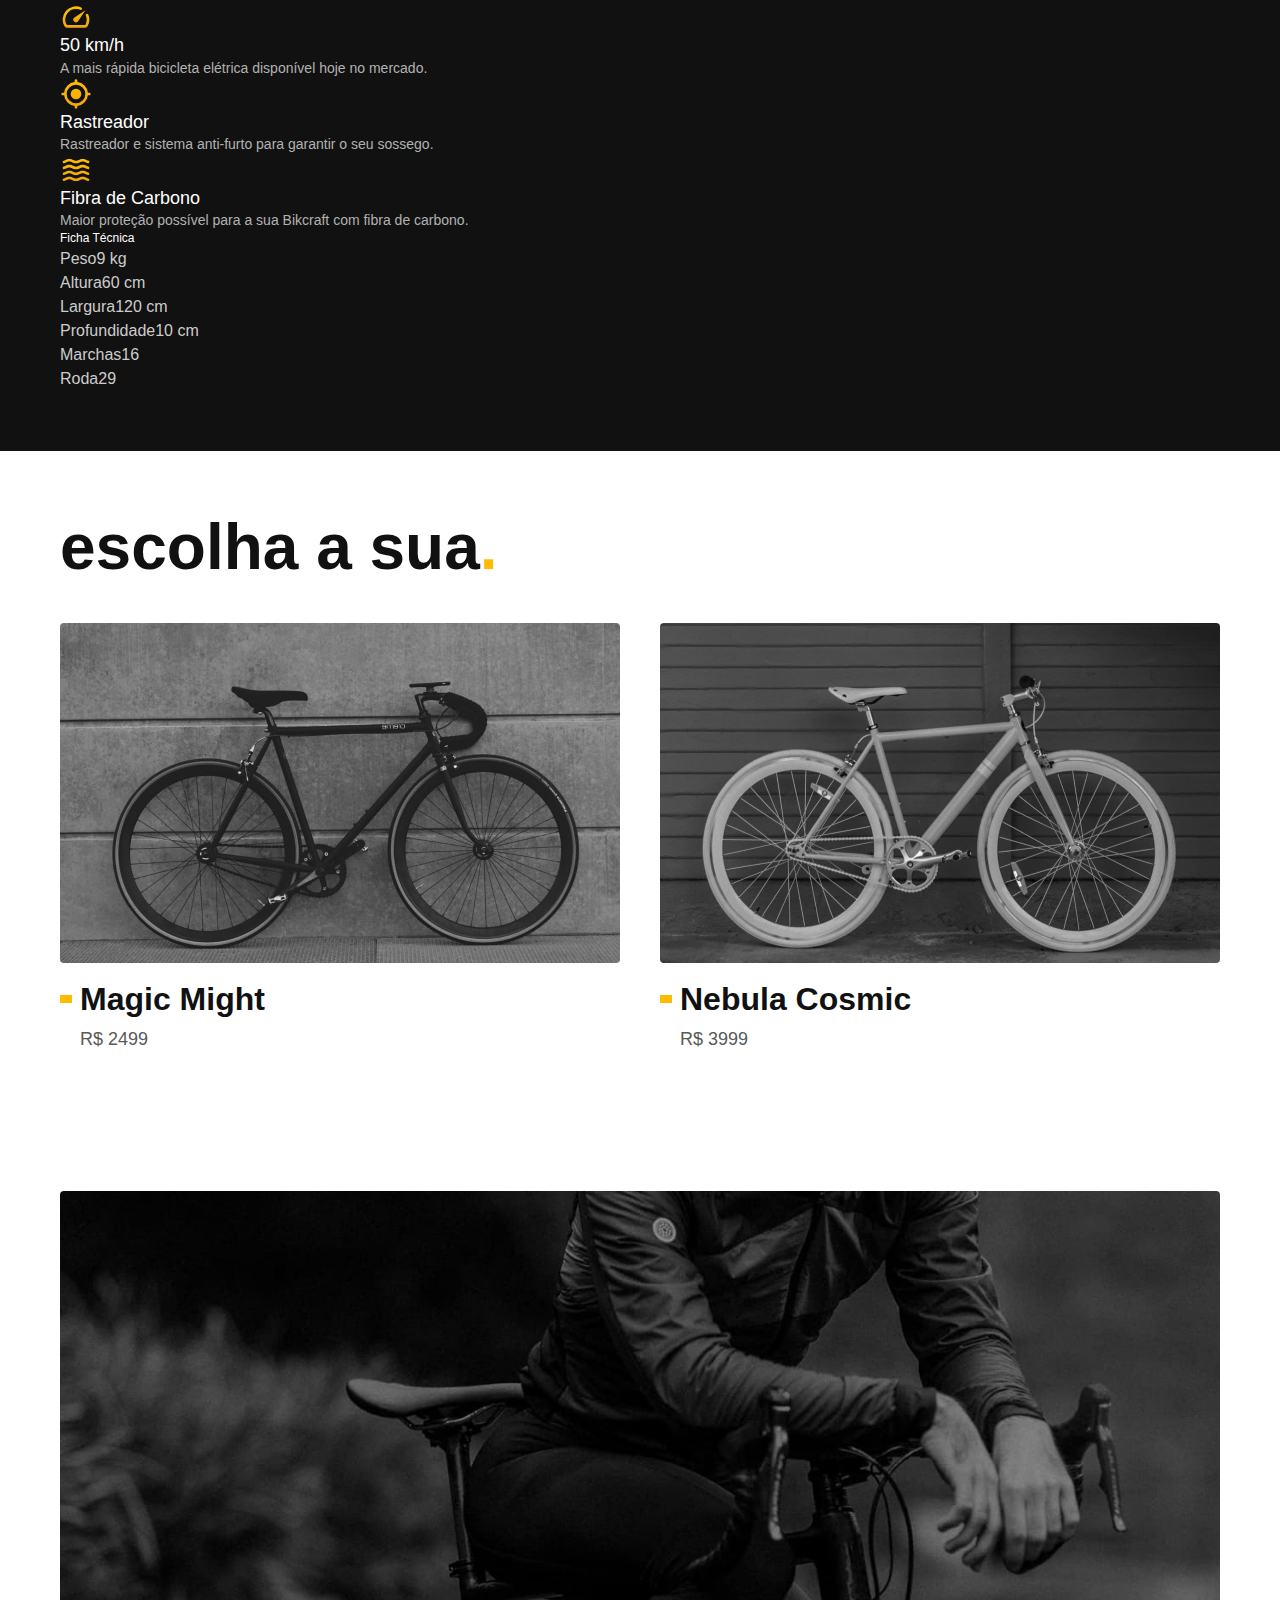
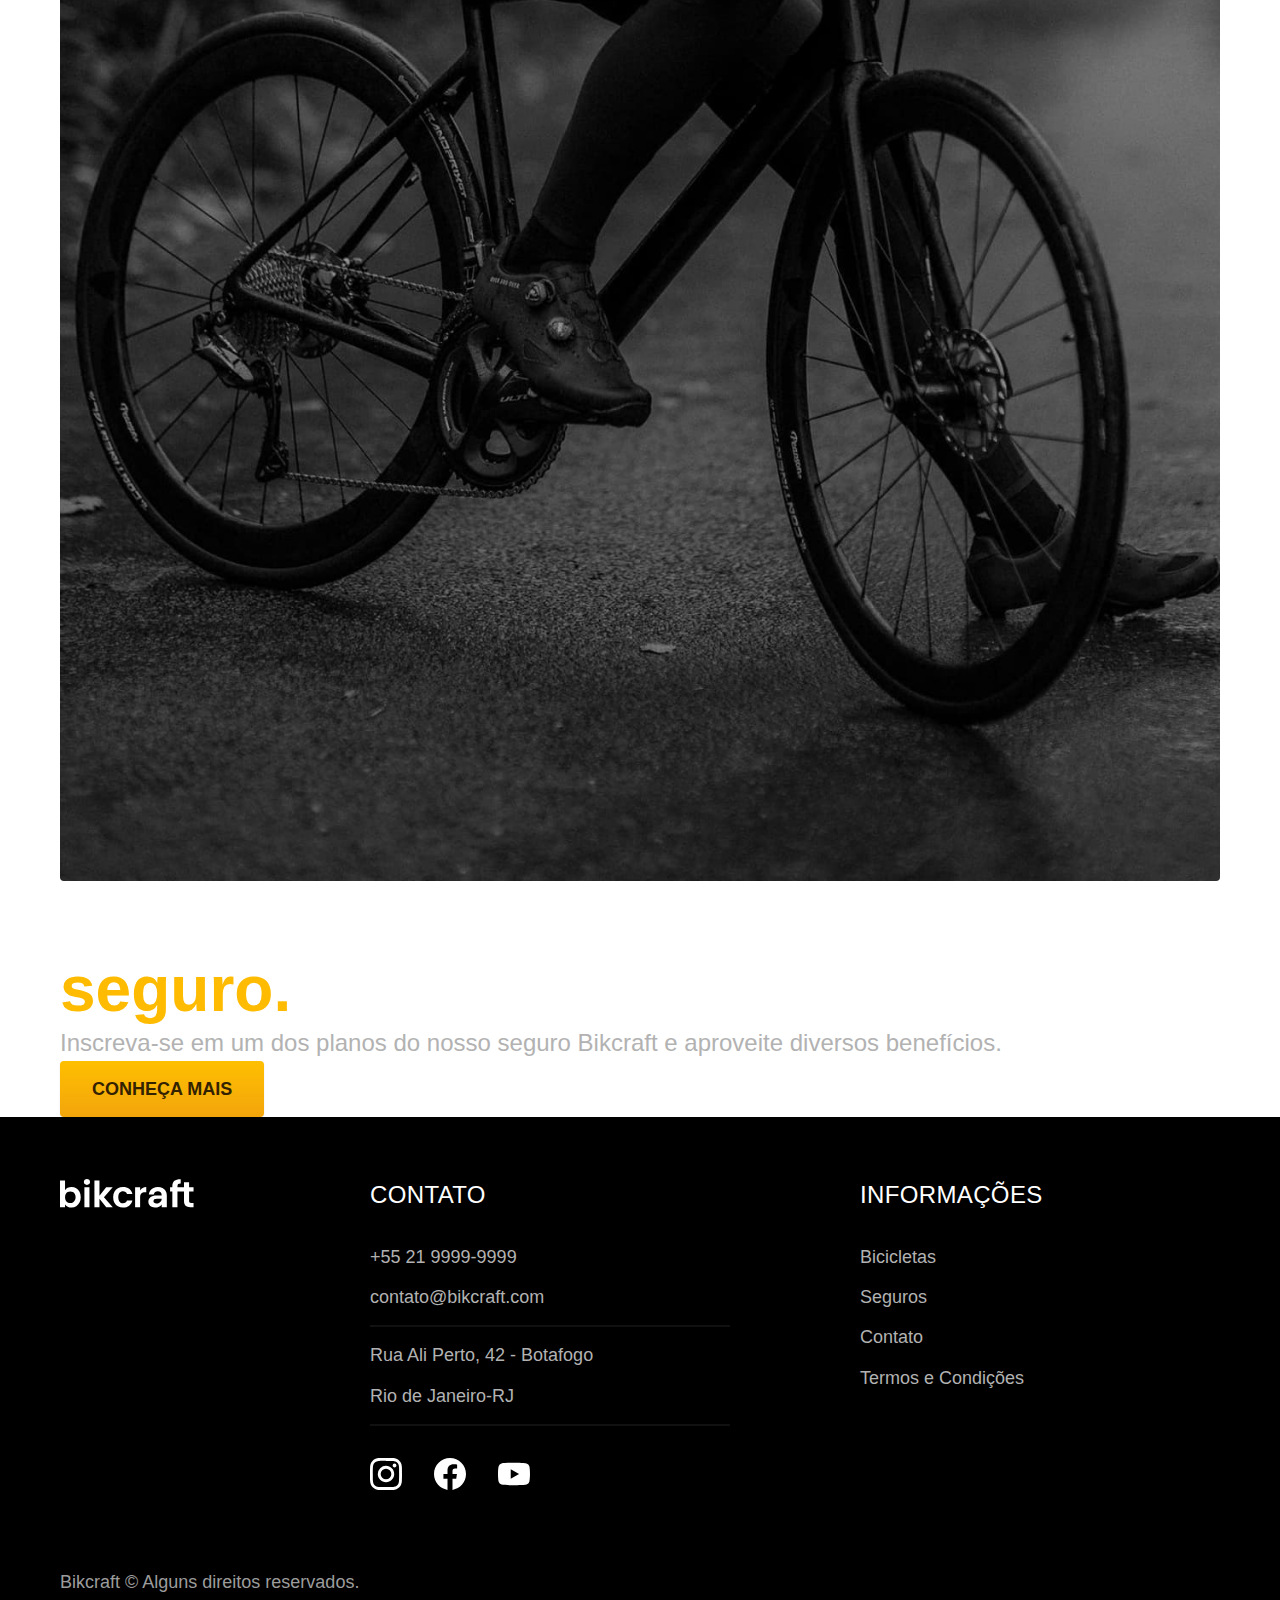
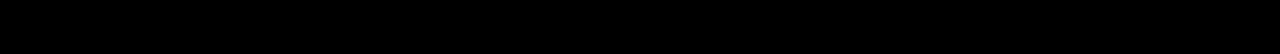
<file: bicicletas/nimbus.html>
<!DOCTYPE html>
<html lang="pt-br">

<head>
    <meta charset="UTF-8">
    <meta http-equiv="X-UA-Compatible" content="IE=edge">
    <meta name="viewport" content="width=device-width, initial-scale=1.0">
    <link rel="stylesheet" href="../css/style.css">
    <title>Nimbus | Bikcraft</title>
    <meta name="description" content="Nimbus.">

</head>

<body id="bicicleta">
    <header class="header-bg">
        <div class="header container">
            <a href="../">
                <img src="../img/bikcraft.svg" alt="Bikcraft">
            </a>
            <nav aria-label="primaria">
                <ul class="header-menu font-1-m cor-0">
                    <li><a href="../bicicletas.html">Bicicletas</a></li>
                    <li><a href="../seguros.html">Seguros</a></li>
                    <li><a href="../contato.html">Contato</a></li>
                </ul>
            </nav>
        </div>
    </header>

    <main class="titulo-bg">
        <div>
            <div class="titulo container">
                <p class="font-2-xl cor-5">R$ 4999</p>
                <h1 class="font-1-xxl cor-0">Nimbus Stark<span class="cor-p1">.</span></h1>
            </div>
        </div>

        <div class="bicicleta container">
            <div class="bicicleta-imagens">
                <img src="../img/bicicleta/nimbus1.jpg" alt="">
                <img src="../img/bicicleta/nimbus2.jpg" alt="">
                <img src="../img/bicicleta/nimbus3.jpg" alt="">
            </div>
            <div class="bicicleta-conteudo">
                <p class="font-2-l cor-5">A Nimbus Stark é a melhor Bikcraft já criada pela nossa equipe. Ela vem equipada com os melhores acessórios, o que garante maior velocidade.</p>
                <div class="bicicleta-comprar">
                    <a class="botao" href="../orcamento.html">Comprar Agora</a>
                    <span class="font-1-xs cor-6"><img src="../img/icones/entrega.svg" alt="">entrega em 5 dias</span>
                    <span class="font-1-xs cor-6"><img src="../img/icones/estoque.svg" alt="">18 em estoque</span>
                </div>
                <h2 class="font-1-xs cor-0">Informações</h2>
                <ul class="bicicleta-informacoes">
                    <li>
                        <img src="../img/icones/eletrica.svg" alt="">
                        <h3 class="font-1-m cor-0">Moto Elétrico</h3>
                        <p class="font-2-xs cor-5">Permite você viajar distâncias inimaginaveis com a sua bike.</p>
                    </li>
                    <li>
                        <img src="../img/icones/velocidade.svg" alt="">
                        <h3 class="font-1-m cor-0">50 km/h</h3>
                        <p class="font-2-xs cor-5">A mais rápida bicicleta elétrica disponível hoje no mercado.</p>
                    </li>
                    <li>
                        <img src="../img/icones/rastreador.svg" alt="">
                        <h3 class="font-1-m cor-0">Rastreador</h3>
                        <p class="font-2-xs cor-5">Rastreador e sistema anti-furto para garantir o seu sossego.</p>
                    </li>
                    <li>
                        <img src="../img/icones/carbono.svg" alt="">
                        <h3 class="font-1-m cor-0">Fibra de Carbono</h3>
                        <p class="font-2-xs cor-5">Maior proteção possível para a sua Bikcraft com fibra de carbono.</p>
                    </li>
                </ul>
                <h2 class="font-1-xs cor-0">Ficha Técnica</h2>
                <ul class="bicicleta-ficha font-2-s cor-4">
                    <li>Peso<span>9 kg</span></li>
                    <li>Altura<span>60 cm</span></li>
                    <li>Largura<span>120 cm</span></li>
                    <li>Profundidade<span>10 cm</span></li>
                    <li>Marchas<span>16</span></li>
                    <li>Roda<span>29</span></li>
                </ul>
            </div>
        </div>

    </main>

    <article class="bicicletas-lista container">
        <h2 class="font-1-xxl">escolha a sua<span class="cor-p1">.</span></h2>
        <ul>
            <li>
                <a href="./magic.html">
                    <img src="../img/bicicletas/magic.jpg" alt="Bicicleta preta">
                    <h3 class="font-1-xl">Magic Might</h3>
                    <span class="font-2-m cor-8">R$ 2499</span>
                </a>
            </li>
            <li>
                <a href="./nebula.html">
                    <img src="../img/bicicletas/nebula.jpg" alt="Bicicleta preta">
                    <h3 class="font-1-xl">Nebula Cosmic</h3>
                    <span class="font-2-m cor-8">R$ 3999</span>
                </a>
            </li>
        </ul>
    </article>

    <article class="seguro-bg">
        <div class="seguro container">
            <div class="seguro-imagem">
                <img src="../img/fotos/seguros.jpg" alt="Pessoa parada em cima de uma bicicleta.">
            </div>
            <div class="seguro-conteudo">
                <h2 class="font-1-xxl cor-0">Pedale mais tranquilo com o nosso <span class="cor-p1">seguro.</span></h2>
                <p class="font-2-l cor-5">Inscreva-se em um dos planos do nosso seguro Bikcraft e aproveite diversos benefícios.</p>
                <a class="botao" href="../seguros.html">Conheça Mais</a>
            </div>
        </div>
    </article>

    <footer class="footer-bg">
        <div class="footer container">
            <img src="../img/bikcraft.svg" alt="">
            <div class="footer-contato">
                <h3 class="font-2-l-b cor-0">Contato</h3>
                <ul class="font-2-m cor-5">
                    <li><a href="tel:+552199999999">+55 21 9999-9999</a></li>
                    <li><a href="mailto:contato@bikcraft.com">contato@bikcraft.com</a></li>
                    <li>Rua Ali Perto, 42 - Botafogo</li>
                    <li>Rio de Janeiro-RJ</li>
                </ul>
                <div class="footer-redes">
                    <a href="../">
                        <img src="../img/redes/instagram.svg" alt="Instagram">
                    </a>
                    <a href="../">
                        <img src="../img/redes/facebook.svg" alt="Facebook">
                    </a>
                    <a href="../">
                        <img src="../img/redes/youtube.svg" alt="Youtube">
                    </a>
                </div>
            </div>
            <div class="footer-informacoes">
                <h3 class="font-2-l-b cor-0">Informações</h3>
                <nav>
                    <ul class="font-1-m cor-5">
                        <li><a href="../bicicletas.html">Bicicletas</a></li>
                        <li><a href="../seguros.html">Seguros</a></li>
                        <li><a href="../contato.html">Contato</a></li>
                        <li><a href="../termos.html">Termos e Condições</a></li>
                    </ul>
                </nav>
            </div>
            <p class="footer-copy font-2-m cor-6">Bikcraft © Alguns direitos reservados.</p>
        </div>
    </footer>

</body>

</html>
</file>
<file: css/style.css>
@import "./global/global.css";
@import "./utilidades/tipografia.css";
@import "./utilidades/cores.css";

@import "./global/header.css";
@import "./global/footer.css";

/* Utilidades */
@import "./utilidades/componentes.css";

/* Home */
@import "./home/introducao.css";
@import "./home/tecnologia.css";
@import "./home/parceiros.css";
@import "./home/depoimento.css";

/* Bicicletas */
@import "./bicicletas/bicicletas-lista.css";

/* Seguros */
@import "./seguros/seguros.css";

/* termos */
@import "./termos/termos.css";
</file>
